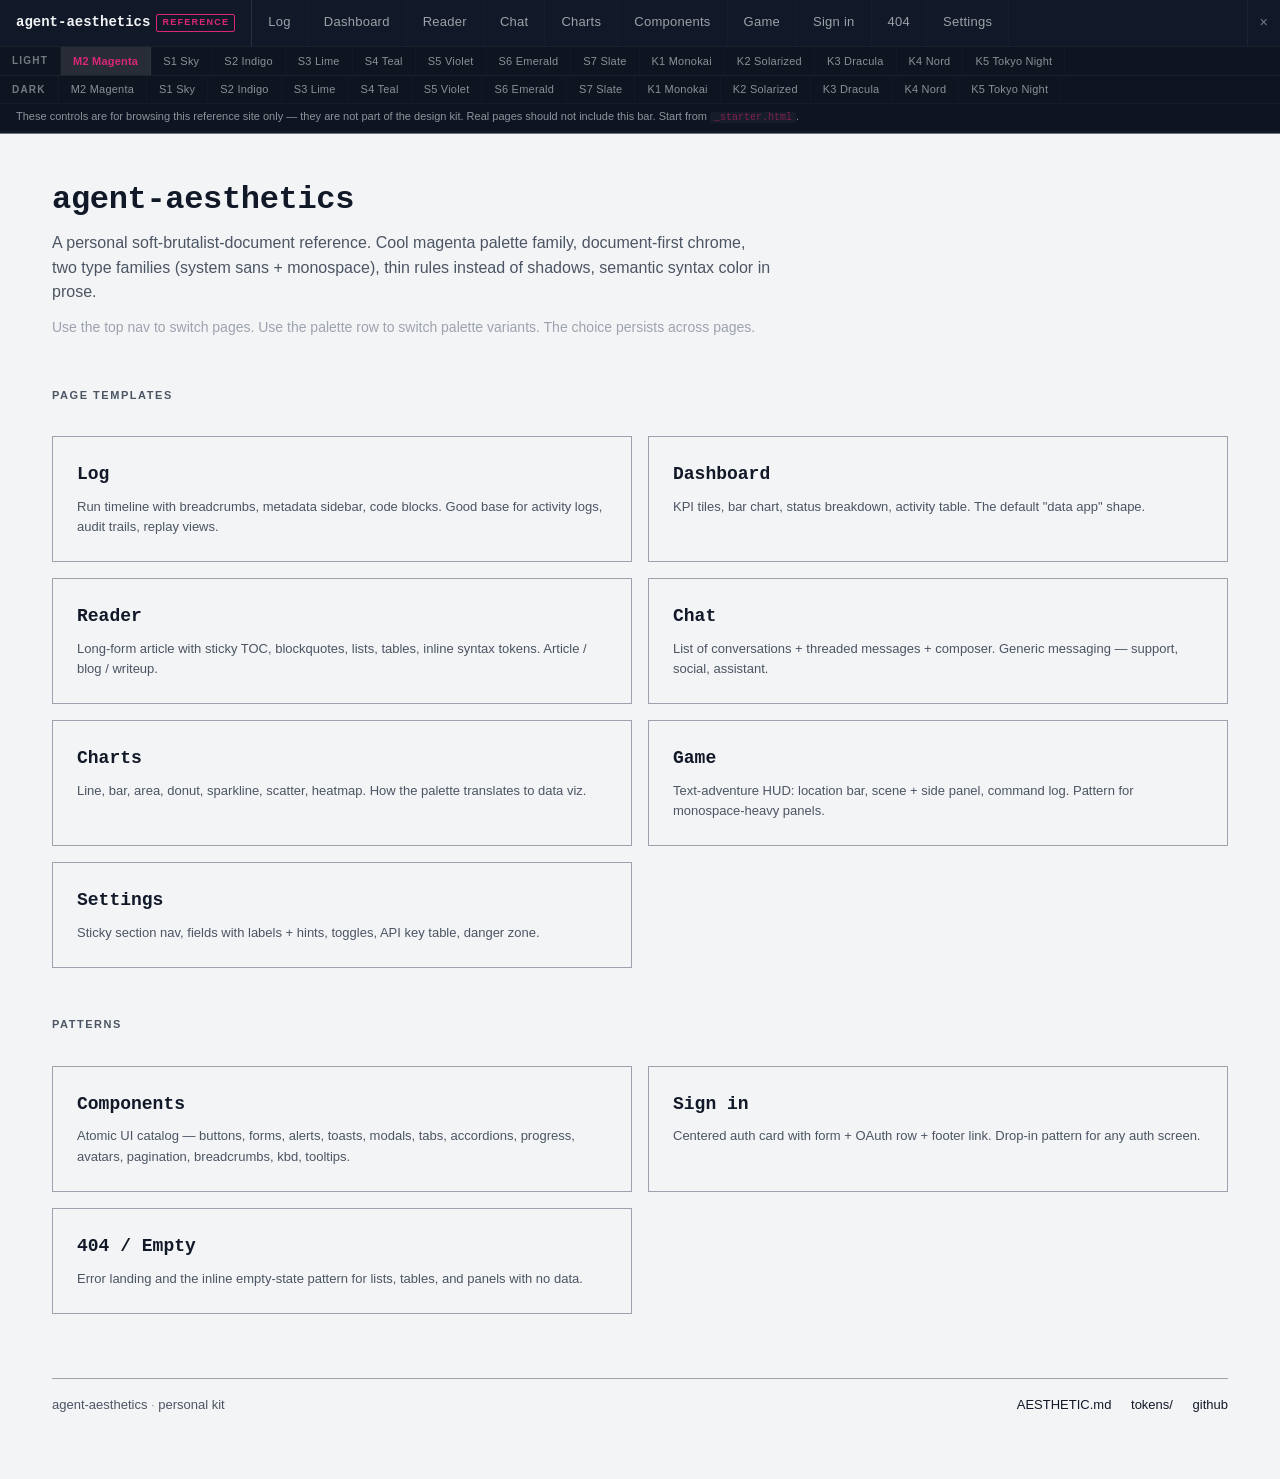
<file: references/web/index.html>
<!doctype html>
<html lang="en">
<head>
<meta charset="utf-8">
<title>agent-aesthetics — index</title>
<meta name="viewport" content="width=device-width, initial-scale=1">
<link rel="stylesheet" href="assets/styles.css">
</head>
<body class="palette-m2">

<!-- Reference-site controls (palette + page switcher), injected by assets/reference.js.
     NOT part of the design kit. Do not copy into real projects; copy _starter.html instead. -->
<nav class="topbar" id="topbar" data-reference-only></nav>

<div class="page">

  <h1 style="font-family: var(--mono);">agent-aesthetics</h1>
  <p style="font-size: 16px; color: var(--text-muted); max-width: 720px; margin: 0 0 var(--space-3) 0;">A personal soft-brutalist-document reference. Cool magenta palette family, document-first chrome, two type families (system sans + monospace), thin rules instead of shadows, semantic syntax color in prose.</p>
  <p style="font-size: 14px; color: var(--text-faint); max-width: 720px; margin: 0 0 var(--space-6) 0;">Use the top nav to switch pages. Use the palette row to switch palette variants. The choice persists across pages.</p>

  <div class="hub-section-title">Page templates</div>
  <div class="hub-grid">
    <a class="hub-card" href="log.html">
      <h3>Log</h3>
      <p>Run timeline with breadcrumbs, metadata sidebar, code blocks. Good base for activity logs, audit trails, replay views.</p>
    </a>
    <a class="hub-card" href="dashboard.html">
      <h3>Dashboard</h3>
      <p>KPI tiles, bar chart, status breakdown, activity table. The default "data app" shape.</p>
    </a>
    <a class="hub-card" href="reader.html">
      <h3>Reader</h3>
      <p>Long-form article with sticky TOC, blockquotes, lists, tables, inline syntax tokens. Article / blog / writeup.</p>
    </a>
    <a class="hub-card" href="chat.html">
      <h3>Chat</h3>
      <p>List of conversations + threaded messages + composer. Generic messaging — support, social, assistant.</p>
    </a>
    <a class="hub-card" href="charts.html">
      <h3>Charts</h3>
      <p>Line, bar, area, donut, sparkline, scatter, heatmap. How the palette translates to data viz.</p>
    </a>
    <a class="hub-card" href="game.html">
      <h3>Game</h3>
      <p>Text-adventure HUD: location bar, scene + side panel, command log. Pattern for monospace-heavy panels.</p>
    </a>
    <a class="hub-card" href="settings.html">
      <h3>Settings</h3>
      <p>Sticky section nav, fields with labels + hints, toggles, API key table, danger zone.</p>
    </a>
  </div>

  <div class="hub-section-title">Patterns</div>
  <div class="hub-grid">
    <a class="hub-card" href="components.html">
      <h3>Components</h3>
      <p>Atomic UI catalog — buttons, forms, alerts, toasts, modals, tabs, accordions, progress, avatars, pagination, breadcrumbs, kbd, tooltips.</p>
    </a>
    <a class="hub-card" href="signin.html">
      <h3>Sign in</h3>
      <p>Centered auth card with form + OAuth row + footer link. Drop-in pattern for any auth screen.</p>
    </a>
    <a class="hub-card" href="notfound.html">
      <h3>404 / Empty</h3>
      <p>Error landing and the inline empty-state pattern for lists, tables, and panels with no data.</p>
    </a>
  </div>

  <footer class="site">
    <span>agent-aesthetics <span class="dot">·</span> personal kit</span>
    <nav>
      <a href="#">AESTHETIC.md</a>
      <a href="#">tokens/</a>
      <a href="#">github</a>
    </nav>
  </footer>

</div>

<script src="assets/reference.js"></script>
</body>
</html>
</file>
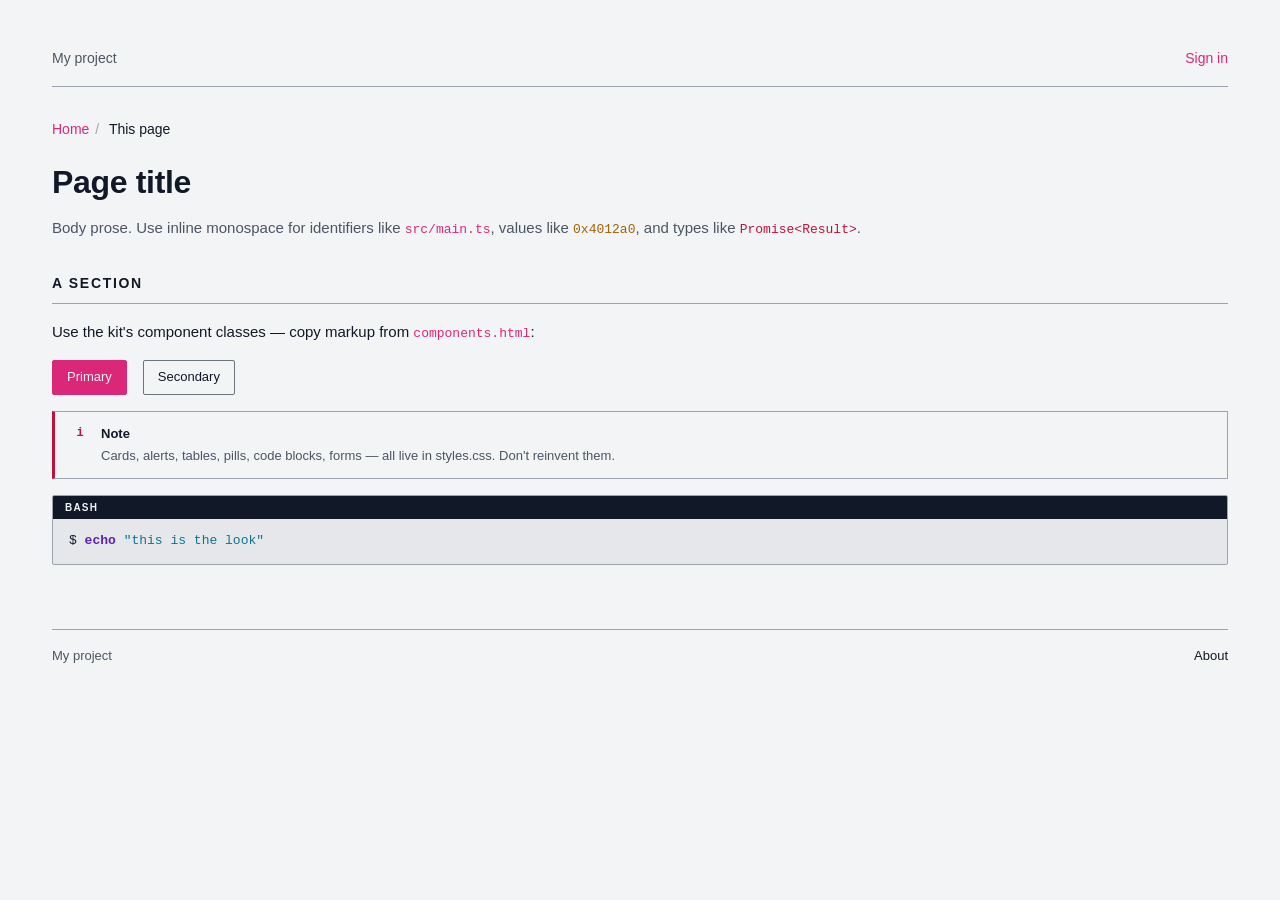
<file: references/web/_starter.html>
<!doctype html>
<!--
  ===========================================================================
  STARTER TEMPLATE — copy THIS into a real project, not the other pages.

  The whole kit a real project needs is ONE file: assets/theme.css.
  It ships the M2 palette and themes itself:
    - light by default
    - dark automatically when the OS prefers dark (no JS)
    - force a mode with <html data-theme="dark"> or data-theme="light"

  A real page therefore needs only:
    1. <link rel="stylesheet" href="assets/theme.css">
    2. your content inside a <div class="page"> wrapper

  Do NOT copy styles.css or reference.js, and do NOT add
  <nav class="topbar"> — those power the reference site only.
  ===========================================================================
-->
<html lang="en">
<head>
<meta charset="utf-8">
<title>My project</title>
<meta name="viewport" content="width=device-width, initial-scale=1">

<!-- The kit. The only file you must copy. Self-themes light/dark. -->
<link rel="stylesheet" href="assets/theme.css">
</head>

<!-- No palette class needed. To pin a mode, add data-theme to <html> above. -->
<body>

<div class="page">

  <!-- optional top row: brand on the left, an action/auth link on the right -->
  <div class="top-row">
    <span class="brand">My project</span>
    <a class="signin" href="#">Sign in</a>
  </div>

  <!-- breadcrumbs instead of a nav bar (document-first) -->
  <nav class="breadcrumb">
    <a href="#">Home</a><span class="sep">/</span>
    <span class="current">This page</span>
  </nav>

  <h1>Page title</h1>
  <p style="color: var(--text-muted);">
    Body prose. Use inline monospace for identifiers like
    <code class="t-path">src/main.ts</code>, values like
    <code class="t-num">0x4012a0</code>, and types like
    <code class="t-type">Promise&lt;Result&gt;</code>.
  </p>

  <h2>A section</h2>
  <p>Use the kit's component classes — copy markup from
    <code class="t-path">components.html</code>:</p>

  <div style="display: flex; gap: var(--space-2); margin: var(--space-4) 0;">
    <a class="btn" href="#">Primary</a>
    <a class="btn secondary" href="#">Secondary</a>
  </div>

  <div class="alert info" style="margin-bottom: var(--space-4);">
    <span class="alert-mark">i</span>
    <div>
      <p class="alert-title">Note</p>
      <p class="alert-body">Cards, alerts, tables, pills, code blocks, forms —
        all live in styles.css. Don't reinvent them.</p>
    </div>
  </div>

  <div class="codeblock">
    <div class="lang">BASH</div>
<pre><code>$ <span class="t-kw">echo</span> <span class="t-str">"this is the look"</span></code></pre>
  </div>

  <footer class="site">
    <span>My project</span>
    <nav><a href="#">About</a></nav>
  </footer>

</div>

<!--
  NO <script src="assets/reference.js"> here. That's reference-site only.
  This page is complete as-is.
-->
</body>
</html>
</file>
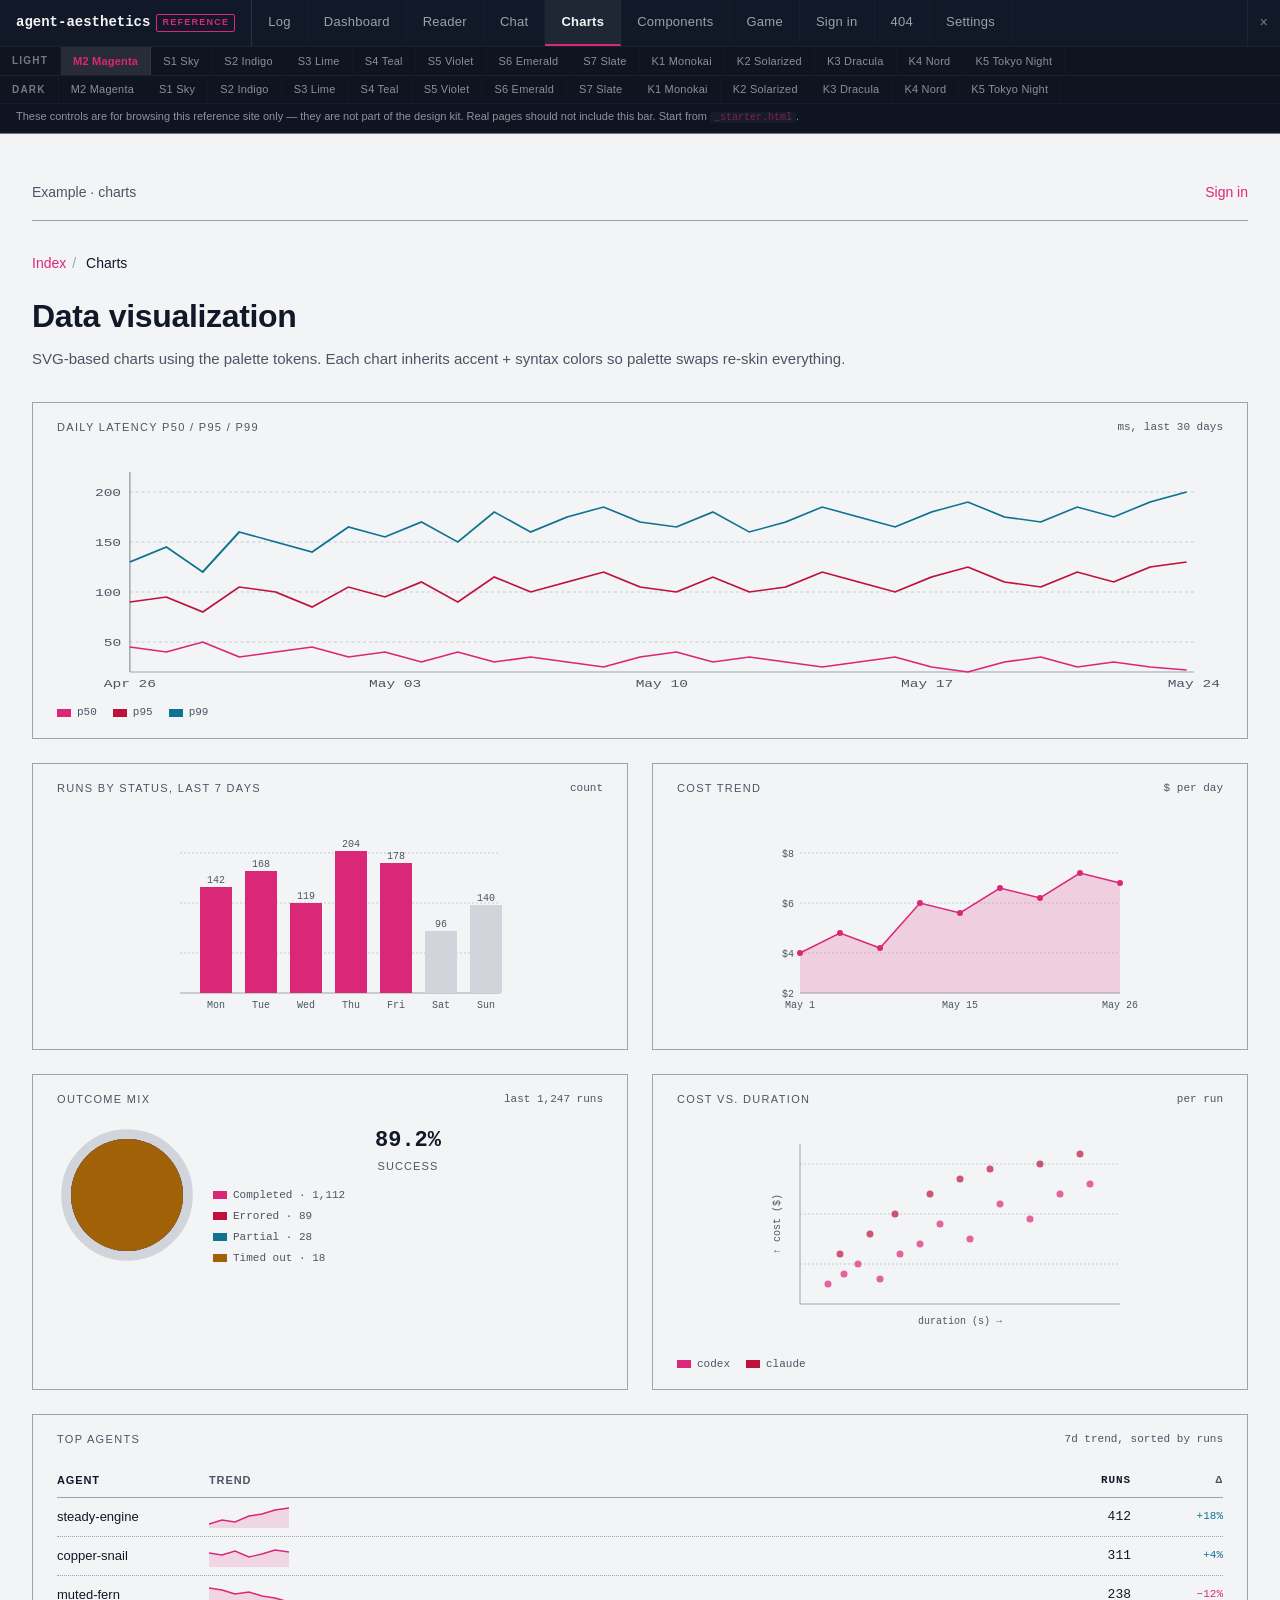
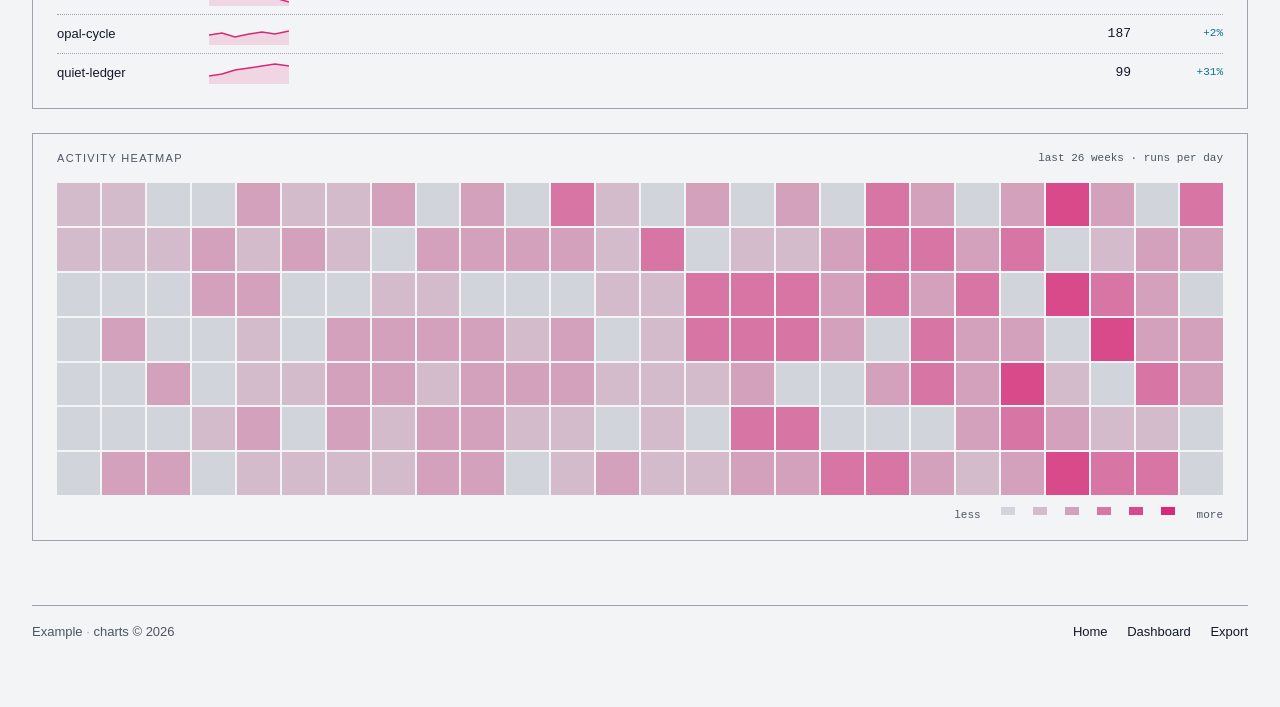
<file: references/web/charts.html>
<!doctype html>
<html lang="en">
<head>
<meta charset="utf-8">
<title>agent-aesthetics — Charts</title>
<meta name="viewport" content="width=device-width, initial-scale=1">
<link rel="stylesheet" href="assets/styles.css">
</head>
<body class="palette-m2">

<!-- Reference-site controls (palette + page switcher), injected by assets/reference.js.
     NOT part of the design kit. Do not copy into real projects; copy _starter.html instead. -->
<nav class="topbar" id="topbar" data-reference-only></nav>

<div class="page wide">

  <div class="top-row">
    <span class="brand">Example <span class="dot">·</span> charts</span>
    <a class="signin" href="signin.html">Sign in</a>
  </div>

  <nav class="breadcrumb">
    <a href="index.html">Index</a><span class="sep">/</span>
    <span class="current">Charts</span>
  </nav>

  <h1>Data visualization</h1>
  <p style="color: var(--text-muted); margin: 0 0 var(--space-6) 0;">SVG-based charts using the palette tokens. Each chart inherits accent + syntax colors so palette swaps re-skin everything.</p>

  <div class="charts-grid">

    <!-- LINE CHART -->
    <div class="card full">
      <div class="card-title"><span>Daily latency p50 / p95 / p99</span><span class="meta">ms, last 30 days</span></div>

      <svg viewBox="0 0 800 240" class="chart-svg" preserveAspectRatio="none" style="height: 240px;">
        <!-- gridlines -->
        <line class="grid-line" x1="50" y1="40" x2="780" y2="40" />
        <line class="grid-line" x1="50" y1="90" x2="780" y2="90" />
        <line class="grid-line" x1="50" y1="140" x2="780" y2="140" />
        <line class="grid-line" x1="50" y1="190" x2="780" y2="190" />
        <!-- y labels -->
        <text class="tick-label" x="44" y="44" text-anchor="end">200</text>
        <text class="tick-label" x="44" y="94" text-anchor="end">150</text>
        <text class="tick-label" x="44" y="144" text-anchor="end">100</text>
        <text class="tick-label" x="44" y="194" text-anchor="end">50</text>
        <!-- axes -->
        <line class="axis-line" x1="50" y1="220" x2="780" y2="220" />
        <line class="axis-line" x1="50" y1="20" x2="50" y2="220" />
        <!-- x labels -->
        <text class="tick-label" x="50" y="235" text-anchor="middle">Apr 26</text>
        <text class="tick-label" x="232" y="235" text-anchor="middle">May 03</text>
        <text class="tick-label" x="415" y="235" text-anchor="middle">May 10</text>
        <text class="tick-label" x="597" y="235" text-anchor="middle">May 17</text>
        <text class="tick-label" x="780" y="235" text-anchor="middle">May 24</text>

        <!-- p99 -->
        <polyline class="series-line s3" points="50,110 75,95 100,120 125,80 150,90 175,100 200,75 225,85 250,70 275,90 300,60 325,80 350,65 375,55 400,70 425,75 450,60 475,80 500,70 525,55 550,65 575,75 600,60 625,50 650,65 675,70 700,55 725,65 750,50 775,40" />
        <!-- p95 -->
        <polyline class="series-line s2" points="50,150 75,145 100,160 125,135 150,140 175,155 200,135 225,145 250,130 275,150 300,125 325,140 350,130 375,120 400,135 425,140 450,125 475,140 500,135 525,120 550,130 575,140 600,125 625,115 650,130 675,135 700,120 725,130 750,115 775,110" />
        <!-- p50 (accent) -->
        <polyline class="series-line" points="50,195 75,200 100,190 125,205 150,200 175,195 200,205 225,200 250,210 275,200 300,210 325,205 350,210 375,215 400,205 425,200 450,210 475,205 500,210 525,215 550,210 575,205 600,215 625,220 650,210 675,205 700,215 725,210 750,215 775,218" />
      </svg>

      <div class="legend">
        <span><span class="sw s1"></span>p50</span>
        <span><span class="sw s2"></span>p95</span>
        <span><span class="sw s3"></span>p99</span>
      </div>
    </div>

    <!-- BAR CHART -->
    <div class="card">
      <div class="card-title"><span>Runs by status, last 7 days</span><span class="meta">count</span></div>

      <svg viewBox="0 0 380 220" class="chart-svg" style="height: 220px;">
        <!-- gridlines -->
        <line class="grid-line" x1="40" y1="40" x2="360" y2="40" />
        <line class="grid-line" x1="40" y1="90" x2="360" y2="90" />
        <line class="grid-line" x1="40" y1="140" x2="360" y2="140" />
        <!-- axes -->
        <line class="axis-line" x1="40" y1="180" x2="360" y2="180" />
        <!-- bars -->
        <rect class="series-bar" x="60"  y="74"  width="32" height="106" />
        <rect class="series-bar" x="105" y="58"  width="32" height="122" />
        <rect class="series-bar" x="150" y="90"  width="32" height="90" />
        <rect class="series-bar" x="195" y="38"  width="32" height="142" />
        <rect class="series-bar" x="240" y="50"  width="32" height="130" />
        <rect class="series-bar dim" x="285" y="118" width="32" height="62" />
        <rect class="series-bar dim" x="330" y="92" width="32" height="88" />
        <!-- bar labels -->
        <text class="tick-label" x="76"  y="195" text-anchor="middle">Mon</text>
        <text class="tick-label" x="121" y="195" text-anchor="middle">Tue</text>
        <text class="tick-label" x="166" y="195" text-anchor="middle">Wed</text>
        <text class="tick-label" x="211" y="195" text-anchor="middle">Thu</text>
        <text class="tick-label" x="256" y="195" text-anchor="middle">Fri</text>
        <text class="tick-label" x="301" y="195" text-anchor="middle">Sat</text>
        <text class="tick-label" x="346" y="195" text-anchor="middle">Sun</text>
        <!-- value tops -->
        <text class="tick-label" x="76"  y="70"  text-anchor="middle">142</text>
        <text class="tick-label" x="121" y="54"  text-anchor="middle">168</text>
        <text class="tick-label" x="166" y="86"  text-anchor="middle">119</text>
        <text class="tick-label" x="211" y="34"  text-anchor="middle">204</text>
        <text class="tick-label" x="256" y="46"  text-anchor="middle">178</text>
        <text class="tick-label" x="301" y="114" text-anchor="middle">96</text>
        <text class="tick-label" x="346" y="88"  text-anchor="middle">140</text>
      </svg>
    </div>

    <!-- AREA CHART -->
    <div class="card">
      <div class="card-title"><span>Cost trend</span><span class="meta">$ per day</span></div>

      <svg viewBox="0 0 380 220" class="chart-svg" style="height: 220px;">
        <!-- gridlines -->
        <line class="grid-line" x1="40" y1="40" x2="360" y2="40" />
        <line class="grid-line" x1="40" y1="90" x2="360" y2="90" />
        <line class="grid-line" x1="40" y1="140" x2="360" y2="140" />
        <line class="axis-line" x1="40" y1="180" x2="360" y2="180" />

        <!-- area -->
        <polygon class="series-area" points="40,140 80,120 120,135 160,90 200,100 240,75 280,85 320,60 360,70 360,180 40,180" />
        <polyline class="series-line" points="40,140 80,120 120,135 160,90 200,100 240,75 280,85 320,60 360,70" />
        <!-- dots -->
        <circle class="series-dot" cx="40"  cy="140" r="3" />
        <circle class="series-dot" cx="80"  cy="120" r="3" />
        <circle class="series-dot" cx="120" cy="135" r="3" />
        <circle class="series-dot" cx="160" cy="90"  r="3" />
        <circle class="series-dot" cx="200" cy="100" r="3" />
        <circle class="series-dot" cx="240" cy="75"  r="3" />
        <circle class="series-dot" cx="280" cy="85"  r="3" />
        <circle class="series-dot" cx="320" cy="60"  r="3" />
        <circle class="series-dot" cx="360" cy="70"  r="3" />

        <text class="tick-label" x="40"  y="195" text-anchor="middle">May 1</text>
        <text class="tick-label" x="200" y="195" text-anchor="middle">May 15</text>
        <text class="tick-label" x="360" y="195" text-anchor="middle">May 26</text>
        <text class="tick-label" x="34"  y="44"  text-anchor="end">$8</text>
        <text class="tick-label" x="34"  y="94"  text-anchor="end">$6</text>
        <text class="tick-label" x="34"  y="144" text-anchor="end">$4</text>
        <text class="tick-label" x="34"  y="184" text-anchor="end">$2</text>
      </svg>
    </div>

    <!-- DONUT CHART -->
    <div class="card">
      <div class="card-title"><span>Outcome mix</span><span class="meta">last 1,247 runs</span></div>

      <div class="donut-wrap">
        <svg viewBox="0 0 100 100" class="donut-svg" style="width: 140px; height: 140px;">
          <!-- track -->
          <circle cx="50" cy="50" r="40" fill="none" stroke="var(--bg-3)" stroke-width="14" />
          <!-- slices: stroke-dasharray = [length, gap]; circumference = 2*pi*40 ≈ 251.3 -->
          <!-- s1: completed 89.2% → 224.2 -->
          <circle class="slice s1" cx="50" cy="50" r="40" fill="none" stroke-width="14"
            stroke-dasharray="224.2 251.3" stroke-dashoffset="0" transform="rotate(-90 50 50)" />
          <!-- s2: errored 7.1% → 17.8, start after 224.2 → dashoffset -224.2 -->
          <circle class="slice s2" cx="50" cy="50" r="40" fill="none" stroke-width="14"
            stroke-dasharray="17.8 251.3" stroke-dashoffset="-224.2" transform="rotate(-90 50 50)" />
          <!-- s3: partial 2.2% → 5.5, start after 242 → dashoffset -242 -->
          <circle class="slice s3" cx="50" cy="50" r="40" fill="none" stroke-width="14"
            stroke-dasharray="5.5 251.3" stroke-dashoffset="-242" transform="rotate(-90 50 50)" />
          <!-- s4: timeout 1.4% → 3.5 -->
          <circle class="slice s4" cx="50" cy="50" r="40" fill="none" stroke-width="14"
            stroke-dasharray="3.5 251.3" stroke-dashoffset="-247.5" transform="rotate(-90 50 50)" />
        </svg>
        <div>
          <div class="donut-center">
            <div class="big">89.2%</div>
            <div class="lbl">Success</div>
          </div>
          <div class="legend" style="margin-top: var(--space-3); flex-direction: column; gap: 4px;">
            <span><span class="sw" style="background: var(--accent);"></span>Completed · 1,112</span>
            <span><span class="sw" style="background: var(--syn-type);"></span>Errored · 89</span>
            <span><span class="sw" style="background: var(--syn-str);"></span>Partial · 28</span>
            <span><span class="sw" style="background: var(--syn-num);"></span>Timed out · 18</span>
          </div>
        </div>
      </div>
    </div>

    <!-- SCATTER -->
    <div class="card">
      <div class="card-title"><span>Cost vs. duration</span><span class="meta">per run</span></div>

      <svg viewBox="0 0 380 220" class="chart-svg" style="height: 220px;">
        <line class="grid-line" x1="40" y1="40" x2="360" y2="40" />
        <line class="grid-line" x1="40" y1="90" x2="360" y2="90" />
        <line class="grid-line" x1="40" y1="140" x2="360" y2="140" />
        <line class="axis-line" x1="40" y1="180" x2="360" y2="180" />
        <line class="axis-line" x1="40" y1="20" x2="40" y2="180" />

        <!-- codex points (s1 / accent) -->
        <circle class="scatter-pt" cx="68"  cy="160" r="3.5" />
        <circle class="scatter-pt" cx="84"  cy="150" r="3.5" />
        <circle class="scatter-pt" cx="98"  cy="140" r="3.5" />
        <circle class="scatter-pt" cx="120" cy="155" r="3.5" />
        <circle class="scatter-pt" cx="140" cy="130" r="3.5" />
        <circle class="scatter-pt" cx="160" cy="120" r="3.5" />
        <circle class="scatter-pt" cx="180" cy="100" r="3.5" />
        <circle class="scatter-pt" cx="210" cy="115" r="3.5" />
        <circle class="scatter-pt" cx="240" cy="80"  r="3.5" />
        <circle class="scatter-pt" cx="270" cy="95"  r="3.5" />
        <circle class="scatter-pt" cx="300" cy="70"  r="3.5" />
        <circle class="scatter-pt" cx="330" cy="60"  r="3.5" />

        <!-- claude points (s2 / type) -->
        <circle class="scatter-pt s2" cx="80"  cy="130" r="3.5" />
        <circle class="scatter-pt s2" cx="110" cy="110" r="3.5" />
        <circle class="scatter-pt s2" cx="135" cy="90"  r="3.5" />
        <circle class="scatter-pt s2" cx="170" cy="70"  r="3.5" />
        <circle class="scatter-pt s2" cx="200" cy="55"  r="3.5" />
        <circle class="scatter-pt s2" cx="230" cy="45"  r="3.5" />
        <circle class="scatter-pt s2" cx="280" cy="40"  r="3.5" />
        <circle class="scatter-pt s2" cx="320" cy="30"  r="3.5" />

        <text class="tick-label" x="200" y="200" text-anchor="middle">duration (s) →</text>
        <text class="tick-label" x="20"  y="100" text-anchor="middle" transform="rotate(-90 20 100)">↑ cost ($)</text>
      </svg>

      <div class="legend">
        <span><span class="sw s1"></span>codex</span>
        <span><span class="sw s2"></span>claude</span>
      </div>
    </div>

    <!-- SPARKLINE TABLE -->
    <div class="card full">
      <div class="card-title"><span>Top agents</span><span class="meta">7d trend, sorted by runs</span></div>

      <div class="stat-row" style="font-weight: 600; color: var(--text-muted); border-bottom: 1px solid var(--rule); padding-bottom: var(--space-2); font-size: 11px; text-transform: uppercase; letter-spacing: 0.08em;">
        <span class="name">Agent</span>
        <span style="font-family: var(--sans);">Trend</span>
        <span class="num">Runs</span>
        <span class="delta">Δ</span>
      </div>

      <div class="stat-row">
        <span class="name">steady-engine</span>
        <span>
          <svg class="sparkline" viewBox="0 0 80 22" preserveAspectRatio="none">
            <path class="area" d="M0,18 L13,14 L26,16 L40,10 L53,8 L66,4 L80,2 L80,22 L0,22 Z" />
            <path class="line" d="M0,18 L13,14 L26,16 L40,10 L53,8 L66,4 L80,2" />
          </svg>
        </span>
        <span class="num">412</span>
        <span class="delta up">+18%</span>
      </div>

      <div class="stat-row">
        <span class="name">copper-snail</span>
        <span>
          <svg class="sparkline" viewBox="0 0 80 22" preserveAspectRatio="none">
            <path class="area" d="M0,8 L13,10 L26,6 L40,12 L53,9 L66,5 L80,7 L80,22 L0,22 Z" />
            <path class="line" d="M0,8 L13,10 L26,6 L40,12 L53,9 L66,5 L80,7" />
          </svg>
        </span>
        <span class="num">311</span>
        <span class="delta up">+4%</span>
      </div>

      <div class="stat-row">
        <span class="name">muted-fern</span>
        <span>
          <svg class="sparkline" viewBox="0 0 80 22" preserveAspectRatio="none">
            <path class="area" d="M0,4 L13,6 L26,10 L40,8 L53,12 L66,14 L80,18 L80,22 L0,22 Z" />
            <path class="line" d="M0,4 L13,6 L26,10 L40,8 L53,12 L66,14 L80,18" />
          </svg>
        </span>
        <span class="num">238</span>
        <span class="delta down">−12%</span>
      </div>

      <div class="stat-row">
        <span class="name">opal-cycle</span>
        <span>
          <svg class="sparkline" viewBox="0 0 80 22" preserveAspectRatio="none">
            <path class="area" d="M0,12 L13,10 L26,14 L40,11 L53,9 L66,11 L80,8 L80,22 L0,22 Z" />
            <path class="line" d="M0,12 L13,10 L26,14 L40,11 L53,9 L66,11 L80,8" />
          </svg>
        </span>
        <span class="num">187</span>
        <span class="delta up">+2%</span>
      </div>

      <div class="stat-row">
        <span class="name">quiet-ledger</span>
        <span>
          <svg class="sparkline" viewBox="0 0 80 22" preserveAspectRatio="none">
            <path class="area" d="M0,14 L13,12 L26,8 L40,6 L53,4 L66,2 L80,4 L80,22 L0,22 Z" />
            <path class="line" d="M0,14 L13,12 L26,8 L40,6 L53,4 L66,2 L80,4" />
          </svg>
        </span>
        <span class="num">99</span>
        <span class="delta up">+31%</span>
      </div>

    </div>

    <!-- HEATMAP -->
    <div class="card full">
      <div class="card-title"><span>Activity heatmap</span><span class="meta">last 26 weeks · runs per day</span></div>

      <div class="heatmap" id="heatmap" style="grid-template-columns: repeat(26, 1fr); grid-template-rows: repeat(7, 1fr);"></div>

      <div class="legend" style="justify-content: flex-end; margin-top: var(--space-3);">
        <span style="margin-right: 4px;">less</span>
        <span class="sw" style="background: var(--bg-3); margin-right: 2px;"></span>
        <span class="sw" style="background: color-mix(in srgb, var(--accent) 15%, var(--bg-3)); margin-right: 2px;"></span>
        <span class="sw" style="background: color-mix(in srgb, var(--accent) 30%, var(--bg-3)); margin-right: 2px;"></span>
        <span class="sw" style="background: color-mix(in srgb, var(--accent) 55%, var(--bg-3)); margin-right: 2px;"></span>
        <span class="sw" style="background: color-mix(in srgb, var(--accent) 80%, var(--bg-3)); margin-right: 2px;"></span>
        <span class="sw" style="background: var(--accent); margin-right: 6px;"></span>
        <span>more</span>
      </div>
    </div>

  </div>

  <footer class="site">
    <span>Example <span class="dot">·</span> charts © 2026</span>
    <nav>
      <a href="index.html">Home</a>
      <a href="dashboard.html">Dashboard</a>
      <a href="#">Export</a>
    </nav>
  </footer>

</div>

<script>
  // generate heatmap cells (26 weeks × 7 days = 182 cells)
  (function(){
    var hm = document.getElementById('heatmap');
    if (!hm) return;
    // deterministic pseudo-random pattern, weighted by recency
    var s = 17;
    function r(){ s = (s * 1103515245 + 12345) & 0x7fffffff; return s / 0x7fffffff; }
    // column-major: weeks × days
    var cells = [];
    for (var d = 0; d < 7; d++) {
      for (var w = 0; w < 26; w++) {
        var weight = 0.3 + (w / 26) * 0.6;
        var v = r() * weight;
        var lv = v < 0.15 ? 0 : v < 0.3 ? 1 : v < 0.5 ? 2 : v < 0.7 ? 3 : v < 0.88 ? 4 : 5;
        cells.push('<div class="cell' + (lv ? ' lv' + lv : '') + '" title="week ' + (w+1) + '"></div>');
      }
    }
    hm.innerHTML = cells.join('');
  })();
</script>

<script src="assets/reference.js"></script>
</body>
</html>
</file>
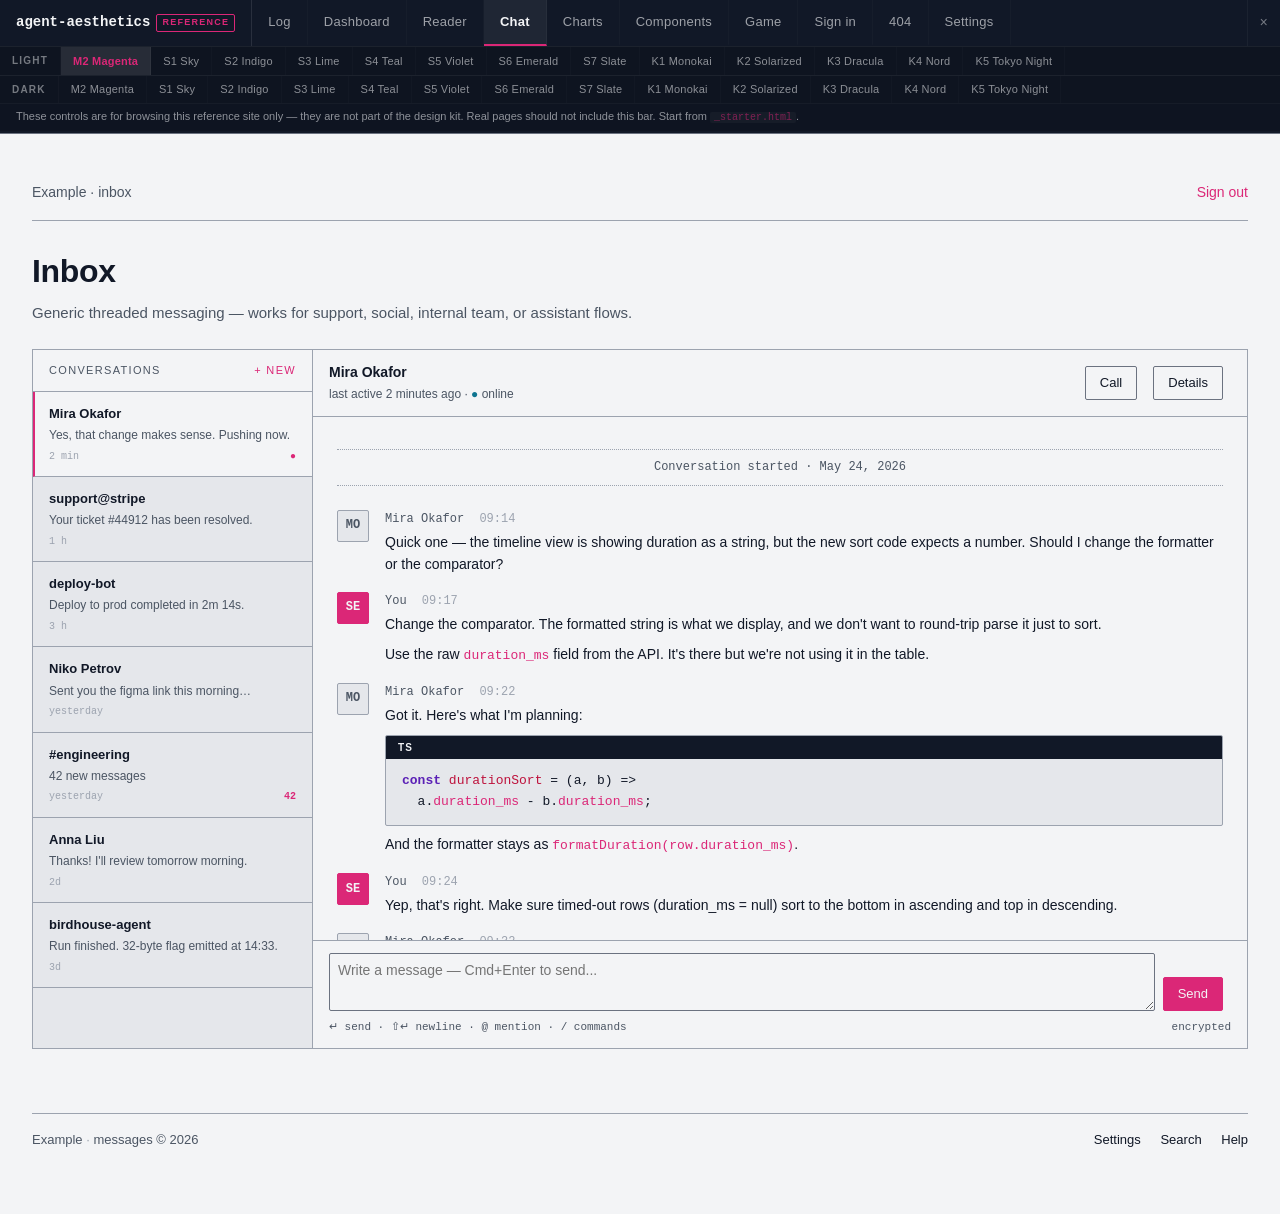
<file: references/web/chat.html>
<!doctype html>
<html lang="en">
<head>
<meta charset="utf-8">
<title>agent-aesthetics — Chat</title>
<meta name="viewport" content="width=device-width, initial-scale=1">
<link rel="stylesheet" href="assets/styles.css">
</head>
<body class="palette-m2">

<!-- Reference-site controls (palette + page switcher), injected by assets/reference.js.
     NOT part of the design kit. Do not copy into real projects; copy _starter.html instead. -->
<nav class="topbar" id="topbar" data-reference-only></nav>

<div class="page wide">

  <div class="top-row">
    <span class="brand">Example <span class="dot">·</span> inbox</span>
    <a class="signin" href="#">Sign out</a>
  </div>

  <h1 style="margin-bottom: var(--space-3);">Inbox</h1>
  <p style="color: var(--text-muted); margin: 0 0 var(--space-5) 0;">Generic threaded messaging — works for support, social, internal team, or assistant flows.</p>

  <div class="chat-shell">

    <aside class="chat-list">
      <div class="chat-list-header">
        <span>Conversations</span>
        <a href="#" style="font-size: 11px; color: var(--accent);">+ New</a>
      </div>

      <a class="chat-list-item active" href="#">
        <div class="who">Mira Okafor</div>
        <div class="preview">Yes, that change makes sense. Pushing now.</div>
        <div class="meta"><span>2 min</span><span class="unread">●</span></div>
      </a>

      <a class="chat-list-item" href="#">
        <div class="who">support@stripe</div>
        <div class="preview">Your ticket #44912 has been resolved.</div>
        <div class="meta"><span>1 h</span><span></span></div>
      </a>

      <a class="chat-list-item" href="#">
        <div class="who">deploy-bot</div>
        <div class="preview">Deploy to prod completed in 2m 14s.</div>
        <div class="meta"><span>3 h</span><span></span></div>
      </a>

      <a class="chat-list-item" href="#">
        <div class="who">Niko Petrov</div>
        <div class="preview">Sent you the figma link this morning…</div>
        <div class="meta"><span>yesterday</span><span></span></div>
      </a>

      <a class="chat-list-item" href="#">
        <div class="who">#engineering</div>
        <div class="preview">42 new messages</div>
        <div class="meta"><span>yesterday</span><span class="unread">42</span></div>
      </a>

      <a class="chat-list-item" href="#">
        <div class="who">Anna Liu</div>
        <div class="preview">Thanks! I'll review tomorrow morning.</div>
        <div class="meta"><span>2d</span><span></span></div>
      </a>

      <a class="chat-list-item" href="#">
        <div class="who">birdhouse-agent</div>
        <div class="preview">Run finished. 32-byte flag emitted at 14:33.</div>
        <div class="meta"><span>3d</span><span></span></div>
      </a>

    </aside>

    <section class="chat-thread">

      <div class="chat-thread-header">
        <div>
          <div class="title">Mira Okafor</div>
          <div class="sub">last active 2 minutes ago <span class="dot">·</span> <span class="t-str">●</span> online</div>
        </div>
        <div style="display: flex; gap: var(--space-2);">
          <a class="btn secondary" href="#">Call</a>
          <a class="btn secondary" href="#">Details</a>
        </div>
      </div>

      <div class="chat-messages">

        <div class="chat-msg system"><div class="body">Conversation started · May 24, 2026</div></div>

        <div class="chat-msg assistant">
          <div class="avatar">MO</div>
          <div>
            <div class="who">Mira Okafor <span class="ts">09:14</span></div>
            <div class="body">
              <p>Quick one — the timeline view is showing duration as a string, but the new sort code expects a number. Should I change the formatter or the comparator?</p>
            </div>
          </div>
        </div>

        <div class="chat-msg user">
          <div class="avatar">SE</div>
          <div>
            <div class="who">You <span class="ts">09:17</span></div>
            <div class="body">
              <p>Change the comparator. The formatted string is what we display, and we don't want to round-trip parse it just to sort.</p>
              <p>Use the raw <code class="t-path">duration_ms</code> field from the API. It's there but we're not using it in the table.</p>
            </div>
          </div>
        </div>

        <div class="chat-msg assistant">
          <div class="avatar">MO</div>
          <div>
            <div class="who">Mira Okafor <span class="ts">09:22</span></div>
            <div class="body">
              <p>Got it. Here's what I'm planning:</p>
              <div class="codeblock">
                <div class="lang">TS</div>
<pre><code><span class="t-kw">const</span> <span class="t-type">durationSort</span> = (a, b) =&gt;
  a.<span class="t-path">duration_ms</span> - b.<span class="t-path">duration_ms</span>;</code></pre>
              </div>
              <p>And the formatter stays as <code class="t-path">formatDuration(row.duration_ms)</code>.</p>
            </div>
          </div>
        </div>

        <div class="chat-msg user">
          <div class="avatar">SE</div>
          <div>
            <div class="who">You <span class="ts">09:24</span></div>
            <div class="body">
              <p>Yep, that's right. Make sure timed-out rows (duration_ms = null) sort to the bottom in ascending and top in descending.</p>
            </div>
          </div>
        </div>

        <div class="chat-msg assistant">
          <div class="avatar">MO</div>
          <div>
            <div class="who">Mira Okafor <span class="ts">09:32</span></div>
            <div class="body">
              <p>Yes, that change makes sense. Pushing now.</p>
              <div class="tool-call">
                <div><span class="tool-name">git push</span> <span class="tool-arg">origin fix/timeline-sort-comparator</span></div>
                <div style="color: var(--syn-str); margin-top: 2px;">→ pushed 1 commit · CI started</div>
              </div>
            </div>
          </div>
        </div>

      </div>

      <div class="chat-input">
        <div class="chat-input-row">
          <textarea placeholder="Write a message — Cmd+Enter to send..."></textarea>
          <button class="btn">Send</button>
        </div>
        <div class="chat-meta-row">
          <span>↵ send · ⇧↵ newline · @ mention · / commands</span>
          <span class="grow"></span>
          <span>encrypted</span>
        </div>
      </div>

    </section>

  </div>

  <footer class="site">
    <span>Example <span class="dot">·</span> messages © 2026</span>
    <nav>
      <a href="#">Settings</a>
      <a href="#">Search</a>
      <a href="#">Help</a>
    </nav>
  </footer>

</div>

<script src="assets/reference.js"></script>
</body>
</html>
</file>
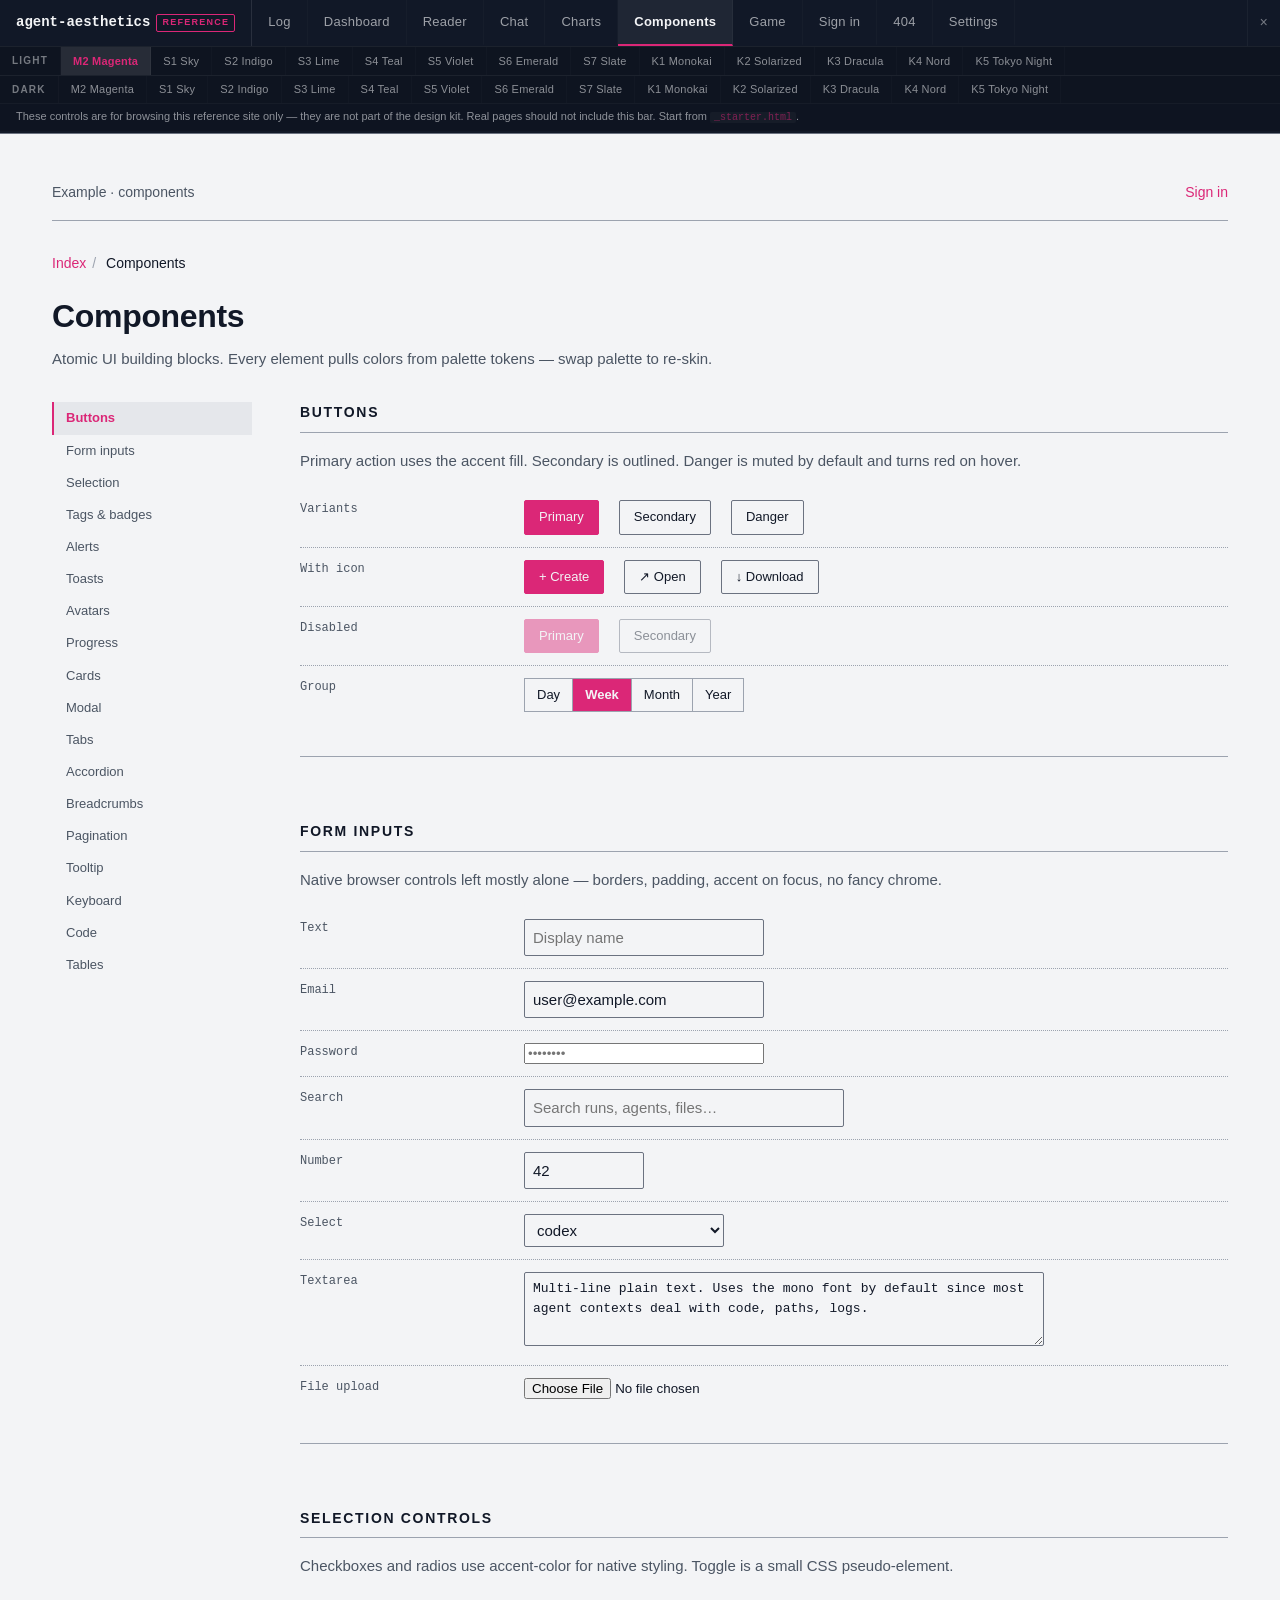
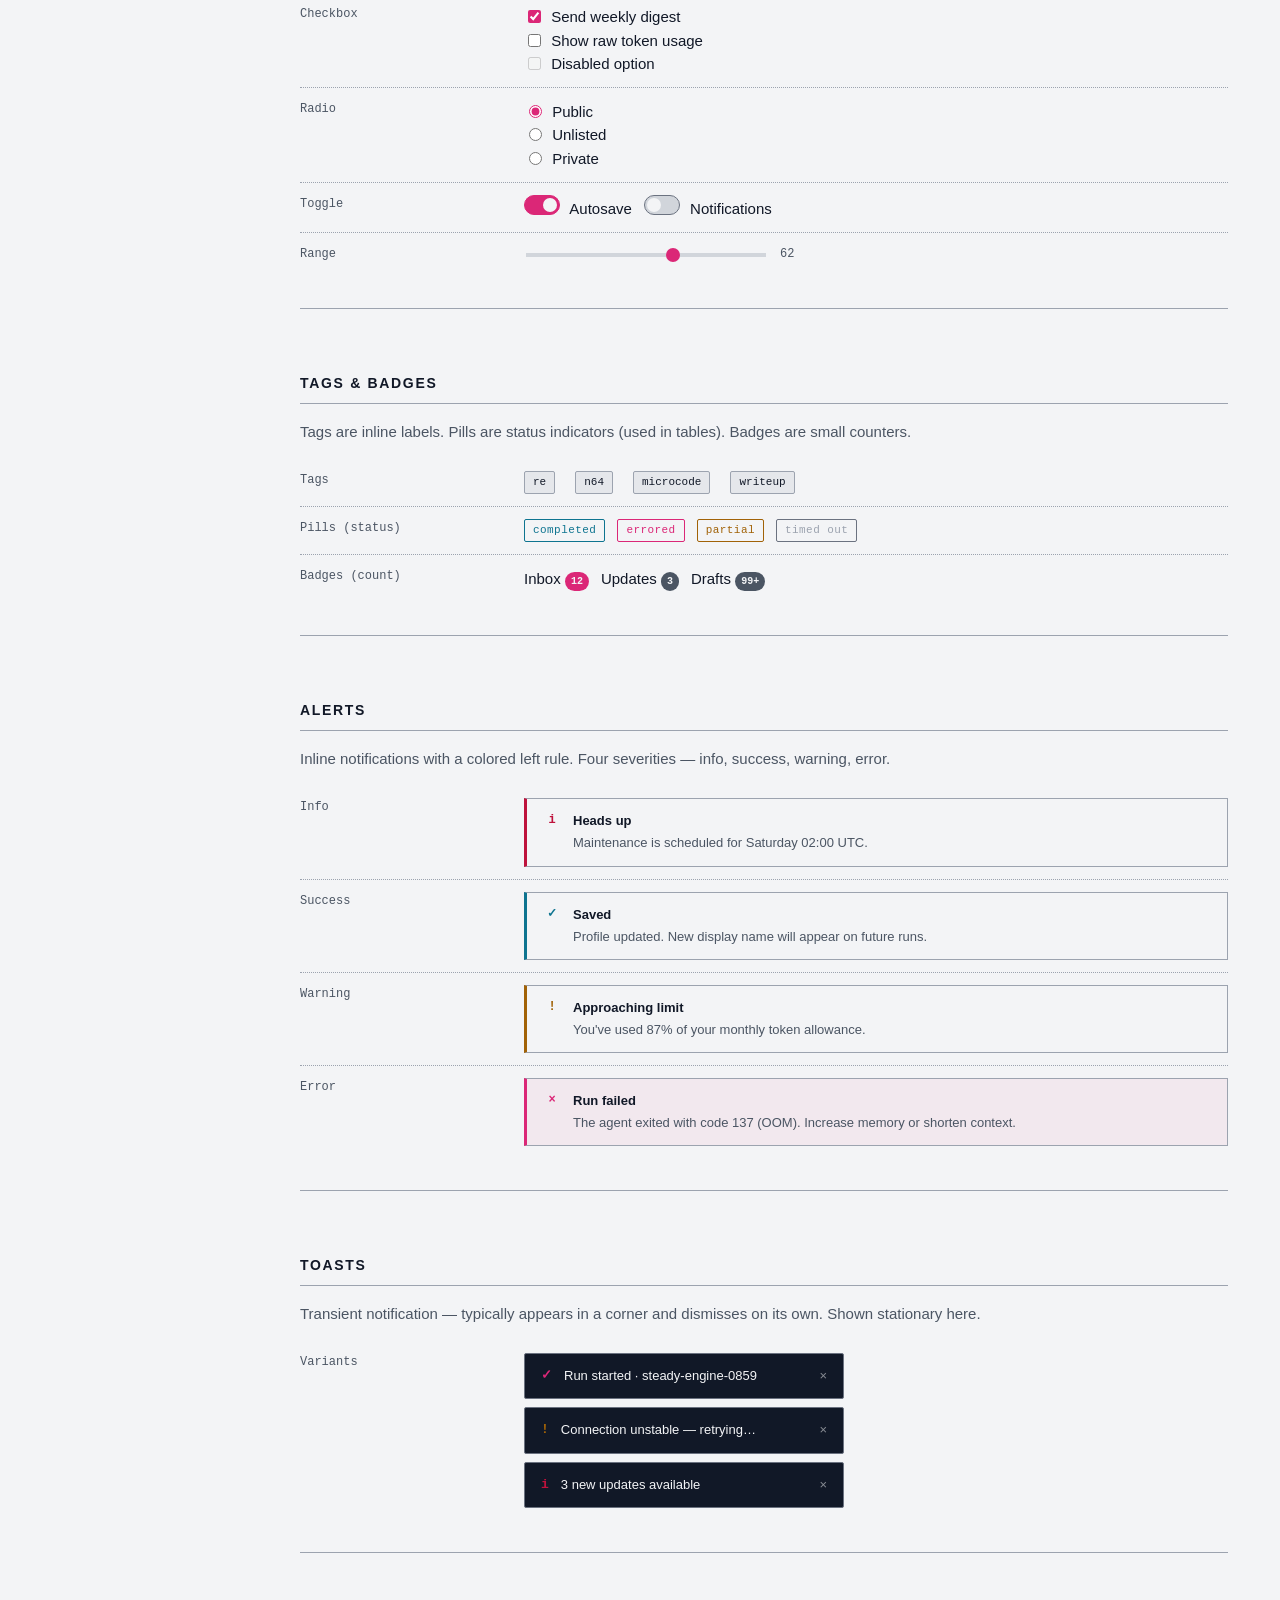
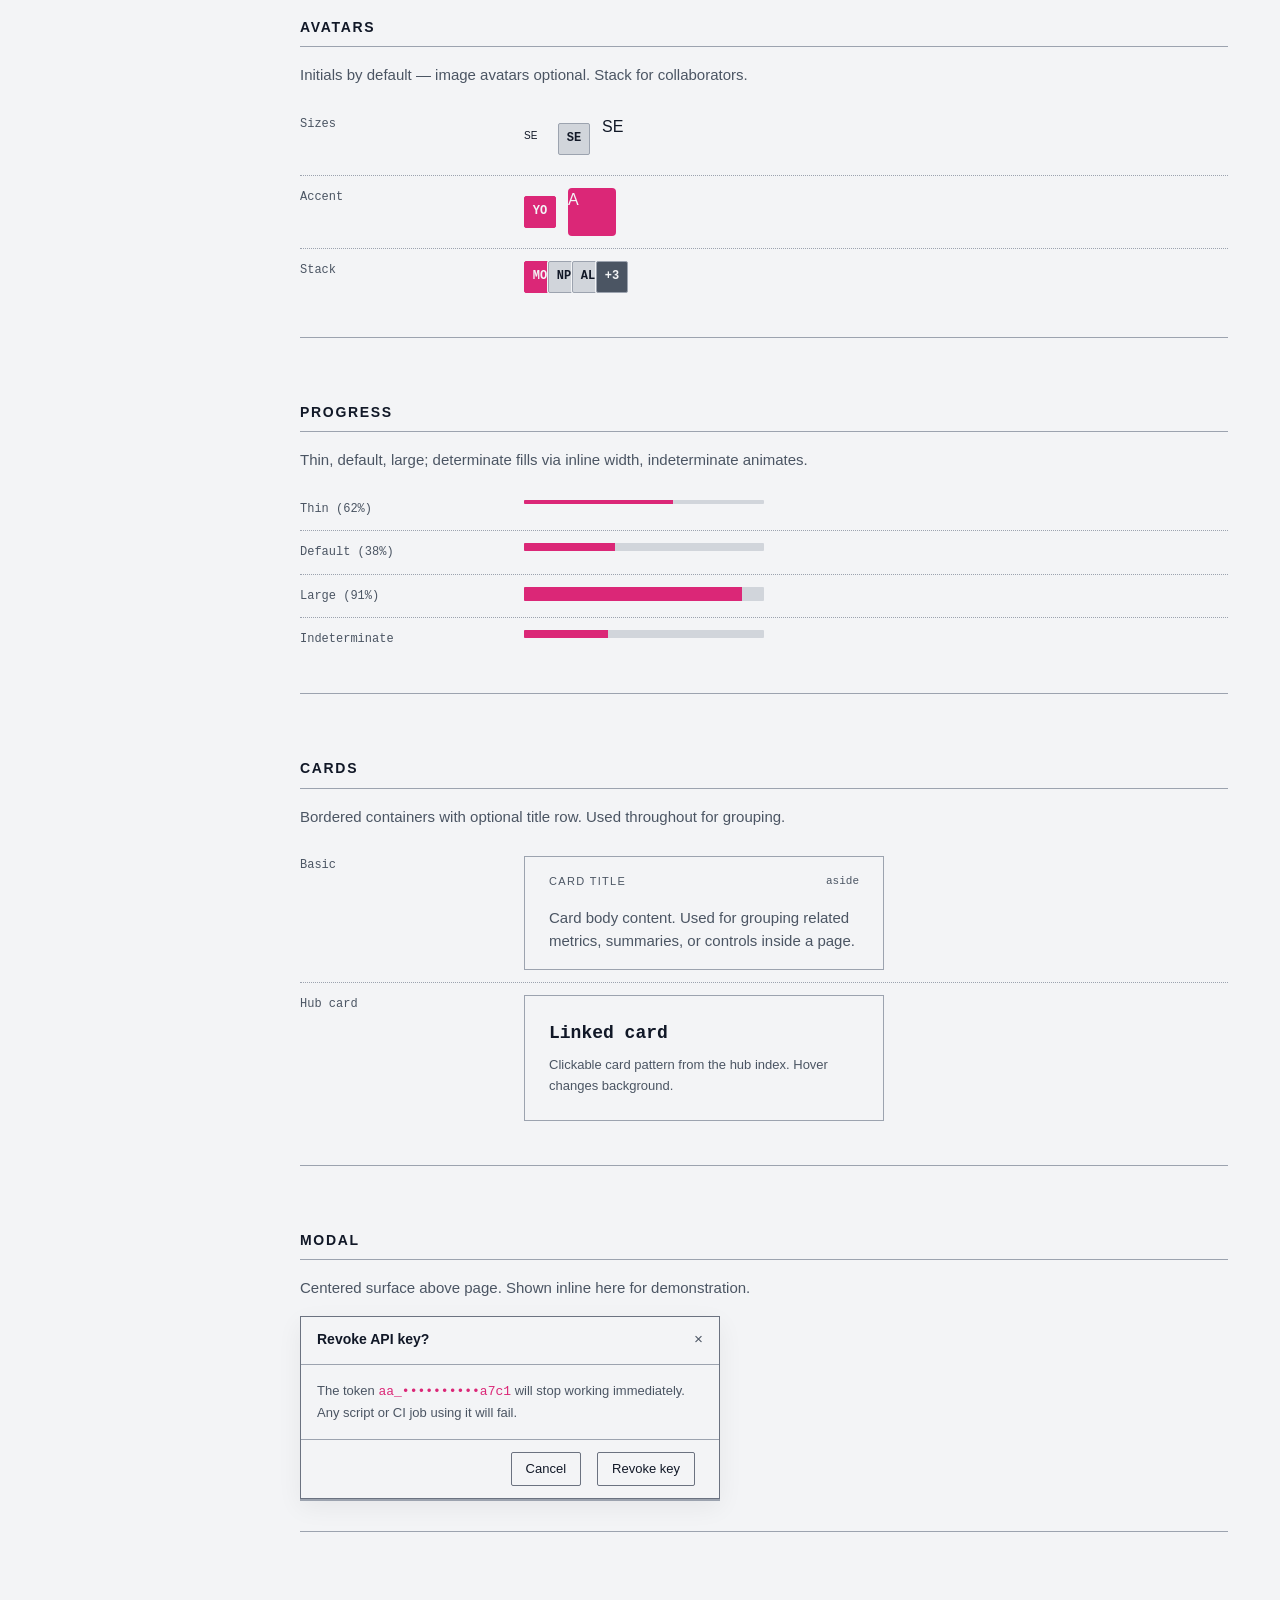
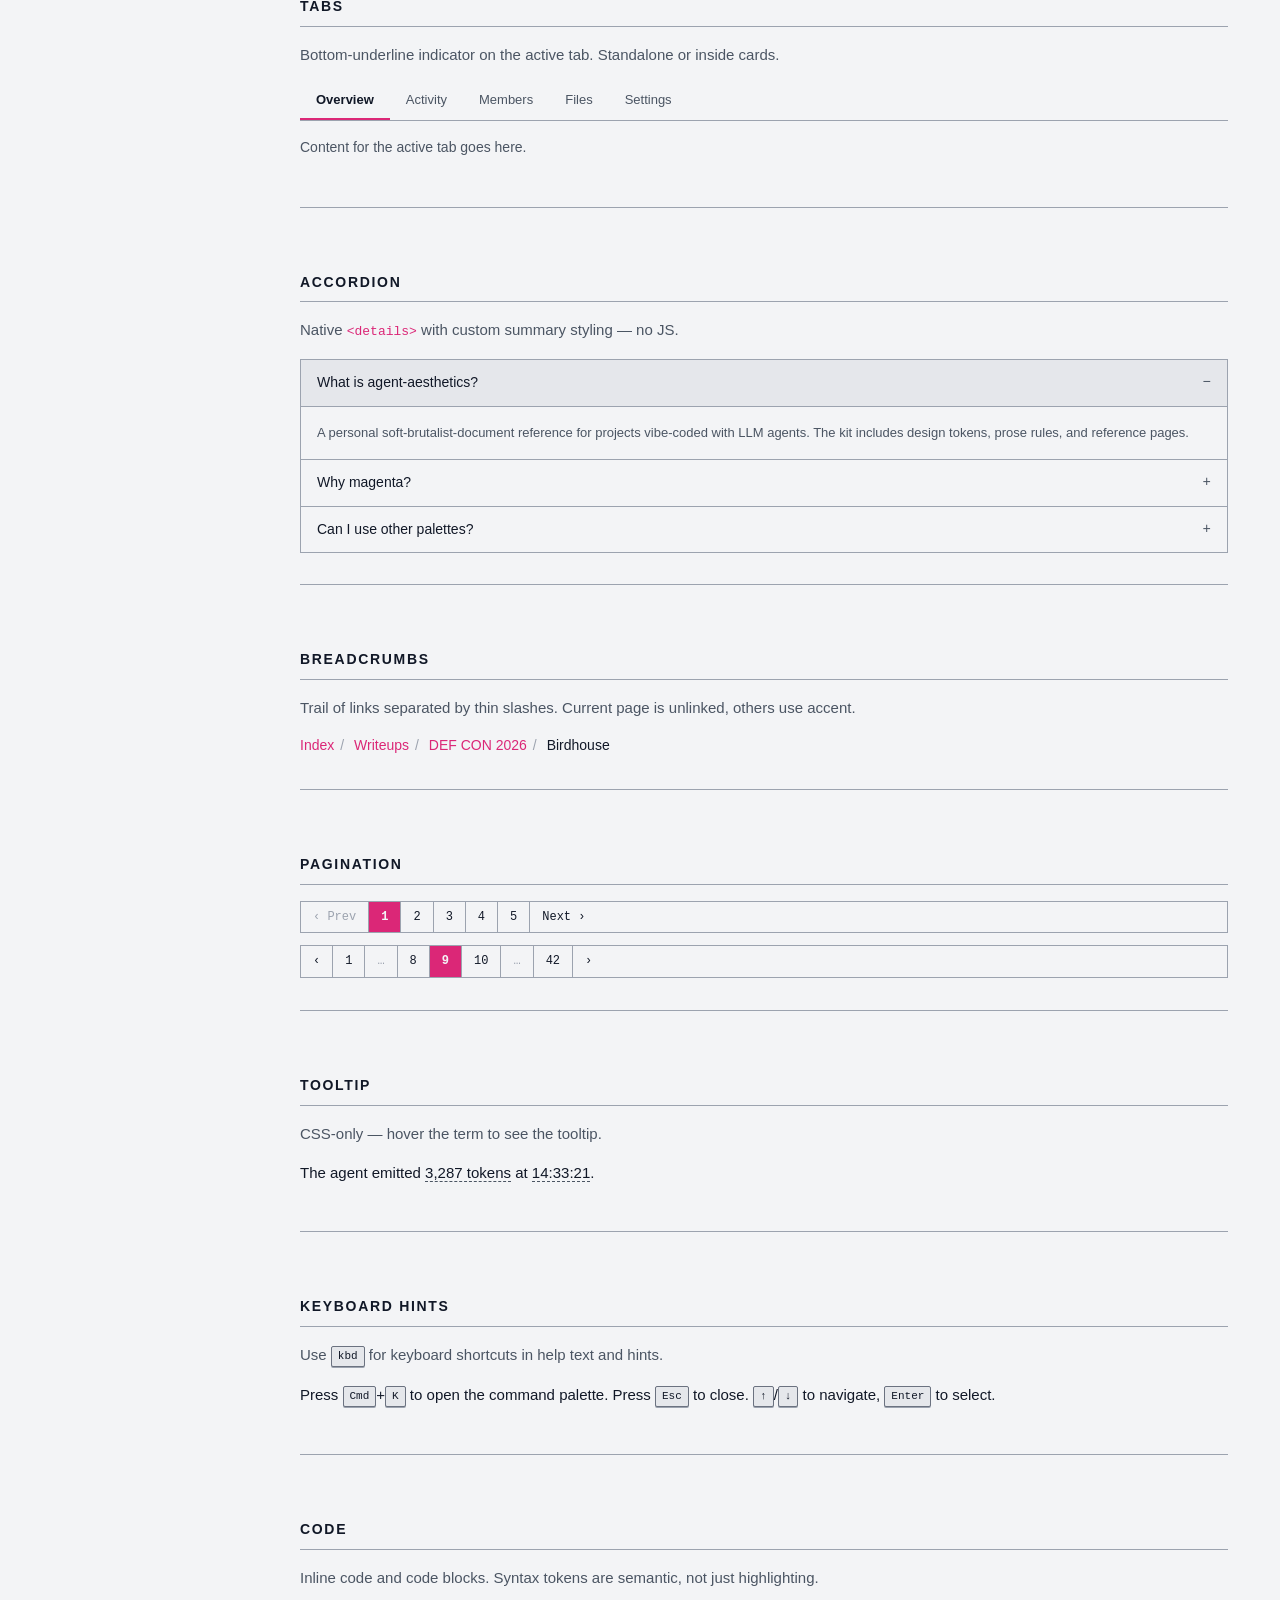
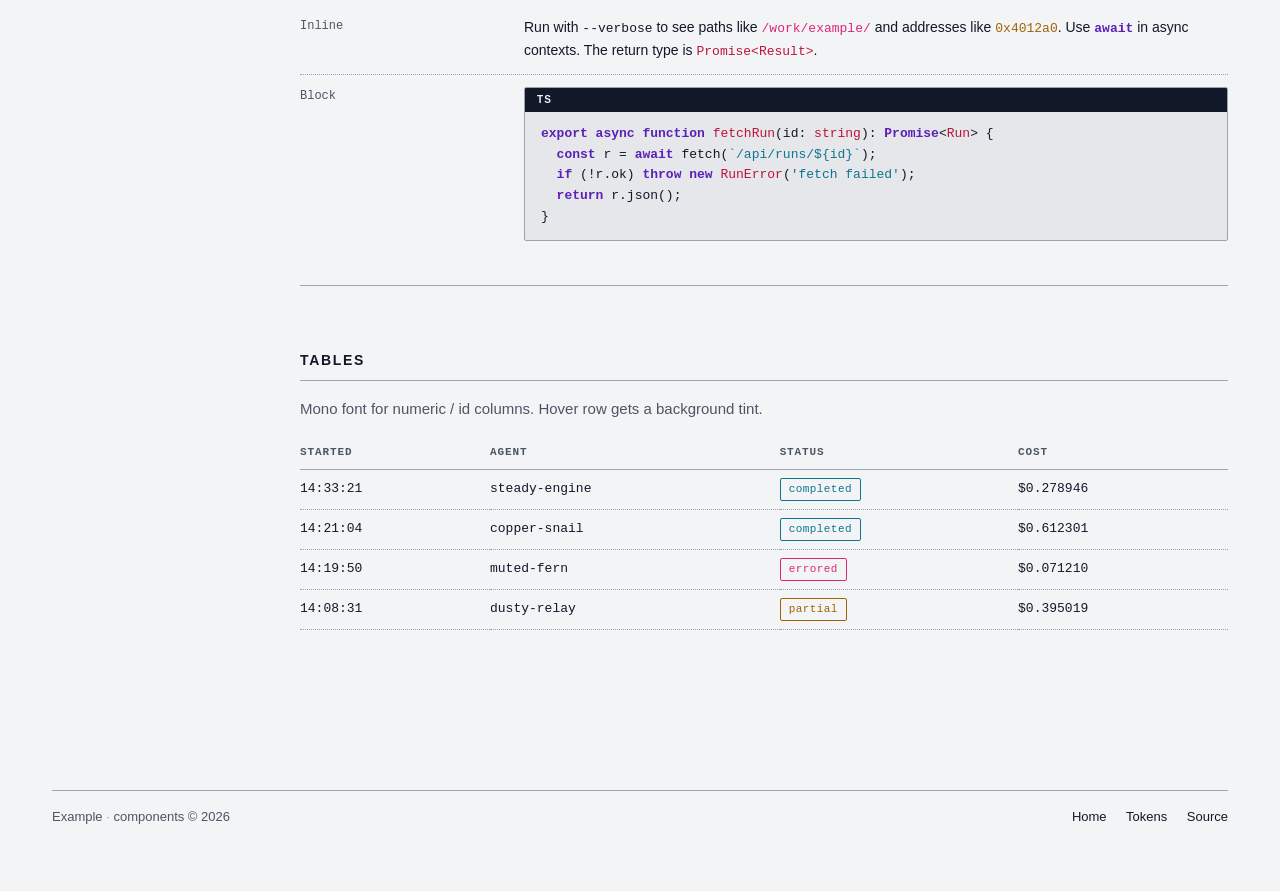
<file: references/web/components.html>
<!doctype html>
<html lang="en">
<head>
<meta charset="utf-8">
<title>agent-aesthetics — Components</title>
<meta name="viewport" content="width=device-width, initial-scale=1">
<link rel="stylesheet" href="assets/styles.css">
</head>
<body class="palette-m2">

<!-- Reference-site controls (palette + page switcher), injected by assets/reference.js.
     NOT part of the design kit. Do not copy into real projects; copy _starter.html instead. -->
<nav class="topbar" id="topbar" data-reference-only></nav>

<div class="page">

  <div class="top-row">
    <span class="brand">Example <span class="dot">·</span> components</span>
    <a class="signin" href="signin.html">Sign in</a>
  </div>

  <nav class="breadcrumb">
    <a href="index.html">Index</a><span class="sep">/</span>
    <span class="current">Components</span>
  </nav>

  <h1>Components</h1>
  <p style="color: var(--text-muted); margin: 0 0 var(--space-6) 0;">Atomic UI building blocks. Every element pulls colors from palette tokens — swap palette to re-skin.</p>

  <div class="settings-grid">

    <nav class="settings-nav">
      <a href="#buttons" class="active">Buttons</a>
      <a href="#inputs">Form inputs</a>
      <a href="#selection">Selection</a>
      <a href="#tags">Tags &amp; badges</a>
      <a href="#alerts">Alerts</a>
      <a href="#toasts">Toasts</a>
      <a href="#avatars">Avatars</a>
      <a href="#progress">Progress</a>
      <a href="#cards">Cards</a>
      <a href="#modal">Modal</a>
      <a href="#tabs">Tabs</a>
      <a href="#accordion">Accordion</a>
      <a href="#breadcrumb">Breadcrumbs</a>
      <a href="#pagination">Pagination</a>
      <a href="#tooltip">Tooltip</a>
      <a href="#kbd">Keyboard</a>
      <a href="#code">Code</a>
      <a href="#table">Tables</a>
    </nav>

    <div>

      <section id="buttons" class="cat-section">
        <h2>Buttons</h2>
        <p class="desc">Primary action uses the accent fill. Secondary is outlined. Danger is muted by default and turns red on hover.</p>
        <div class="cat-grid"><div class="label-cell">Variants</div><div class="demo-cell">
          <a class="btn" href="#">Primary</a>
          <a class="btn secondary" href="#">Secondary</a>
          <a class="btn danger" href="#">Danger</a>
        </div></div>
        <div class="cat-grid"><div class="label-cell">With icon</div><div class="demo-cell">
          <a class="btn" href="#">+ Create</a>
          <a class="btn secondary" href="#">↗ Open</a>
          <a class="btn secondary" href="#">↓ Download</a>
        </div></div>
        <div class="cat-grid"><div class="label-cell">Disabled</div><div class="demo-cell">
          <a class="btn disabled" href="#">Primary</a>
          <a class="btn secondary disabled" href="#">Secondary</a>
        </div></div>
        <div class="cat-grid"><div class="label-cell">Group</div><div class="demo-cell">
          <span class="pagination" style="font-family: var(--sans); font-size: 13px;">
            <a href="#">Day</a><a href="#" class="current" style="background: var(--accent);">Week</a><a href="#">Month</a><a href="#">Year</a>
          </span>
        </div></div>
      </section>

      <section id="inputs" class="cat-section">
        <h2>Form inputs</h2>
        <p class="desc">Native browser controls left mostly alone — borders, padding, accent on focus, no fancy chrome.</p>
        <div class="cat-grid"><div class="label-cell">Text</div><div class="demo-cell">
          <input type="text" placeholder="Display name" style="width: 240px;">
        </div></div>
        <div class="cat-grid"><div class="label-cell">Email</div><div class="demo-cell">
          <input type="email" value="user@example.com" style="width: 240px;">
        </div></div>
        <div class="cat-grid"><div class="label-cell">Password</div><div class="demo-cell">
          <input type="password" placeholder="••••••••" style="width: 240px;">
        </div></div>
        <div class="cat-grid"><div class="label-cell">Search</div><div class="demo-cell">
          <input type="search" placeholder="Search runs, agents, files…" style="width: 320px;">
        </div></div>
        <div class="cat-grid"><div class="label-cell">Number</div><div class="demo-cell">
          <input type="number" value="42" style="width: 120px;">
        </div></div>
        <div class="cat-grid"><div class="label-cell">Select</div><div class="demo-cell">
          <select style="width: 200px;">
            <option>codex</option>
            <option>claude-opus-4.7</option>
            <option>claude-sonnet-4.6</option>
          </select>
        </div></div>
        <div class="cat-grid"><div class="label-cell">Textarea</div><div class="demo-cell" style="display: block;">
          <textarea rows="3" style="max-width: 520px;">Multi-line plain text. Uses the mono font by default since most agent contexts deal with code, paths, logs.</textarea>
        </div></div>
        <div class="cat-grid"><div class="label-cell">File upload</div><div class="demo-cell">
          <input type="file">
        </div></div>
      </section>

      <section id="selection" class="cat-section">
        <h2>Selection controls</h2>
        <p class="desc">Checkboxes and radios use accent-color for native styling. Toggle is a small CSS pseudo-element.</p>
        <div class="cat-grid"><div class="label-cell">Checkbox</div><div class="demo-cell" style="display: block;">
          <label style="display: block;"><input type="checkbox" checked> Send weekly digest</label>
          <label style="display: block;"><input type="checkbox"> Show raw token usage</label>
          <label style="display: block;"><input type="checkbox" disabled> Disabled option</label>
        </div></div>
        <div class="cat-grid"><div class="label-cell">Radio</div><div class="demo-cell" style="display: block;">
          <label style="display: block;"><input type="radio" name="vis" checked> Public</label>
          <label style="display: block;"><input type="radio" name="vis"> Unlisted</label>
          <label style="display: block;"><input type="radio" name="vis"> Private</label>
        </div></div>
        <div class="cat-grid"><div class="label-cell">Toggle</div><div class="demo-cell">
          <label><input type="checkbox" class="toggle" checked> Autosave</label>
          <label><input type="checkbox" class="toggle"> Notifications</label>
        </div></div>
        <div class="cat-grid"><div class="label-cell">Range</div><div class="demo-cell">
          <input type="range" min="0" max="100" value="62">
          <span style="font-family: var(--mono); font-size: 12px; color: var(--text-muted);">62</span>
        </div></div>
      </section>

      <section id="tags" class="cat-section">
        <h2>Tags &amp; badges</h2>
        <p class="desc">Tags are inline labels. Pills are status indicators (used in tables). Badges are small counters.</p>
        <div class="cat-grid"><div class="label-cell">Tags</div><div class="demo-cell">
          <span class="tag">re</span>
          <span class="tag">n64</span>
          <span class="tag">microcode</span>
          <span class="tag">writeup</span>
        </div></div>
        <div class="cat-grid"><div class="label-cell">Pills (status)</div><div class="demo-cell">
          <span class="pill ok">completed</span>
          <span class="pill err">errored</span>
          <span class="pill warn">partial</span>
          <span class="pill timeout">timed out</span>
        </div></div>
        <div class="cat-grid"><div class="label-cell">Badges (count)</div><div class="demo-cell">
          <span>Inbox <span class="badge">12</span></span>
          <span>Updates <span class="badge muted">3</span></span>
          <span>Drafts <span class="badge muted">99+</span></span>
        </div></div>
      </section>

      <section id="alerts" class="cat-section">
        <h2>Alerts</h2>
        <p class="desc">Inline notifications with a colored left rule. Four severities — info, success, warning, error.</p>
        <div class="cat-grid"><div class="label-cell">Info</div><div class="demo-cell">
          <div class="alert info">
            <span class="alert-mark">i</span>
            <div><p class="alert-title">Heads up</p><p class="alert-body">Maintenance is scheduled for Saturday 02:00 UTC.</p></div>
          </div>
        </div></div>
        <div class="cat-grid"><div class="label-cell">Success</div><div class="demo-cell">
          <div class="alert success">
            <span class="alert-mark">✓</span>
            <div><p class="alert-title">Saved</p><p class="alert-body">Profile updated. New display name will appear on future runs.</p></div>
          </div>
        </div></div>
        <div class="cat-grid"><div class="label-cell">Warning</div><div class="demo-cell">
          <div class="alert warn">
            <span class="alert-mark">!</span>
            <div><p class="alert-title">Approaching limit</p><p class="alert-body">You've used 87% of your monthly token allowance.</p></div>
          </div>
        </div></div>
        <div class="cat-grid"><div class="label-cell">Error</div><div class="demo-cell">
          <div class="alert error">
            <span class="alert-mark">×</span>
            <div><p class="alert-title">Run failed</p><p class="alert-body">The agent exited with code 137 (OOM). Increase memory or shorten context.</p></div>
          </div>
        </div></div>
      </section>

      <section id="toasts" class="cat-section">
        <h2>Toasts</h2>
        <p class="desc">Transient notification — typically appears in a corner and dismisses on its own. Shown stationary here.</p>
        <div class="cat-grid"><div class="label-cell">Variants</div><div class="demo-cell" style="display: block;">
          <div style="display: grid; gap: var(--space-2); max-width: 360px;">
            <div class="toast"><span class="icon">✓</span><span>Run started · steady-engine-0859</span><span class="close" style="margin-left: auto;">×</span></div>
            <div class="toast"><span class="icon" style="color: var(--syn-num);">!</span><span>Connection unstable — retrying…</span><span class="close" style="margin-left: auto;">×</span></div>
            <div class="toast"><span class="icon" style="color: var(--syn-type);">i</span><span>3 new updates available</span><span class="close" style="margin-left: auto;">×</span></div>
          </div>
        </div></div>
      </section>

      <section id="avatars" class="cat-section">
        <h2>Avatars</h2>
        <p class="desc">Initials by default — image avatars optional. Stack for collaborators.</p>
        <div class="cat-grid"><div class="label-cell">Sizes</div><div class="demo-cell">
          <span class="avatar-sm">SE</span>
          <span class="avatar-md">SE</span>
          <span class="avatar-lg">SE</span>
        </div></div>
        <div class="cat-grid"><div class="label-cell">Accent</div><div class="demo-cell">
          <span class="avatar-md accent">YO</span>
          <span class="avatar-lg accent">A</span>
        </div></div>
        <div class="cat-grid"><div class="label-cell">Stack</div><div class="demo-cell">
          <span class="avatar-stack">
            <span class="avatar-md accent">MO</span>
            <span class="avatar-md">NP</span>
            <span class="avatar-md">AL</span>
            <span class="avatar-md" style="background: var(--text-muted); color: var(--bg);">+3</span>
          </span>
        </div></div>
      </section>

      <section id="progress" class="cat-section">
        <h2>Progress</h2>
        <p class="desc">Thin, default, large; determinate fills via inline width, indeterminate animates.</p>
        <div class="cat-grid"><div class="label-cell">Thin (62%)</div><div class="demo-cell">
          <div class="progress thin"><div class="bar" style="width: 62%;"></div></div>
        </div></div>
        <div class="cat-grid"><div class="label-cell">Default (38%)</div><div class="demo-cell">
          <div class="progress"><div class="bar" style="width: 38%;"></div></div>
        </div></div>
        <div class="cat-grid"><div class="label-cell">Large (91%)</div><div class="demo-cell">
          <div class="progress lg"><div class="bar" style="width: 91%;"></div></div>
        </div></div>
        <div class="cat-grid"><div class="label-cell">Indeterminate</div><div class="demo-cell">
          <div class="progress indeterminate"><div class="bar"></div></div>
        </div></div>
      </section>

      <section id="cards" class="cat-section">
        <h2>Cards</h2>
        <p class="desc">Bordered containers with optional title row. Used throughout for grouping.</p>
        <div class="cat-grid"><div class="label-cell">Basic</div><div class="demo-cell" style="display: block;">
          <div class="card" style="max-width: 360px;">
            <div class="card-title"><span>Card title</span><span class="meta">aside</span></div>
            <p style="margin: 0; color: var(--text-muted);">Card body content. Used for grouping related metrics, summaries, or controls inside a page.</p>
          </div>
        </div></div>
        <div class="cat-grid"><div class="label-cell">Hub card</div><div class="demo-cell" style="display: block;">
          <a class="hub-card" href="#" style="max-width: 360px;">
            <h3>Linked card</h3>
            <p>Clickable card pattern from the hub index. Hover changes background.</p>
          </a>
        </div></div>
      </section>

      <section id="modal" class="cat-section">
        <h2>Modal</h2>
        <p class="desc">Centered surface above page. Shown inline here for demonstration.</p>
        <div class="modal-mock">
          <div class="modal-head">
            <h3>Revoke API key?</h3>
            <span class="x">×</span>
          </div>
          <div class="modal-body">
            <p style="margin: 0;">The token <code class="t-path">aa_••••••••••a7c1</code> will stop working immediately. Any script or CI job using it will fail.</p>
          </div>
          <div class="modal-foot">
            <a class="btn secondary" href="#">Cancel</a>
            <a class="btn danger" href="#">Revoke key</a>
          </div>
        </div>
      </section>

      <section id="tabs" class="cat-section">
        <h2>Tabs</h2>
        <p class="desc">Bottom-underline indicator on the active tab. Standalone or inside cards.</p>
        <div class="tabs">
          <a class="active" href="#">Overview</a>
          <a href="#">Activity</a>
          <a href="#">Members</a>
          <a href="#">Files</a>
          <a href="#">Settings</a>
        </div>
        <div style="padding: var(--space-4) 0; color: var(--text-muted); font-size: 14px;">Content for the active tab goes here.</div>
      </section>

      <section id="accordion" class="cat-section">
        <h2>Accordion</h2>
        <p class="desc">Native <code class="t-path">&lt;details&gt;</code> with custom summary styling — no JS.</p>
        <details class="accordion" open>
          <summary>What is agent-aesthetics?</summary>
          <div class="body">A personal soft-brutalist-document reference for projects vibe-coded with LLM agents. The kit includes design tokens, prose rules, and reference pages.</div>
        </details>
        <details class="accordion">
          <summary>Why magenta?</summary>
          <div class="body">Accent color picked from a comparison of palettes — magenta carries identity without leaning warm, and the syntax palette harmonizes around it.</div>
        </details>
        <details class="accordion">
          <summary>Can I use other palettes?</summary>
          <div class="body">Use the top palette row to switch — your choice persists across pages.</div>
        </details>
      </section>

      <section id="breadcrumb" class="cat-section">
        <h2>Breadcrumbs</h2>
        <p class="desc">Trail of links separated by thin slashes. Current page is unlinked, others use accent.</p>
        <nav class="breadcrumb" style="margin: 0;">
          <a href="index.html">Index</a><span class="sep">/</span>
          <a href="#">Writeups</a><span class="sep">/</span>
          <a href="#">DEF CON 2026</a><span class="sep">/</span>
          <span class="current">Birdhouse</span>
        </nav>
      </section>

      <section id="pagination" class="cat-section">
        <h2>Pagination</h2>
        <div style="display: flex; flex-direction: column; gap: var(--space-3);">
          <span class="pagination">
            <span class="disabled">‹ Prev</span>
            <span class="current">1</span>
            <a href="#">2</a>
            <a href="#">3</a>
            <a href="#">4</a>
            <a href="#">5</a>
            <a href="#">Next ›</a>
          </span>
          <span class="pagination">
            <a href="#">‹</a>
            <a href="#">1</a>
            <span style="color: var(--text-faint);">…</span>
            <a href="#">8</a>
            <span class="current">9</span>
            <a href="#">10</a>
            <span style="color: var(--text-faint);">…</span>
            <a href="#">42</a>
            <a href="#">›</a>
          </span>
        </div>
      </section>

      <section id="tooltip" class="cat-section">
        <h2>Tooltip</h2>
        <p class="desc">CSS-only — hover the term to see the tooltip.</p>
        <p style="color: var(--text);">The agent emitted <span class="tip" data-tip="completion + cache + tool tokens">3,287 tokens</span> at <span class="tip" data-tip="p50: 142ms · p95: 384ms · p99: 712ms">14:33:21</span>.</p>
      </section>

      <section id="kbd" class="cat-section">
        <h2>Keyboard hints</h2>
        <p class="desc">Use <kbd>kbd</kbd> for keyboard shortcuts in help text and hints.</p>
        <p>Press <kbd>Cmd</kbd>+<kbd>K</kbd> to open the command palette. Press <kbd>Esc</kbd> to close. <kbd>↑</kbd>/<kbd>↓</kbd> to navigate, <kbd>Enter</kbd> to select.</p>
      </section>

      <section id="code" class="cat-section">
        <h2>Code</h2>
        <p class="desc">Inline code and code blocks. Syntax tokens are semantic, not just highlighting.</p>
        <div class="cat-grid"><div class="label-cell">Inline</div><div class="demo-cell" style="display: block; font-size: 14px;">
          Run with <code>--verbose</code> to see paths like <code class="t-path">/work/example/</code> and addresses like <code class="t-num">0x4012a0</code>. Use <code class="t-kw">await</code> in async contexts. The return type is <code class="t-type">Promise&lt;Result&gt;</code>.
        </div></div>
        <div class="cat-grid"><div class="label-cell">Block</div><div class="demo-cell" style="display: block;">
          <div class="codeblock" style="width: 100%;">
            <div class="lang">TS</div>
<pre><code><span class="t-kw">export async function</span> <span class="t-type">fetchRun</span>(id: <span class="t-type">string</span>): <span class="t-kw">Promise</span>&lt;<span class="t-type">Run</span>&gt; {
  <span class="t-kw">const</span> r = <span class="t-kw">await</span> fetch(<span class="t-str">`/api/runs/${id}`</span>);
  <span class="t-kw">if</span> (!r.ok) <span class="t-kw">throw new</span> <span class="t-type">RunError</span>(<span class="t-str">'fetch failed'</span>);
  <span class="t-kw">return</span> r.json();
}</code></pre>
          </div>
        </div></div>
      </section>

      <section id="table" class="cat-section">
        <h2>Tables</h2>
        <p class="desc">Mono font for numeric / id columns. Hover row gets a background tint.</p>
        <div class="data-scroll">
          <table class="data">
            <thead>
              <tr><th>Started</th><th>Agent</th><th>Status</th><th>Cost</th></tr>
            </thead>
            <tbody>
              <tr><td>14:33:21</td><td>steady-engine</td><td><span class="pill ok">completed</span></td><td>$0.278946</td></tr>
              <tr><td>14:21:04</td><td>copper-snail</td><td><span class="pill ok">completed</span></td><td>$0.612301</td></tr>
              <tr><td>14:19:50</td><td>muted-fern</td><td><span class="pill err">errored</span></td><td>$0.071210</td></tr>
              <tr><td>14:08:31</td><td>dusty-relay</td><td><span class="pill warn">partial</span></td><td>$0.395019</td></tr>
            </tbody>
          </table>
        </div>
      </section>

    </div>
  </div>

  <footer class="site">
    <span>Example <span class="dot">·</span> components © 2026</span>
    <nav>
      <a href="index.html">Home</a>
      <a href="#">Tokens</a>
      <a href="#">Source</a>
    </nav>
  </footer>

</div>

<script src="assets/reference.js"></script>
</body>
</html>
</file>
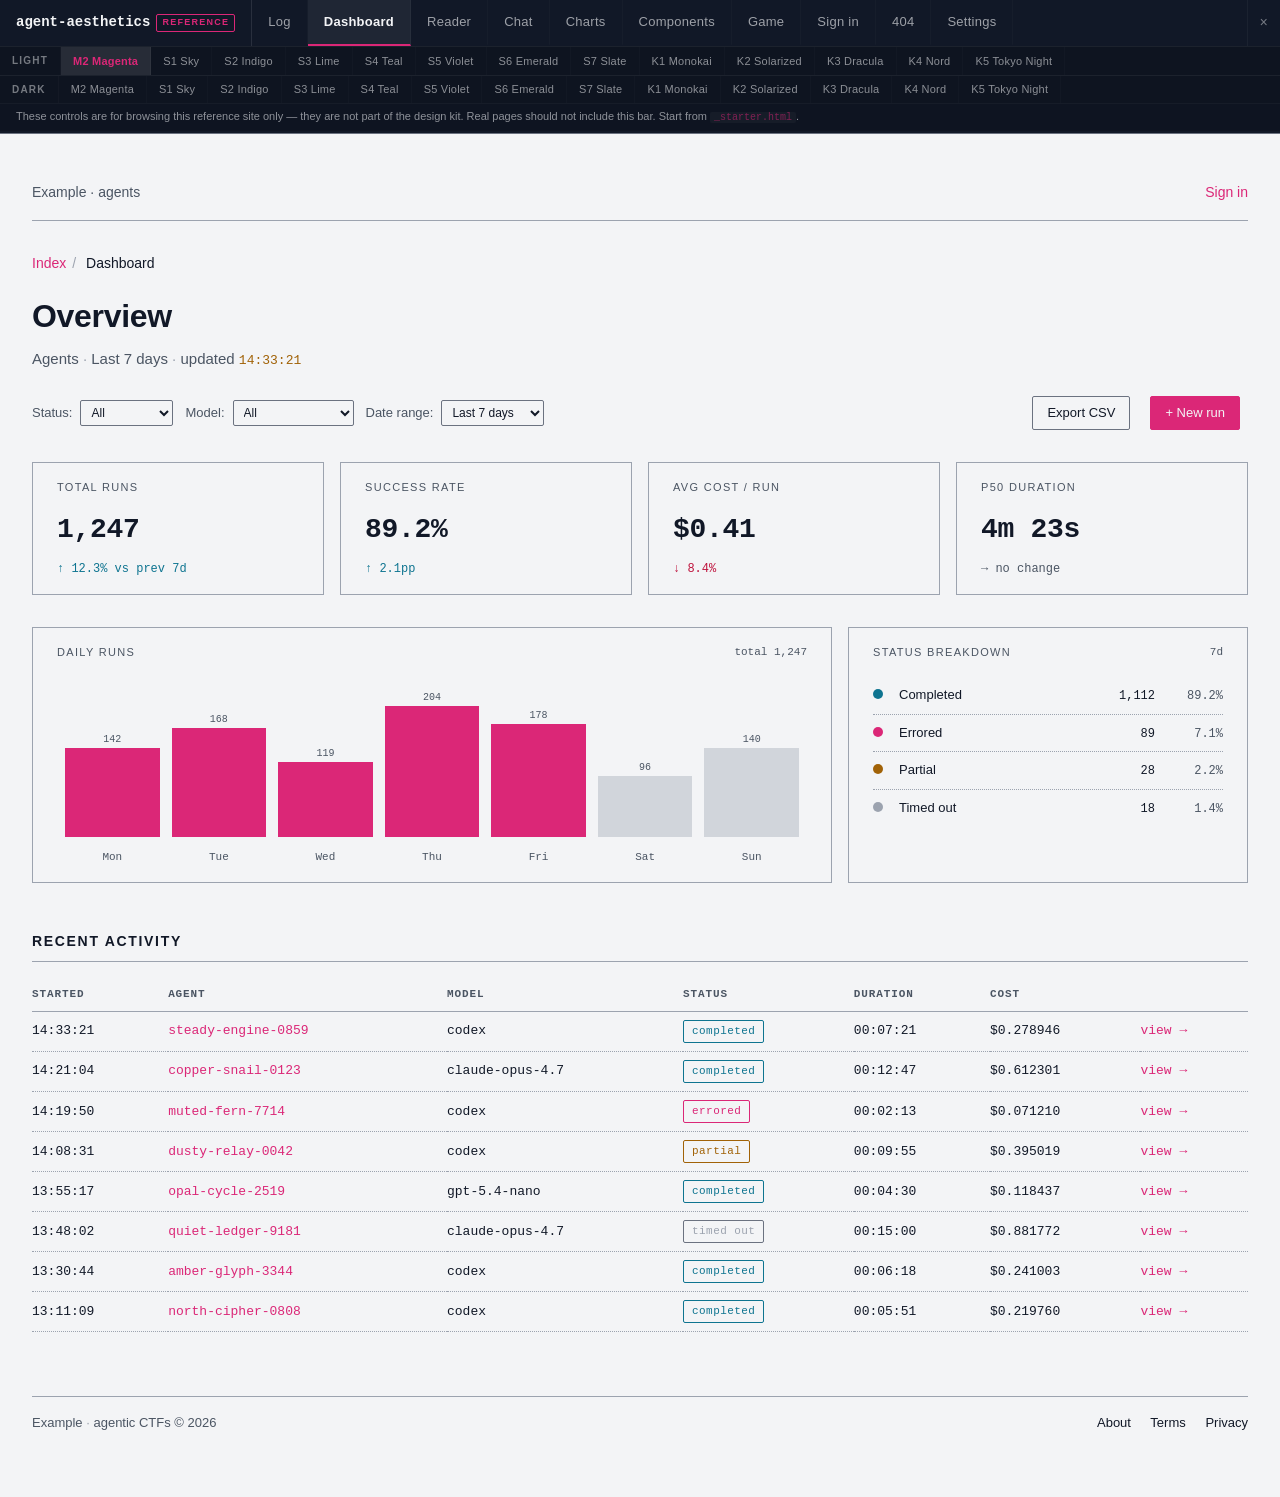
<file: references/web/dashboard.html>
<!doctype html>
<html lang="en">
<head>
<meta charset="utf-8">
<title>Agent Aesthetics — Dashboard</title>
<meta name="viewport" content="width=device-width, initial-scale=1">
<link rel="stylesheet" href="assets/styles.css">
</head>
<body class="palette-m2">

<!-- Reference-site controls (palette + page switcher), injected by assets/reference.js.
     NOT part of the design kit. Do not copy into real projects; copy _starter.html instead. -->
<nav class="topbar" id="topbar" data-reference-only></nav>

<div class="page wide">

  <div class="top-row">
    <span class="brand">Example <span class="dot">·</span> agents</span>
    <a class="signin" href="#">Sign in</a>
  </div>

  <nav class="breadcrumb">
    <a href="#">Index</a><span class="sep">/</span>
    <span class="current">Dashboard</span>
  </nav>

  <h1>Overview</h1>
  <p style="color: var(--text-muted); margin: 0 0 var(--space-5) 0;">Agents <span style="color: var(--text-faint);">·</span> Last 7 days <span style="color: var(--text-faint);">·</span> updated <code class="t-num">14:33:21</code></p>

  <div class="filter-bar">
    <label>Status:
      <select>
        <option>All</option><option>Completed</option><option>Errored</option><option>Timed out</option>
      </select>
    </label>
    <label>Model:
      <select>
        <option>All</option><option>codex</option><option>claude-opus-4.7</option><option>gpt-5.4</option>
      </select>
    </label>
    <label>Date range:
      <select>
        <option>Last 7 days</option><option>Last 30 days</option><option>This quarter</option>
      </select>
    </label>
    <span class="spacer" style="flex:1"></span>
    <a class="btn secondary" href="#">Export CSV</a>
    <a class="btn" href="#">+ New run</a>
  </div>

  <div class="kpis">
    <div class="kpi">
      <div class="kpi-label">Total runs</div>
      <div class="kpi-value">1,247</div>
      <div class="kpi-delta up">↑ 12.3% vs prev 7d</div>
    </div>
    <div class="kpi">
      <div class="kpi-label">Success rate</div>
      <div class="kpi-value">89.2%</div>
      <div class="kpi-delta up">↑ 2.1pp</div>
    </div>
    <div class="kpi">
      <div class="kpi-label">Avg cost / run</div>
      <div class="kpi-value">$0.41</div>
      <div class="kpi-delta down">↓ 8.4%</div>
    </div>
    <div class="kpi">
      <div class="kpi-label">P50 duration</div>
      <div class="kpi-value">4m 23s</div>
      <div class="kpi-delta flat">→ no change</div>
    </div>
  </div>

  <div class="chart-grid">
    <div class="card">
      <div class="card-title"><span>Daily runs</span><span class="meta">total 1,247</span></div>
      <div class="bars">
        <div class="bar" style="height: 56%;"><span class="val">142</span></div>
        <div class="bar" style="height: 68%;"><span class="val">168</span></div>
        <div class="bar" style="height: 47%;"><span class="val">119</span></div>
        <div class="bar" style="height: 82%;"><span class="val">204</span></div>
        <div class="bar" style="height: 71%;"><span class="val">178</span></div>
        <div class="bar dim" style="height: 38%;"><span class="val">96</span></div>
        <div class="bar dim" style="height: 56%;"><span class="val">140</span></div>
      </div>
      <div class="bar-labels">
        <span>Mon</span><span>Tue</span><span>Wed</span><span>Thu</span><span>Fri</span><span>Sat</span><span>Sun</span>
      </div>
    </div>
    <div class="card">
      <div class="card-title"><span>Status breakdown</span><span class="meta">7d</span></div>
      <div class="status-list">
        <div class="status-row"><span class="dot ok"></span><span class="label">Completed</span><span class="count">1,112</span><span class="pct">89.2%</span></div>
        <div class="status-row"><span class="dot err"></span><span class="label">Errored</span><span class="count">89</span><span class="pct">7.1%</span></div>
        <div class="status-row"><span class="dot warn"></span><span class="label">Partial</span><span class="count">28</span><span class="pct">2.2%</span></div>
        <div class="status-row"><span class="dot timeout"></span><span class="label">Timed out</span><span class="count">18</span><span class="pct">1.4%</span></div>
      </div>
    </div>
  </div>

  <h2>Recent activity</h2>
  <div class="data-scroll">
  <table class="data">
    <thead>
      <tr>
        <th>Started</th><th>Agent</th><th>Model</th><th>Status</th><th>Duration</th><th>Cost</th><th></th>
      </tr>
    </thead>
    <tbody>
      <tr><td>14:33:21</td><td><a href="index.html">steady-engine-0859</a></td><td>codex</td><td><span class="pill ok">completed</span></td><td>00:07:21</td><td>$0.278946</td><td><a href="index.html">view →</a></td></tr>
      <tr><td>14:21:04</td><td><a href="index.html">copper-snail-0123</a></td><td>claude-opus-4.7</td><td><span class="pill ok">completed</span></td><td>00:12:47</td><td>$0.612301</td><td><a href="index.html">view →</a></td></tr>
      <tr><td>14:19:50</td><td><a href="index.html">muted-fern-7714</a></td><td>codex</td><td><span class="pill err">errored</span></td><td>00:02:13</td><td>$0.071210</td><td><a href="index.html">view →</a></td></tr>
      <tr><td>14:08:31</td><td><a href="index.html">dusty-relay-0042</a></td><td>codex</td><td><span class="pill warn">partial</span></td><td>00:09:55</td><td>$0.395019</td><td><a href="index.html">view →</a></td></tr>
      <tr><td>13:55:17</td><td><a href="index.html">opal-cycle-2519</a></td><td>gpt-5.4-nano</td><td><span class="pill ok">completed</span></td><td>00:04:30</td><td>$0.118437</td><td><a href="index.html">view →</a></td></tr>
      <tr><td>13:48:02</td><td><a href="index.html">quiet-ledger-9181</a></td><td>claude-opus-4.7</td><td><span class="pill timeout">timed out</span></td><td>00:15:00</td><td>$0.881772</td><td><a href="index.html">view →</a></td></tr>
      <tr><td>13:30:44</td><td><a href="index.html">amber-glyph-3344</a></td><td>codex</td><td><span class="pill ok">completed</span></td><td>00:06:18</td><td>$0.241003</td><td><a href="index.html">view →</a></td></tr>
      <tr><td>13:11:09</td><td><a href="index.html">north-cipher-0808</a></td><td>codex</td><td><span class="pill ok">completed</span></td><td>00:05:51</td><td>$0.219760</td><td><a href="index.html">view →</a></td></tr>
    </tbody>
  </table>
  </div>

  <footer class="site">
    <span>Example <span class="dot">·</span> agentic CTFs © 2026</span>
    <nav>
      <a href="#">About</a>
      <a href="#">Terms</a>
      <a href="#">Privacy</a>
    </nav>
  </footer>

</div>

<script src="assets/reference.js"></script>
</body>
</html>
</file>
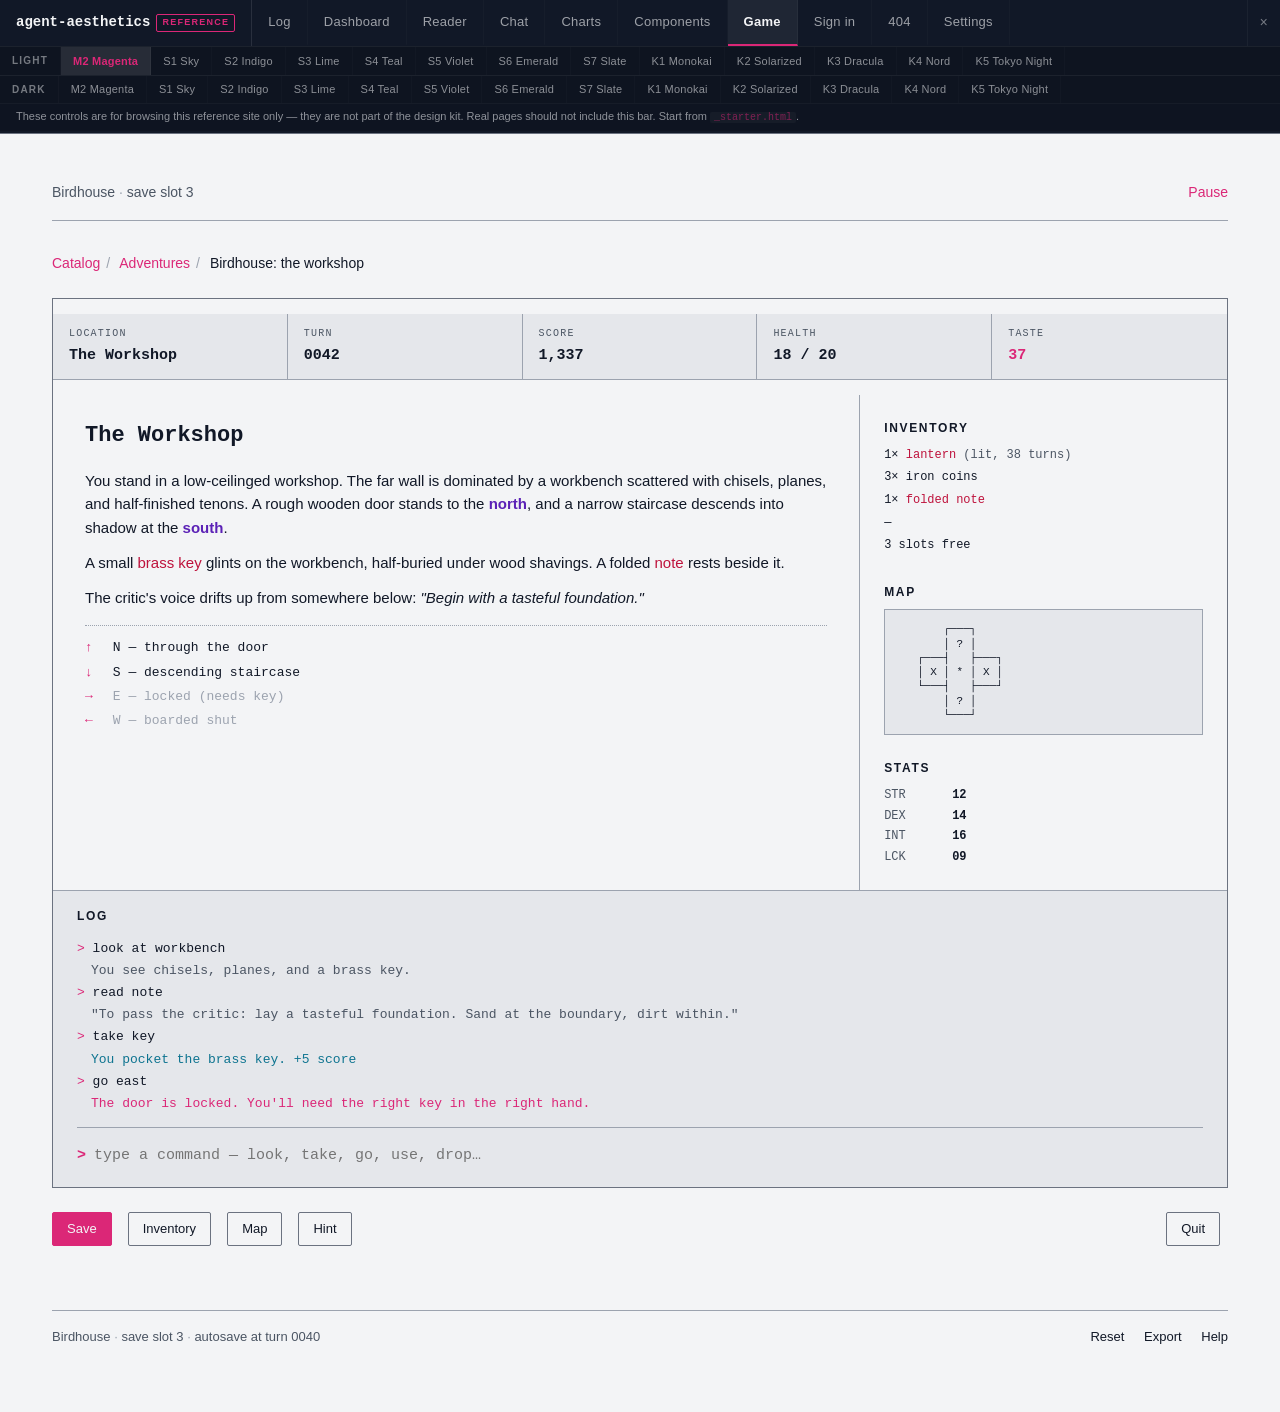
<file: references/web/game.html>
<!doctype html>
<html lang="en">
<head>
<meta charset="utf-8">
<title>Agent Aesthetics — Game</title>
<meta name="viewport" content="width=device-width, initial-scale=1">
<link rel="stylesheet" href="assets/styles.css">
</head>
<body class="palette-m2">

<!-- Reference-site controls (palette + page switcher), injected by assets/reference.js.
     NOT part of the design kit. Do not copy into real projects; copy _starter.html instead. -->
<nav class="topbar" id="topbar" data-reference-only></nav>

<div class="page">

  <div class="top-row">
    <span class="brand">Birdhouse <span style="color: var(--text-faint);">·</span> save slot 3</span>
    <a class="signin" href="#">Pause</a>
  </div>

  <nav class="breadcrumb">
    <a href="#">Catalog</a><span class="sep">/</span>
    <a href="#">Adventures</a><span class="sep">/</span>
    <span class="current">Birdhouse: the workshop</span>
  </nav>

  <div class="game-frame">

    <dl class="game-hud">
      <div class="hud-cell">
        <dt>Location</dt>
        <dd>The Workshop</dd>
      </div>
      <div class="hud-cell">
        <dt>Turn</dt>
        <dd>0042</dd>
      </div>
      <div class="hud-cell">
        <dt>Score</dt>
        <dd>1,337</dd>
      </div>
      <div class="hud-cell">
        <dt>Health</dt>
        <dd>18 / 20</dd>
      </div>
      <div class="hud-cell">
        <dt>Taste</dt>
        <dd class="danger">37</dd>
      </div>
    </dl>

    <div class="game-main">

      <div class="game-scene">
        <h2>The Workshop</h2>
        <div class="scene-prose">
          <p>You stand in a low-ceilinged workshop. The far wall is dominated by a workbench scattered with chisels, planes, and half-finished tenons. A rough wooden door stands to the <span class="t-kw">north</span>, and a narrow staircase descends into shadow at the <span class="t-kw">south</span>.</p>
          <p>A small <span class="t-type">brass key</span> glints on the workbench, half-buried under wood shavings. A folded <span class="t-type">note</span> rests beside it.</p>
          <p>The critic's voice drifts up from somewhere below: <em>"Begin with a tasteful foundation."</em></p>
        </div>
        <div class="exits">
          <ul>
            <li><span class="dir">↑</span> N — through the door</li>
            <li><span class="dir">↓</span> S — descending staircase</li>
            <li><span class="dir">→</span> <span class="locked">E — locked (needs key)</span></li>
            <li><span class="dir">←</span> <span class="locked">W — boarded shut</span></li>
          </ul>
        </div>
      </div>

      <div class="game-side">
        <div>
          <h3>Inventory</h3>
          <ul>
            <li>1× <span class="t-type">lantern</span> <span class="muted">(lit, 38 turns)</span></li>
            <li>3× iron coins</li>
            <li>1× <span class="t-type">folded note</span></li>
            <li>—</li>
            <li class="muted">3 slots free</li>
          </ul>
        </div>

        <div>
          <h3>Map</h3>
<pre class="map">       ┌───┐
       │ ? │
   ┌───┤   ├───┐
   │ X │ * │ X │
   └───┤   ├───┘
       │ ? │
       └───┘</pre>
        </div>

        <div>
          <h3>Stats</h3>
          <dl class="stats">
            <dt>STR</dt><dd>12</dd>
            <dt>DEX</dt><dd>14</dd>
            <dt>INT</dt><dd>16</dd>
            <dt>LCK</dt><dd>09</dd>
          </dl>
        </div>
      </div>

    </div>

    <div class="game-log">
      <h3>Log</h3>
      <ol class="log">
        <li class="user">look at workbench</li>
        <li class="sys">You see chisels, planes, and a brass key.</li>
        <li class="user">read note</li>
        <li class="sys">"To pass the critic: lay a tasteful foundation. Sand at the boundary, dirt within."</li>
        <li class="user">take key</li>
        <li class="event">You pocket the brass key. +5 score</li>
        <li class="user">go east</li>
        <li class="error">The door is locked. You'll need the right key in the right hand.</li>
      </ol>
      <div class="command-row">
        <span class="prompt">&gt;</span>
        <input type="text" placeholder="type a command — look, take, go, use, drop…">
      </div>
    </div>

  </div>

  <div class="game-actions">
    <a class="btn" href="#">Save</a>
    <a class="btn secondary" href="#">Inventory</a>
    <a class="btn secondary" href="#">Map</a>
    <a class="btn secondary" href="#">Hint</a>
    <span class="grow"></span>
    <a class="btn danger" href="#">Quit</a>
  </div>

  <footer class="site">
    <span>Birdhouse <span style="color: var(--text-faint);">·</span> save slot 3 <span style="color: var(--text-faint);">·</span> autosave at turn 0040</span>
    <nav>
      <a href="#">Reset</a>
      <a href="#">Export</a>
      <a href="#">Help</a>
    </nav>
  </footer>

</div>

<script src="assets/reference.js"></script>
</body>
</html>
</file>
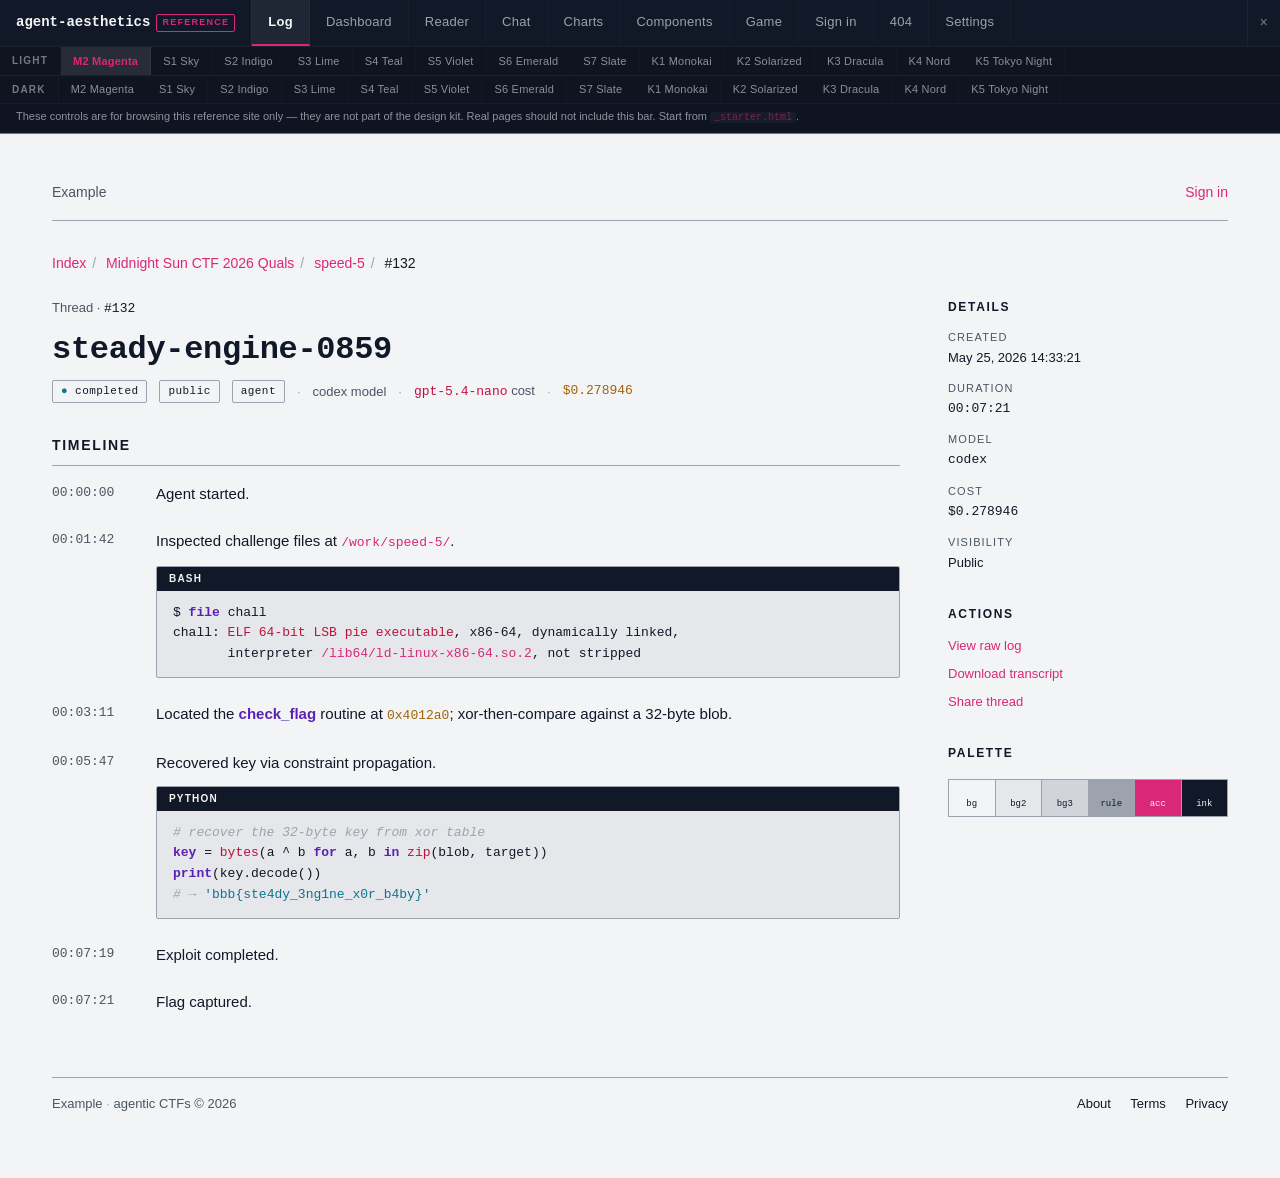
<file: references/web/log.html>
<!doctype html>
<html lang="en">
<head>
<meta charset="utf-8">
<title>agent-aesthetics — Log</title>
<meta name="viewport" content="width=device-width, initial-scale=1">
<link rel="stylesheet" href="assets/styles.css">
</head>
<body class="palette-m2">

<!-- Reference-site controls (palette + page switcher), injected by assets/reference.js.
     NOT part of the design kit. Do not copy into real projects; copy _starter.html instead. -->
<nav class="topbar" id="topbar" data-reference-only></nav>

<div class="page">

  <div class="top-row">
    <span class="brand">Example</span>
    <a class="signin" href="signin.html">Sign in</a>
  </div>

  <nav class="breadcrumb">
    <a href="index.html">Index</a><span class="sep">/</span>
    <a href="#">Midnight Sun CTF 2026 Quals</a><span class="sep">/</span>
    <a href="#">speed-5</a><span class="sep">/</span>
    <span class="current">#132</span>
  </nav>

  <div class="content">
    <article>
      <div class="thread-tag">Thread <span class="dot">·</span> <span class="id">#132</span></div>
      <h1 class="thread-title">steady-engine-0859</h1>
      <div class="pills">
        <span class="pill done">completed</span>
        <span class="pill">public</span>
        <span class="pill">agent</span>
        <span class="dot">·</span>
        <span>codex model</span>
        <span class="dot">·</span>
        <span><code class="t-type">gpt-5.4-nano</code> cost</span>
        <span class="dot">·</span>
        <code class="t-num">$0.278946</code>
      </div>

      <h2>Timeline</h2>
      <div class="timeline">

        <time>00:00:00</time>
        <div class="desc">Agent started.</div>

        <time>00:01:42</time>
        <div>
          <div class="desc">Inspected challenge files at <code class="t-path">/work/speed-5/</code>.</div>
          <div class="codeblock">
            <div class="lang">BASH</div>
            <pre><code>$ <span class="t-kw">file</span> chall
chall: <span class="t-type">ELF 64-bit LSB pie executable</span>, x86-64, dynamically linked,
       interpreter <span class="t-path">/lib64/ld-linux-x86-64.so.2</span>, not stripped</code></pre>
          </div>
        </div>

        <time>00:03:11</time>
        <div>
          <div class="desc">Located the <span class="t-kw">check_flag</span> routine at <code class="t-num">0x4012a0</code>; xor-then-compare against a 32-byte blob.</div>
        </div>

        <time>00:05:47</time>
        <div>
          <div class="desc">Recovered key via constraint propagation.</div>
          <div class="codeblock">
            <div class="lang">PYTHON</div>
<pre><code><span class="t-cmt"># recover the 32-byte key from xor table</span>
<span class="t-kw">key</span> = <span class="t-type">bytes</span>(a ^ b <span class="t-kw">for</span> a, b <span class="t-kw">in</span> <span class="t-type">zip</span>(blob, target))
<span class="t-kw">print</span>(key.decode())
<span class="t-cmt"># &rarr;</span> <span class="t-str">'bbb{ste4dy_3ng1ne_x0r_b4by}'</span></code></pre>
          </div>
        </div>

        <time>00:07:19</time>
        <div class="desc">Exploit completed.</div>

        <time>00:07:21</time>
        <div class="desc">Flag captured.</div>

      </div>
    </article>

    <aside class="sidebar">
      <div class="group">
        <h3>Details</h3>
        <dl>
          <dt>Created</dt><dd class="plain">May 25, 2026 14:33:21</dd>
          <dt>Duration</dt><dd>00:07:21</dd>
          <dt>Model</dt><dd>codex</dd>
          <dt>Cost</dt><dd>$0.278946</dd>
          <dt>Visibility</dt><dd class="plain">Public</dd>
        </dl>
      </div>
      <div class="group">
        <h3>Actions</h3>
        <ul class="actions">
          <li><a href="#">View raw log</a></li>
          <li><a href="#">Download transcript</a></li>
          <li><a href="#">Share thread</a></li>
        </ul>
      </div>
      <div class="group">
        <h3>Palette</h3>
        <div class="swatches">
          <div class="sw" style="background: var(--bg);">bg</div>
          <div class="sw" style="background: var(--bg-2);">bg2</div>
          <div class="sw" style="background: var(--bg-3);">bg3</div>
          <div class="sw" style="background: var(--rule);">rule</div>
          <div class="sw dark" style="background: var(--accent);">acc</div>
          <div class="sw dark" style="background: var(--chrome-bg);">ink</div>
        </div>
      </div>
    </aside>
  </div>

  <footer class="site">
    <span>Example <span class="dot">·</span> agentic CTFs © 2026</span>
    <nav>
      <a href="#">About</a>
      <a href="#">Terms</a>
      <a href="#">Privacy</a>
    </nav>
  </footer>

</div>

<script src="assets/reference.js"></script>
</body>
</html>
</file>
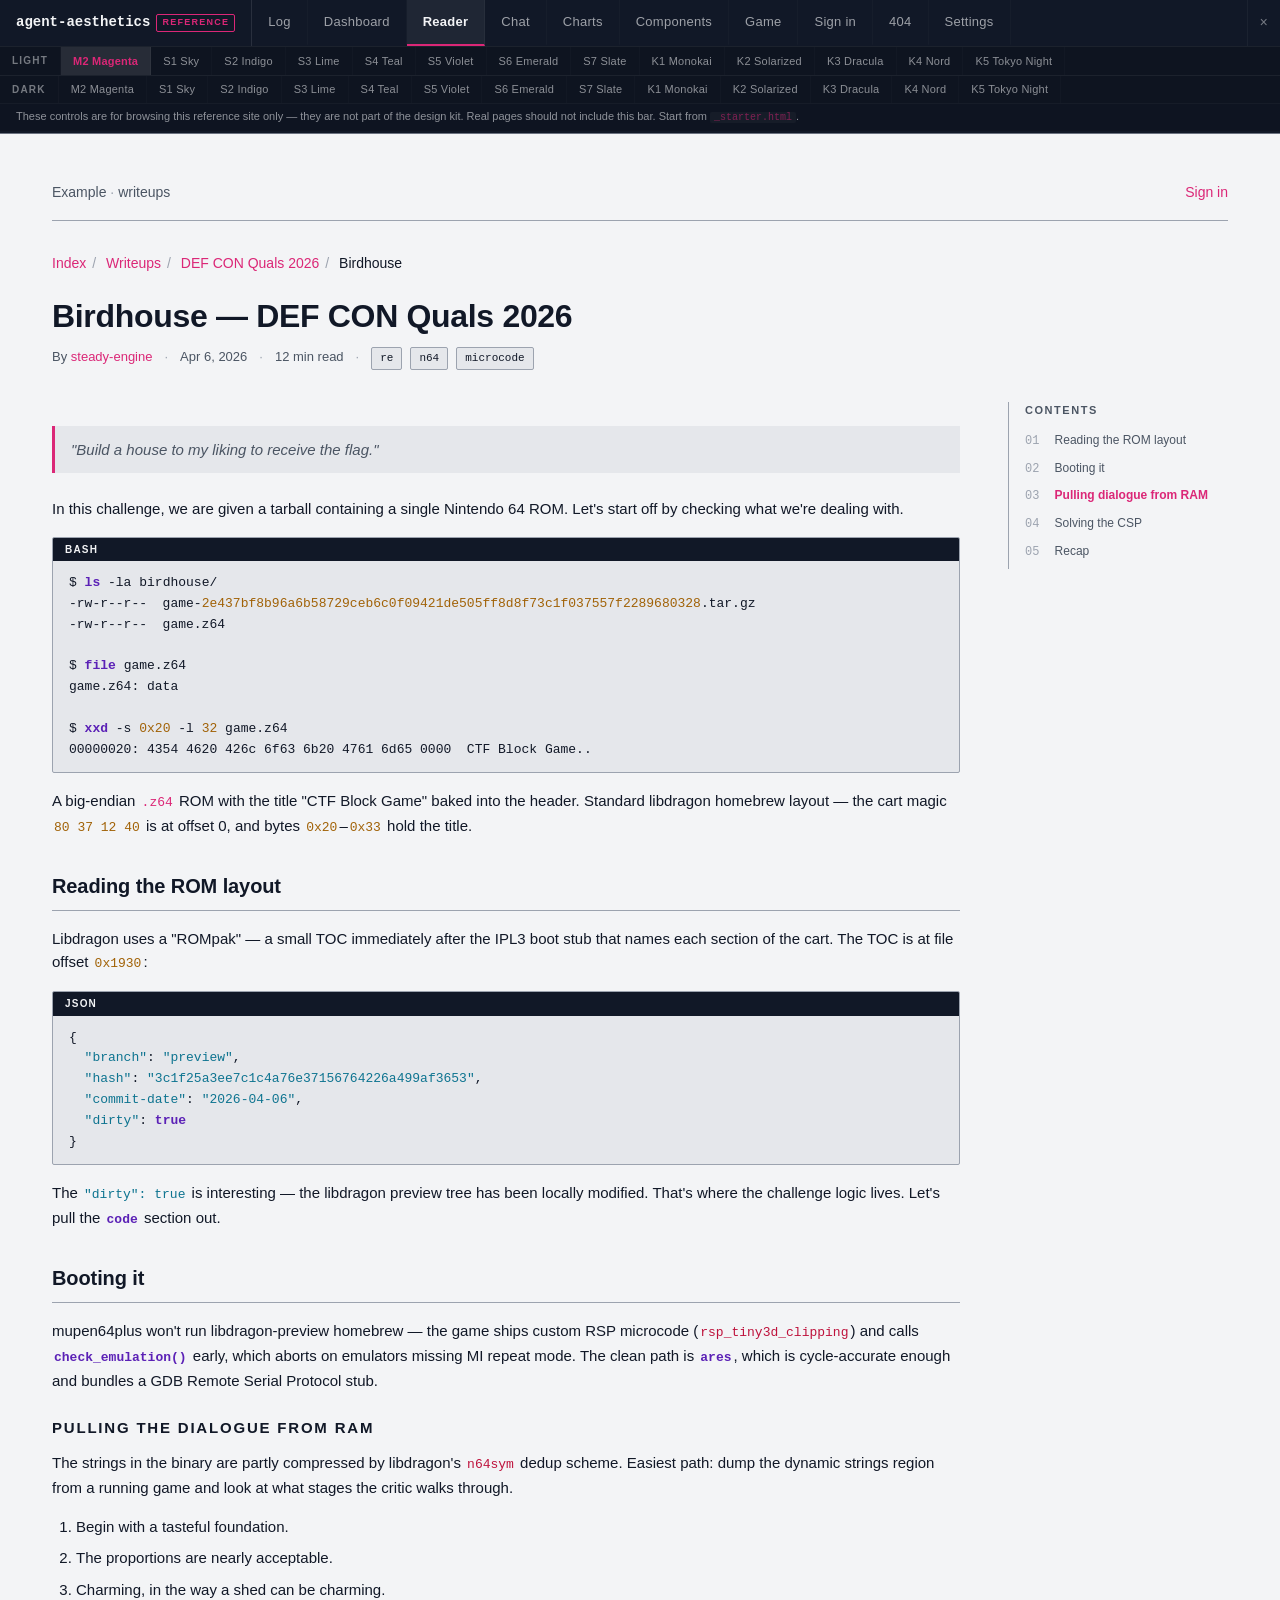
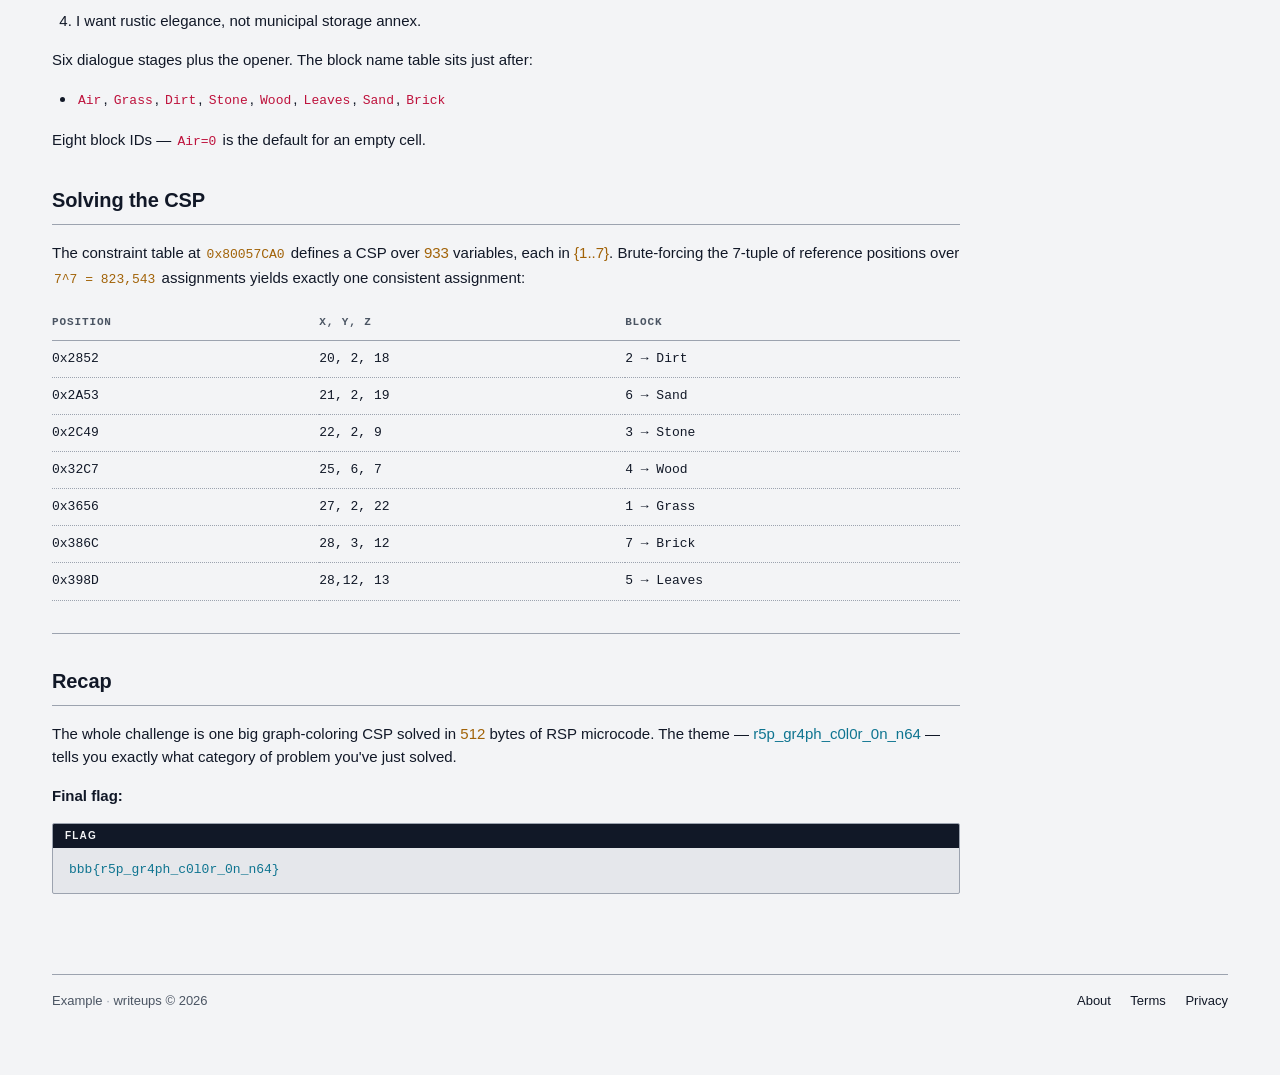
<file: references/web/reader.html>
<!doctype html>
<html lang="en">
<head>
<meta charset="utf-8">
<title>Agent Aesthetics — Reader</title>
<meta name="viewport" content="width=device-width, initial-scale=1">
<link rel="stylesheet" href="assets/styles.css">
</head>
<body class="palette-m2">

<!-- Reference-site controls (palette + page switcher), injected by assets/reference.js.
     NOT part of the design kit. Do not copy into real projects; copy _starter.html instead. -->
<nav class="topbar" id="topbar" data-reference-only></nav>

<div class="page">

  <div class="top-row">
    <span class="brand">Example <span style="color: var(--text-faint);">·</span> writeups</span>
    <a class="signin" href="#">Sign in</a>
  </div>

  <nav class="breadcrumb">
    <a href="#">Index</a><span class="sep">/</span>
    <a href="#">Writeups</a><span class="sep">/</span>
    <a href="#">DEF CON Quals 2026</a><span class="sep">/</span>
    <span class="current">Birdhouse</span>
  </nav>

  <h1>Birdhouse — DEF CON Quals 2026</h1>
  <div class="reader-meta">
    <span>By <a href="#">steady-engine</a></span>
    <span class="dot">·</span>
    <span>Apr 6, 2026</span>
    <span class="dot">·</span>
    <span>12 min read</span>
    <span class="dot">·</span>
    <span><span class="tag">re</span><span class="tag">n64</span><span class="tag">microcode</span></span>
  </div>

  <div class="reader-grid">
    <article class="reader-article">

      <blockquote>"Build a house to my liking to receive the flag."</blockquote>

      <p>In this challenge, we are given a tarball containing a single Nintendo 64 ROM. Let's start off by checking what we're dealing with.</p>

      <div class="codeblock">
        <div class="lang">BASH</div>
<pre><code>$ <span class="t-kw">ls</span> -la birdhouse/
-rw-r--r--  game-<span class="t-num">2e437bf8b96a6b58729ceb6c0f09421de505ff8d8f73c1f037557f2289680328</span>.tar.gz
-rw-r--r--  game.z64

$ <span class="t-kw">file</span> game.z64
game.z64: data

$ <span class="t-kw">xxd</span> -s <span class="t-num">0x20</span> -l <span class="t-num">32</span> game.z64
00000020: 4354 4620 426c 6f63 6b20 4761 6d65 0000  CTF Block Game..</code></pre>
      </div>

      <p>A big-endian <code class="t-path">.z64</code> ROM with the title "CTF Block Game" baked into the header. Standard libdragon homebrew layout — the cart magic <code class="t-num">80 37 12 40</code> is at offset 0, and bytes <code class="t-num">0x20</code>–<code class="t-num">0x33</code> hold the title.</p>

      <h2 id="rom-layout">Reading the ROM layout</h2>

      <p>Libdragon uses a "ROMpak" — a small TOC immediately after the IPL3 boot stub that names each section of the cart. The TOC is at file offset <code class="t-num">0x1930</code>:</p>

      <div class="codeblock">
        <div class="lang">JSON</div>
<pre><code>{
  <span class="t-str">"branch"</span>: <span class="t-str">"preview"</span>,
  <span class="t-str">"hash"</span>: <span class="t-str">"3c1f25a3ee7c1c4a76e37156764226a499af3653"</span>,
  <span class="t-str">"commit-date"</span>: <span class="t-str">"2026-04-06"</span>,
  <span class="t-str">"dirty"</span>: <span class="t-kw">true</span>
}</code></pre>
      </div>

      <p>The <code class="t-str">"dirty": true</code> is interesting — the libdragon preview tree has been locally modified. That's where the challenge logic lives. Let's pull the <code class="t-kw">code</code> section out.</p>

      <h2 id="booting">Booting it</h2>

      <p>mupen64plus won't run libdragon-preview homebrew — the game ships custom RSP microcode (<code class="t-type">rsp_tiny3d_clipping</code>) and calls <code class="t-kw">check_emulation()</code> early, which aborts on emulators missing MI repeat mode. The clean path is <code class="t-kw">ares</code>, which is cycle-accurate enough and bundles a GDB Remote Serial Protocol stub.</p>

      <h3 id="dialogue">Pulling the dialogue from RAM</h3>

      <p>The strings in the binary are partly compressed by libdragon's <code class="t-type">n64sym</code> dedup scheme. Easiest path: dump the dynamic strings region from a running game and look at what stages the critic walks through.</p>

      <ol>
        <li>Begin with a tasteful foundation.</li>
        <li>The proportions are nearly acceptable.</li>
        <li>Charming, in the way a shed can be charming.</li>
        <li>I want rustic elegance, not municipal storage annex.</li>
      </ol>

      <p>Six dialogue stages plus the opener. The block name table sits just after:</p>

      <ul>
        <li><code class="t-type">Air</code>, <code class="t-type">Grass</code>, <code class="t-type">Dirt</code>, <code class="t-type">Stone</code>, <code class="t-type">Wood</code>, <code class="t-type">Leaves</code>, <code class="t-type">Sand</code>, <code class="t-type">Brick</code></li>
      </ul>

      <p>Eight block IDs — <code class="t-type">Air=0</code> is the default for an empty cell.</p>

      <h2 id="csp">Solving the CSP</h2>

      <p>The constraint table at <code class="t-num">0x80057CA0</code> defines a CSP over <span class="t-num">933</span> variables, each in <span class="t-num">{1..7}</span>. Brute-forcing the 7-tuple of reference positions over <code class="t-num">7^7 = 823,543</code> assignments yields exactly one consistent assignment:</p>

      <table class="data">
        <thead><tr><th>Position</th><th>X, Y, Z</th><th>Block</th></tr></thead>
        <tbody>
          <tr><td>0x2852</td><td>20, 2, 18</td><td>2 → Dirt</td></tr>
          <tr><td>0x2A53</td><td>21, 2, 19</td><td>6 → Sand</td></tr>
          <tr><td>0x2C49</td><td>22, 2,  9</td><td>3 → Stone</td></tr>
          <tr><td>0x32C7</td><td>25, 6,  7</td><td>4 → Wood</td></tr>
          <tr><td>0x3656</td><td>27, 2, 22</td><td>1 → Grass</td></tr>
          <tr><td>0x386C</td><td>28, 3, 12</td><td>7 → Brick</td></tr>
          <tr><td>0x398D</td><td>28,12, 13</td><td>5 → Leaves</td></tr>
        </tbody>
      </table>

      <hr>

      <h2 id="recap">Recap</h2>

      <p>The whole challenge is one big graph-coloring CSP solved in <span class="t-num">512</span> bytes of RSP microcode. The theme — <span class="t-str">r5p_gr4ph_c0l0r_0n_n64</span> — tells you exactly what category of problem you've just solved.</p>

      <p><strong>Final flag:</strong></p>
      <div class="codeblock">
        <div class="lang">FLAG</div>
<pre><code><span class="t-str">bbb{r5p_gr4ph_c0l0r_0n_n64}</span></code></pre>
      </div>

    </article>

    <aside class="toc">
      <h3>Contents</h3>
      <ol>
        <li><a href="#rom-layout">Reading the ROM layout</a></li>
        <li><a href="#booting">Booting it</a></li>
        <li class="active"><a href="#dialogue">Pulling dialogue from RAM</a></li>
        <li><a href="#csp">Solving the CSP</a></li>
        <li><a href="#recap">Recap</a></li>
      </ol>
    </aside>
  </div>

  <footer class="site">
    <span>Example <span style="color: var(--text-faint);">·</span> writeups © 2026</span>
    <nav>
      <a href="#">About</a>
      <a href="#">Terms</a>
      <a href="#">Privacy</a>
    </nav>
  </footer>

</div>

<script src="assets/reference.js"></script>
</body>
</html>
</file>
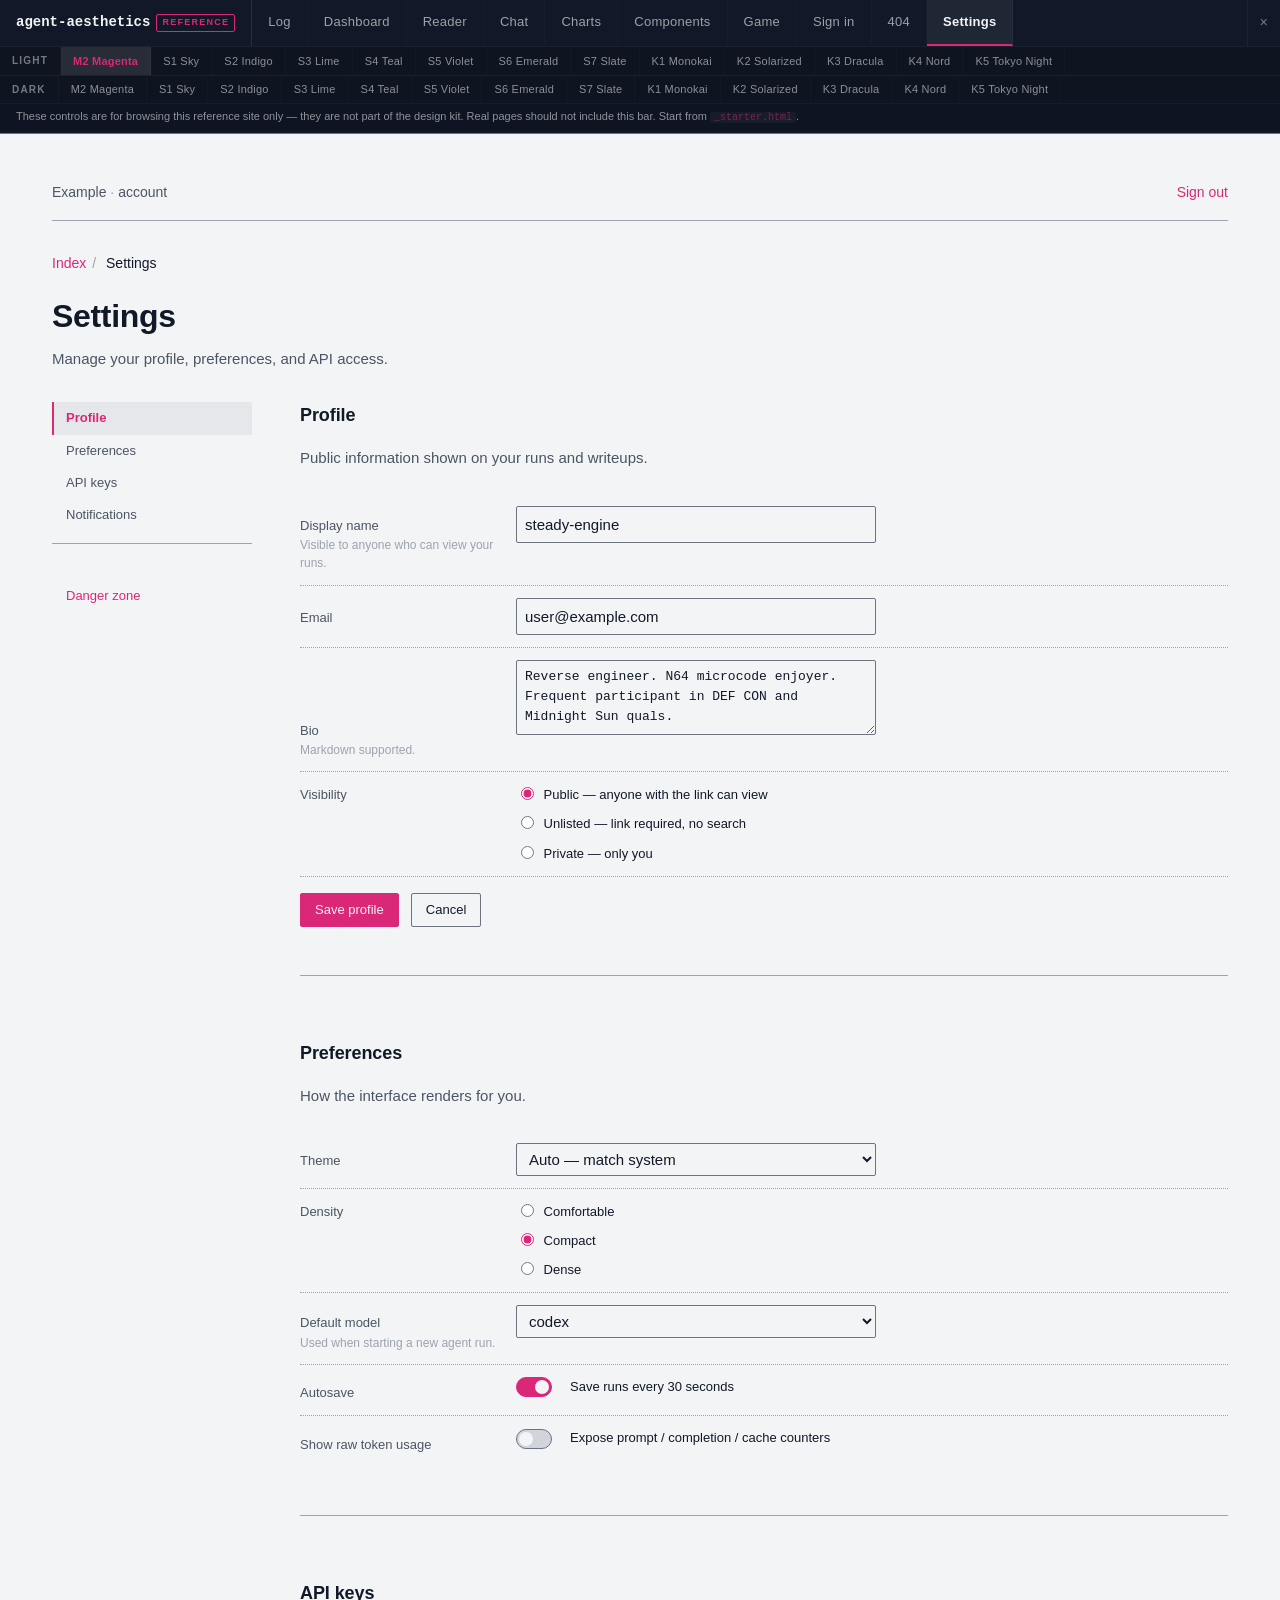
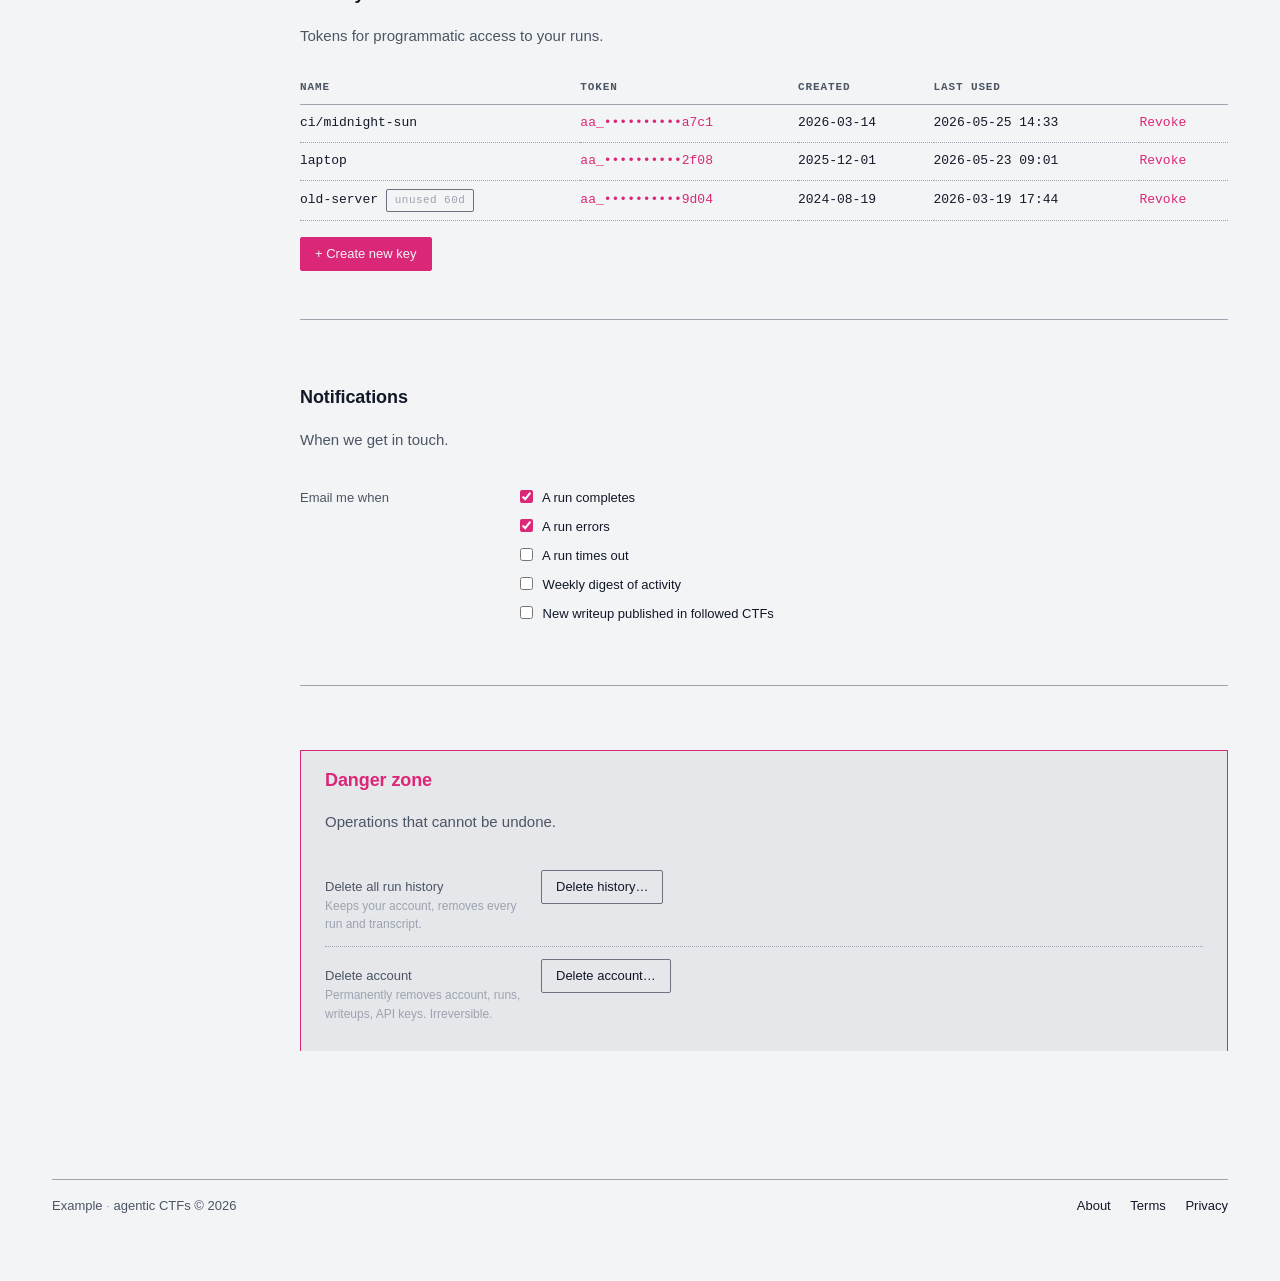
<file: references/web/settings.html>
<!doctype html>
<html lang="en">
<head>
<meta charset="utf-8">
<title>Agent Aesthetics — Settings</title>
<meta name="viewport" content="width=device-width, initial-scale=1">
<link rel="stylesheet" href="assets/styles.css">
</head>
<body class="palette-m2">

<!-- Reference-site controls (palette + page switcher), injected by assets/reference.js.
     NOT part of the design kit. Do not copy into real projects; copy _starter.html instead. -->
<nav class="topbar" id="topbar" data-reference-only></nav>

<div class="page">

  <div class="top-row">
    <span class="brand">Example <span style="color: var(--text-faint);">·</span> account</span>
    <a class="signin" href="#">Sign out</a>
  </div>

  <nav class="breadcrumb">
    <a href="#">Index</a><span class="sep">/</span>
    <span class="current">Settings</span>
  </nav>

  <h1>Settings</h1>
  <p style="color: var(--text-muted); margin: 0 0 var(--space-6) 0;">Manage your profile, preferences, and API access.</p>

  <div class="settings-grid">
    <nav class="settings-nav">
      <a href="#profile" class="active">Profile</a>
      <a href="#prefs">Preferences</a>
      <a href="#api">API keys</a>
      <a href="#notify">Notifications</a>
      <div class="nav-sep"></div>
      <a href="#danger" class="danger">Danger zone</a>
    </nav>

    <div>

      <section id="profile" class="settings-section">
        <h2>Profile</h2>
        <p class="description">Public information shown on your runs and writeups.</p>

        <div class="field">
          <label class="field-label">Display name
            <span class="hint">Visible to anyone who can view your runs.</span>
          </label>
          <div class="field-input">
            <input type="text" value="steady-engine">
          </div>
        </div>

        <div class="field">
          <label class="field-label">Email</label>
          <div class="field-input">
            <input type="email" value="user@example.com">
          </div>
        </div>

        <div class="field">
          <label class="field-label">Bio
            <span class="hint">Markdown supported.</span>
          </label>
          <div class="field-input">
            <textarea rows="3">Reverse engineer. N64 microcode enjoyer. Frequent participant in DEF CON and Midnight Sun quals.</textarea>
          </div>
        </div>

        <div class="field">
          <label class="field-label">Visibility</label>
          <div class="field-input">
            <div class="radio-group">
              <label><input type="radio" name="vis" checked> Public — anyone with the link can view</label>
              <label><input type="radio" name="vis"> Unlisted — link required, no search</label>
              <label><input type="radio" name="vis"> Private — only you</label>
            </div>
          </div>
        </div>

        <div style="margin-top: var(--space-4);">
          <a class="btn" href="#">Save profile</a>
          <a class="btn secondary" href="#">Cancel</a>
        </div>
      </section>

      <section id="prefs" class="settings-section">
        <h2>Preferences</h2>
        <p class="description">How the interface renders for you.</p>

        <div class="field">
          <label class="field-label">Theme</label>
          <div class="field-input">
            <select>
              <option>Auto — match system</option>
              <option>Light</option>
              <option>Dark</option>
            </select>
          </div>
        </div>

        <div class="field">
          <label class="field-label">Density</label>
          <div class="field-input">
            <div class="radio-group">
              <label><input type="radio" name="density"> Comfortable</label>
              <label><input type="radio" name="density" checked> Compact</label>
              <label><input type="radio" name="density"> Dense</label>
            </div>
          </div>
        </div>

        <div class="field">
          <label class="field-label">Default model
            <span class="hint">Used when starting a new agent run.</span>
          </label>
          <div class="field-input">
            <select>
              <option>codex</option>
              <option>claude-opus-4.7</option>
              <option>claude-sonnet-4.6</option>
              <option>gpt-5.4-nano</option>
            </select>
          </div>
        </div>

        <div class="field">
          <label class="field-label">Autosave</label>
          <div class="field-input">
            <div class="toggle-row">
              <input type="checkbox" class="toggle" checked>
              <span>Save runs every 30 seconds</span>
            </div>
          </div>
        </div>

        <div class="field">
          <label class="field-label">Show raw token usage</label>
          <div class="field-input">
            <div class="toggle-row">
              <input type="checkbox" class="toggle">
              <span>Expose prompt / completion / cache counters</span>
            </div>
          </div>
        </div>
      </section>

      <section id="api" class="settings-section">
        <h2>API keys</h2>
        <p class="description">Tokens for programmatic access to your runs.</p>

        <div class="data-scroll">
        <table class="data">
          <thead>
            <tr><th>Name</th><th>Token</th><th>Created</th><th>Last used</th><th></th></tr>
          </thead>
          <tbody>
            <tr>
              <td>ci/midnight-sun</td>
              <td><code class="t-path">aa_••••••••••a7c1</code></td>
              <td>2026-03-14</td>
              <td>2026-05-25 14:33</td>
              <td><a href="#" style="color: var(--accent);">Revoke</a></td>
            </tr>
            <tr>
              <td>laptop</td>
              <td><code class="t-path">aa_••••••••••2f08</code></td>
              <td>2025-12-01</td>
              <td>2026-05-23 09:01</td>
              <td><a href="#" style="color: var(--accent);">Revoke</a></td>
            </tr>
            <tr>
              <td>old-server <span class="pill timeout">unused 60d</span></td>
              <td><code class="t-path">aa_••••••••••9d04</code></td>
              <td>2024-08-19</td>
              <td>2026-03-19 17:44</td>
              <td><a href="#" style="color: var(--accent);">Revoke</a></td>
            </tr>
          </tbody>
        </table>
        </div>

        <div style="margin-top: var(--space-4);">
          <a class="btn" href="#">+ Create new key</a>
        </div>
      </section>

      <section id="notify" class="settings-section">
        <h2>Notifications</h2>
        <p class="description">When we get in touch.</p>

        <div class="field">
          <label class="field-label">Email me when</label>
          <div class="field-input">
            <div class="check-group">
              <label><input type="checkbox" checked> A run completes</label>
              <label><input type="checkbox" checked> A run errors</label>
              <label><input type="checkbox"> A run times out</label>
              <label><input type="checkbox"> Weekly digest of activity</label>
              <label><input type="checkbox"> New writeup published in followed CTFs</label>
            </div>
          </div>
        </div>
      </section>

      <section id="danger" class="settings-section danger-zone">
        <h2>Danger zone</h2>
        <p class="description">Operations that cannot be undone.</p>

        <div class="field">
          <label class="field-label">Delete all run history
            <span class="hint">Keeps your account, removes every run and transcript.</span>
          </label>
          <div class="field-input">
            <a class="btn danger" href="#">Delete history…</a>
          </div>
        </div>

        <div class="field">
          <label class="field-label">Delete account
            <span class="hint">Permanently removes account, runs, writeups, API keys. Irreversible.</span>
          </label>
          <div class="field-input">
            <a class="btn danger" href="#">Delete account…</a>
          </div>
        </div>
      </section>

    </div>
  </div>

  <footer class="site">
    <span>Example <span style="color: var(--text-faint);">·</span> agentic CTFs © 2026</span>
    <nav>
      <a href="#">About</a>
      <a href="#">Terms</a>
      <a href="#">Privacy</a>
    </nav>
  </footer>

</div>

<script src="assets/reference.js"></script>
</body>
</html>
</file>
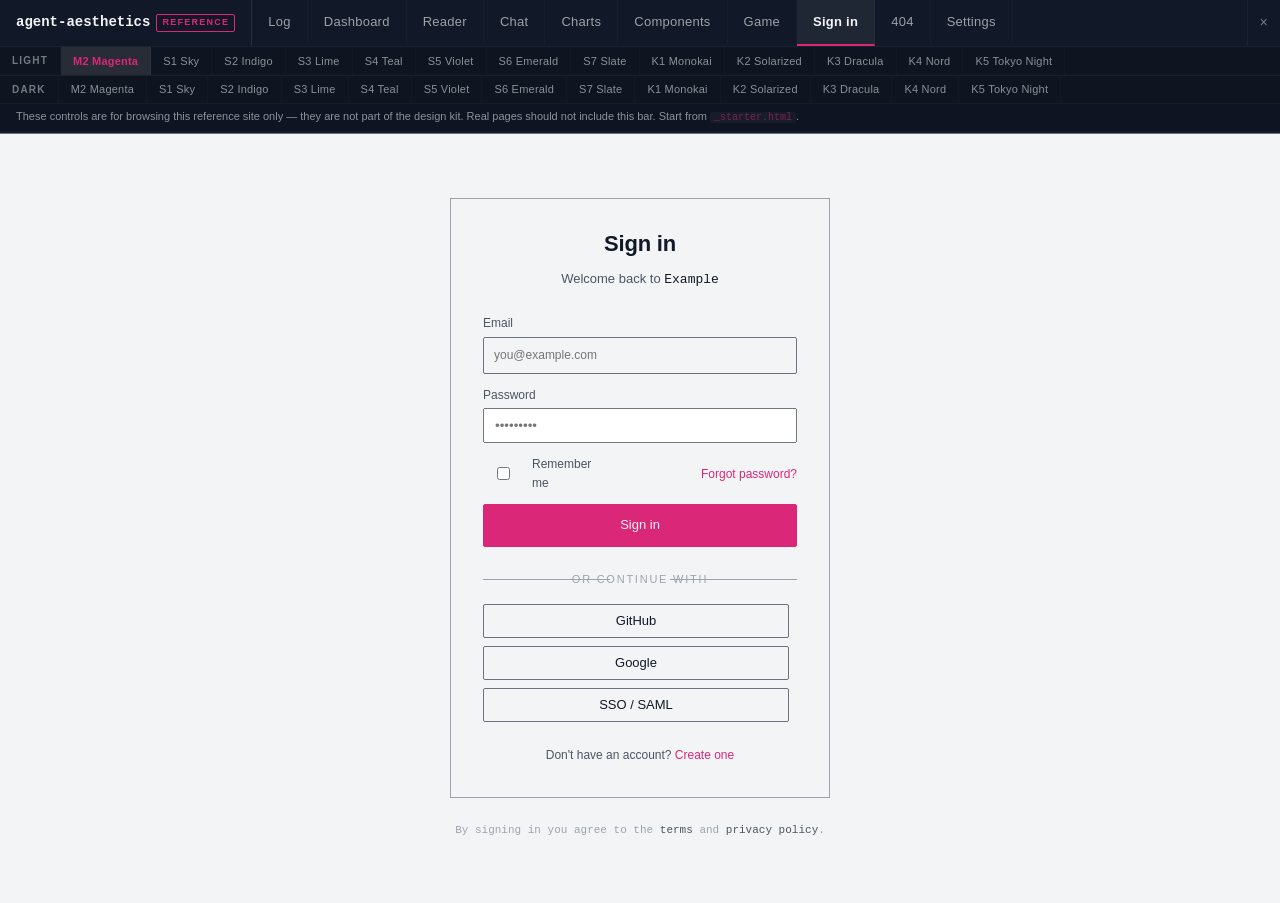
<file: references/web/signin.html>
<!doctype html>
<html lang="en">
<head>
<meta charset="utf-8">
<title>agent-aesthetics — Sign in</title>
<meta name="viewport" content="width=device-width, initial-scale=1">
<link rel="stylesheet" href="assets/styles.css">
</head>
<body class="palette-m2">

<!-- Reference-site controls (palette + page switcher), injected by assets/reference.js.
     NOT part of the design kit. Do not copy into real projects; copy _starter.html instead. -->
<nav class="topbar" id="topbar" data-reference-only></nav>

<div class="auth-shell">
  <div class="auth-card">
    <h1>Sign in</h1>
    <p class="sub">Welcome back to <span style="color: var(--text); font-family: var(--mono);">Example</span></p>

    <form class="auth-form" onsubmit="event.preventDefault();">
      <label class="row">
        Email
        <input type="email" placeholder="you@example.com" value="">
      </label>
      <label class="row">
        Password
        <input type="password" placeholder="•••••••••">
      </label>
      <div class="row-row">
        <label style="display: inline-flex; align-items: center; gap: 6px; color: var(--text-muted);">
          <input type="checkbox"> Remember me
        </label>
        <a href="#">Forgot password?</a>
      </div>
      <button class="btn" type="submit">Sign in</button>
    </form>

    <div class="auth-divider">or continue with</div>

    <div class="auth-oauth">
      <a class="btn secondary" href="#" style="text-align: center;">GitHub</a>
      <a class="btn secondary" href="#" style="text-align: center;">Google</a>
      <a class="btn secondary" href="#" style="text-align: center;">SSO / SAML</a>
    </div>

    <div class="auth-foot">
      Don't have an account? <a href="#">Create one</a>
    </div>
  </div>

  <div style="font-size: 11px; color: var(--text-faint); margin-top: var(--space-5); font-family: var(--mono);">
    By signing in you agree to the <a href="#" style="color: var(--text-muted);">terms</a> and <a href="#" style="color: var(--text-muted);">privacy policy</a>.
  </div>
</div>

<script src="assets/reference.js"></script>
</body>
</html>
</file>
<file: references/web/assets/styles.css>
/* ===================================================================
   agent-aesthetics — styles.css  (REFERENCE SITE ONLY)
   This is the reference site's stylesheet. It imports the real kit
   (theme.css) and then layers on things that exist ONLY to power the
   reference site: the full multi-palette set (M2 + S1-S7 + K1-K5, as
   switchable body.palette-* classes) and the palette/page-nav topbar.

   >>> Real projects must NOT use this file. Use theme.css. <<<
   =================================================================== */

@import "theme.css";

/* ===================================================================
   palettes — light variants
   eight cool-leaning palettes built on shared geometry. swap the body
   class to re-skin every token.
   =================================================================== */

/* ---------- M2: magenta — harmonized syntax ---------- */
body.palette-m2 {
  --bg: #F3F4F6; --bg-2: #E5E7EB; --bg-3: #D1D5DB;
  --rule: #9CA3AF; --rule-strong: #6B7280;
  --text: #111827; --text-muted: #4B5563; --text-faint: #9CA3AF;
  --accent: #DB2777; --accent-hover: #BE185D;
  --chrome-bg: #111827; --chrome-fg: #F3F4F6;
  --syn-path: #DB2777; --syn-num: #A16207; --syn-str: #0E7490;
  --syn-kw: #5B21B6; --syn-type: #BE123C; --syn-comment: #9CA3AF;
  --syn-bg: #E5E7EB;
}

/* ---------- S1: sky — bright cool blue accent ---------- */
body.palette-s1 {
  --bg: #F2F5F8; --bg-2: #E2E8F0; --bg-3: #CBD5E1;
  --rule: #94A3B8; --rule-strong: #64748B;
  --text: #0F172A; --text-muted: #475569; --text-faint: #94A3B8;
  --accent: #0284C7; --accent-hover: #0369A1;
  --chrome-bg: #0F172A; --chrome-fg: #F2F5F8;
  --syn-path: #0284C7; --syn-num: #A16207; --syn-str: #15803D;
  --syn-kw: #6D28D9; --syn-type: #0F766E; --syn-comment: #94A3B8;
  --syn-bg: #E2E8F0;
}

/* ---------- S2: indigo — deep blue-violet ---------- */
body.palette-s2 {
  --bg: #F2F4F8; --bg-2: #E4E8F0; --bg-3: #CFD5E1;
  --rule: #94A3B8; --rule-strong: #64748B;
  --text: #0F172A; --text-muted: #475569; --text-faint: #94A3B8;
  --accent: #4338CA; --accent-hover: #3730A3;
  --chrome-bg: #0F172A; --chrome-fg: #F2F4F8;
  --syn-path: #4338CA; --syn-num: #A16207; --syn-str: #15803D;
  --syn-kw: #6D28D9; --syn-type: #0F766E; --syn-comment: #94A3B8;
  --syn-bg: #E4E8F0;
}

/* ---------- S3: lime — wild, electric chartreuse ---------- */
body.palette-s3 {
  --bg: #F4F6F8; --bg-2: #E8ECF1; --bg-3: #DAE0E8;
  --rule: #C8D0DA; --rule-strong: #A8B2BF;
  --text: #0B1220; --text-muted: #5A6470; --text-faint: #8B95A1;
  --accent: #65A30D; --accent-hover: #4D7C0F;
  --chrome-bg: #0B1220; --chrome-fg: #F4F6F8;
  --syn-path: #4D7C0F; --syn-num: #BE185D; --syn-str: #1E40AF;
  --syn-kw: #6D28D9; --syn-type: #0E7490; --syn-comment: #7E8896;
  --syn-bg: #E8ECF1;
}

/* ---------- S4: teal — deep cyan-700, sits between sky and emerald ---------- */
body.palette-s4 {
  --bg: #F0F4F6; --bg-2: #DEE8EB; --bg-3: #C5D5D8;
  --rule: #94ABB0; --rule-strong: #648088;
  --text: #0A1820; --text-muted: #46606A; --text-faint: #94ABB0;
  --accent: #0E7490; --accent-hover: #155E75;
  --chrome-bg: #0A1820; --chrome-fg: #F0F4F6;
  --syn-path: #0E7490; --syn-num: #A16207; --syn-str: #15803D;
  --syn-kw: #6D28D9; --syn-type: #4338CA; --syn-comment: #94ABB0;
  --syn-bg: #DEE8EB;
}

/* ---------- S5: violet — pure violet, bridges magenta and indigo ---------- */
body.palette-s5 {
  --bg: #F4F4F8; --bg-2: #E8E8F0; --bg-3: #D5D5E0;
  --rule: #9A9AB5; --rule-strong: #6B6B8A;
  --text: #14141F; --text-muted: #4A4A60; --text-faint: #9A9AB5;
  --accent: #7C3AED; --accent-hover: #6D28D9;
  --chrome-bg: #14141F; --chrome-fg: #F4F4F8;
  --syn-path: #7C3AED; --syn-num: #A16207; --syn-str: #15803D;
  --syn-kw: #BE185D; --syn-type: #0E7490; --syn-comment: #9A9AB5;
  --syn-bg: #E8E8F0;
}

/* ---------- S6: emerald — true green, sophisticated ---------- */
body.palette-s6 {
  --bg: #F2F5F3; --bg-2: #DDE8E2; --bg-3: #C5D5CC;
  --rule: #94B0A0; --rule-strong: #648075;
  --text: #0A1814; --text-muted: #46605A; --text-faint: #94B0A0;
  --accent: #059669; --accent-hover: #047857;
  --chrome-bg: #0A1814; --chrome-fg: #F2F5F3;
  --syn-path: #059669; --syn-num: #A16207; --syn-str: #4338CA;
  --syn-kw: #6D28D9; --syn-type: #0E7490; --syn-comment: #94B0A0;
  --syn-bg: #DDE8E2;
}

/* ---------- S7: slate — minimalist, deep navy accent ---------- */
body.palette-s7 {
  --bg: #F4F5F7; --bg-2: #E5E7EB; --bg-3: #D1D5DB;
  --rule: #9CA3AF; --rule-strong: #6B7280;
  --text: #111827; --text-muted: #4B5563; --text-faint: #9CA3AF;
  --accent: #1E3A8A; --accent-hover: #1E40AF;
  --chrome-bg: #111827; --chrome-fg: #F4F5F7;
  --syn-path: #1E3A8A; --syn-num: #A16207; --syn-str: #15803D;
  --syn-kw: #6D28D9; --syn-type: #4338CA; --syn-comment: #9CA3AF;
  --syn-bg: #E5E7EB;
}

/* ===================================================================
   dark variants — bg goes near-black, chrome lifts one tier (lighter
   than bg) for header band visibility, accents brighten for AA contrast.
   =================================================================== */

body.palette-m2d {
  --bg: #0F1117; --bg-2: #1A1D26; --bg-3: #262A35;
  --rule: #2D3340; --rule-strong: #4A5060;
  --text: #E8EAED; --text-muted: #9AA0AB; --text-faint: #6B7280;
  --accent: #EC4899; --accent-hover: #F472B6;
  --chrome-bg: #1A1D26; --chrome-fg: #E8EAED;
  --syn-path: #EC4899; --syn-num: #F59E0B; --syn-str: #22D3EE;
  --syn-kw: #A78BFA; --syn-type: #FB7185; --syn-comment: #6B7280;
  --syn-bg: #16181F;
}

body.palette-s1d {
  --bg: #0B1220; --bg-2: #161E2E; --bg-3: #232D40;
  --rule: #2D384C; --rule-strong: #4D5868;
  --text: #E8EFFA; --text-muted: #94A3B8; --text-faint: #64748B;
  --accent: #38BDF8; --accent-hover: #7DD3FC;
  --chrome-bg: #161E2E; --chrome-fg: #E8EFFA;
  --syn-path: #38BDF8; --syn-num: #FBBF24; --syn-str: #4ADE80;
  --syn-kw: #C084FC; --syn-type: #2DD4BF; --syn-comment: #64748B;
  --syn-bg: #0E1828;
}

body.palette-s2d {
  --bg: #0F0F1F; --bg-2: #1A1A2E; --bg-3: #262640;
  --rule: #2D2D44; --rule-strong: #4A4A66;
  --text: #E8E8F5; --text-muted: #9696B8; --text-faint: #6464AA;
  --accent: #818CF8; --accent-hover: #A5B4FC;
  --chrome-bg: #1A1A2E; --chrome-fg: #E8E8F5;
  --syn-path: #818CF8; --syn-num: #FBBF24; --syn-str: #4ADE80;
  --syn-kw: #C084FC; --syn-type: #2DD4BF; --syn-comment: #6464AA;
  --syn-bg: #15152A;
}

body.palette-s3d {
  --bg: #0F1117; --bg-2: #1A1D26; --bg-3: #262A35;
  --rule: #2D3340; --rule-strong: #4A5060;
  --text: #E8EAED; --text-muted: #9AA0AB; --text-faint: #6B7280;
  --accent: #84CC16; --accent-hover: #A3E635;
  --chrome-bg: #1A1D26; --chrome-fg: #E8EAED;
  --syn-path: #A3E635; --syn-num: #F472B6; --syn-str: #38BDF8;
  --syn-kw: #C084FC; --syn-type: #22D3EE; --syn-comment: #6B7280;
  --syn-bg: #14171E;
}

body.palette-s4d {
  --bg: #0A1820; --bg-2: #14242E; --bg-3: #1F343F;
  --rule: #2F4855; --rule-strong: #4C6878;
  --text: #E6F0F3; --text-muted: #94ABB0; --text-faint: #648088;
  --accent: #22D3EE; --accent-hover: #67E8F9;
  --chrome-bg: #14242E; --chrome-fg: #E6F0F3;
  --syn-path: #22D3EE; --syn-num: #FBBF24; --syn-str: #4ADE80;
  --syn-kw: #C084FC; --syn-type: #818CF8; --syn-comment: #648088;
  --syn-bg: #0E1E26;
}

body.palette-s5d {
  --bg: #14141F; --bg-2: #1F1F2E; --bg-3: #2D2D44;
  --rule: #393952; --rule-strong: #54546F;
  --text: #ECECF5; --text-muted: #9A9AB5; --text-faint: #6B6B8A;
  --accent: #A78BFA; --accent-hover: #C4B5FD;
  --chrome-bg: #1F1F2E; --chrome-fg: #ECECF5;
  --syn-path: #A78BFA; --syn-num: #FBBF24; --syn-str: #4ADE80;
  --syn-kw: #F472B6; --syn-type: #22D3EE; --syn-comment: #6B6B8A;
  --syn-bg: #1A1A28;
}

body.palette-s6d {
  --bg: #0A1814; --bg-2: #14241F; --bg-3: #1F352D;
  --rule: #2F4C42; --rule-strong: #4C7060;
  --text: #E6F0EA; --text-muted: #94B0A0; --text-faint: #648075;
  --accent: #34D399; --accent-hover: #6EE7B7;
  --chrome-bg: #14241F; --chrome-fg: #E6F0EA;
  --syn-path: #34D399; --syn-num: #FBBF24; --syn-str: #818CF8;
  --syn-kw: #C084FC; --syn-type: #22D3EE; --syn-comment: #648075;
  --syn-bg: #0E1E18;
}

body.palette-s7d {
  --bg: #0F1117; --bg-2: #1A1D26; --bg-3: #262A35;
  --rule: #2D3340; --rule-strong: #4A5060;
  --text: #E8EAED; --text-muted: #9AA0AB; --text-faint: #6B7280;
  --accent: #60A5FA; --accent-hover: #93C5FD;
  --chrome-bg: #1A1D26; --chrome-fg: #E8EAED;
  --syn-path: #60A5FA; --syn-num: #FBBF24; --syn-str: #4ADE80;
  --syn-kw: #C084FC; --syn-type: #818CF8; --syn-comment: #6B7280;
  --syn-bg: #16181F;
}

/* ===================================================================
   schemes — palettes derived from well-known editor color schemes.
   colors taken from the canonical sources. light + dark variants.
   =================================================================== */

/* K1 Monokai Light — cream variant (Monokai Pro Light Sun-derived) */
body.palette-k1 {
  --bg: #FAF4ED; --bg-2: #F2EDE0; --bg-3: #E5DDC8;
  --rule: #B5AE9C; --rule-strong: #87836F;
  --text: #2C2925; --text-muted: #6B6660; --text-faint: #B5AE9C;
  --accent: #E14775; --accent-hover: #C73E66;
  --chrome-bg: #2C2925; --chrome-fg: #FAF4ED;
  --syn-path: #E14775; --syn-num: #7B5BC7; --syn-str: #8C7400;
  --syn-kw: #E14775; --syn-type: #0E7C95; --syn-comment: #B5AE9C;
  --syn-bg: #F2EDE0;
}

/* K1D Monokai Dark — Wimer Hazenberg's iconic olive + pink/cyan/yellow */
body.palette-k1d {
  --bg: #272822; --bg-2: #1E1F1C; --bg-3: #3E3D32;
  --rule: #49483E; --rule-strong: #75715E;
  --text: #F8F8F2; --text-muted: #CFCFC2; --text-faint: #75715E;
  --accent: #F92672; --accent-hover: #FD5C92;
  --chrome-bg: #1E1F1C; --chrome-fg: #F8F8F2;
  --syn-path: #F92672; --syn-num: #AE81FF; --syn-str: #E6DB74;
  --syn-kw: #F92672; --syn-type: #66D9EF; --syn-comment: #75715E;
  --syn-bg: #1E1F1C;
}

/* K2 Solarized Light — Ethan Schoonover's canonical cream */
body.palette-k2 {
  --bg: #FDF6E3; --bg-2: #EEE8D5; --bg-3: #93A1A1;
  --rule: #93A1A1; --rule-strong: #657B83;
  --text: #586E75; --text-muted: #657B83; --text-faint: #93A1A1;
  --accent: #268BD2; --accent-hover: #2AA198;
  --chrome-bg: #EEE8D5; --chrome-fg: #586E75;
  --syn-path: #268BD2; --syn-num: #D33682; --syn-str: #2AA198;
  --syn-kw: #859900; --syn-type: #B58900; --syn-comment: #93A1A1;
  --syn-bg: #EEE8D5;
}

/* K2D Solarized Dark */
body.palette-k2d {
  --bg: #002B36; --bg-2: #073642; --bg-3: #586E75;
  --rule: #586E75; --rule-strong: #839496;
  --text: #93A1A1; --text-muted: #657B83; --text-faint: #586E75;
  --accent: #268BD2; --accent-hover: #2AA198;
  --chrome-bg: #073642; --chrome-fg: #93A1A1;
  --syn-path: #268BD2; --syn-num: #D33682; --syn-str: #2AA198;
  --syn-kw: #859900; --syn-type: #B58900; --syn-comment: #586E75;
  --syn-bg: #073642;
}

/* K3 Dracula Light — Alucard, from Dracula Pro */
body.palette-k3 {
  --bg: #F8F8F2; --bg-2: #EFEFEC; --bg-3: #CDCDC2;
  --rule: #CDCDC2; --rule-strong: #9C9491;
  --text: #1F1F1F; --text-muted: #635D5C; --text-faint: #9C9491;
  --accent: #A3144C; --accent-hover: #7A0F38;
  --chrome-bg: #EFEFEC; --chrome-fg: #1F1F1F;
  --syn-path: #A3144C; --syn-num: #644AC9; --syn-str: #846E15;
  --syn-kw: #14710A; --syn-type: #036A96; --syn-comment: #9C9491;
  --syn-bg: #EFEFEC;
}

/* K3D Dracula Dark — draculatheme.com canonical */
body.palette-k3d {
  --bg: #282A36; --bg-2: #21222C; --bg-3: #44475A;
  --rule: #44475A; --rule-strong: #6272A4;
  --text: #F8F8F2; --text-muted: #BDBDC0; --text-faint: #6272A4;
  --accent: #FF79C6; --accent-hover: #FFB8DA;
  --chrome-bg: #21222C; --chrome-fg: #F8F8F2;
  --syn-path: #FF79C6; --syn-num: #BD93F9; --syn-str: #F1FA8C;
  --syn-kw: #FF79C6; --syn-type: #8BE9FD; --syn-comment: #6272A4;
  --syn-bg: #21222C;
}

/* K4 Nord Light — Snow Storm bg, Frost-dark accent */
body.palette-k4 {
  --bg: #ECEFF4; --bg-2: #E5E9F0; --bg-3: #D8DEE9;
  --rule: #B0BEC5; --rule-strong: #7B8995;
  --text: #2E3440; --text-muted: #434C5E; --text-faint: #4C566A;
  --accent: #5E81AC; --accent-hover: #81A1C1;
  --chrome-bg: #2E3440; --chrome-fg: #ECEFF4;
  --syn-path: #5E81AC; --syn-num: #B48EAD; --syn-str: #A3BE8C;
  --syn-kw: #5E81AC; --syn-type: #4E7C8A; --syn-comment: #B0BEC5;
  --syn-bg: #E5E9F0;
}

/* K4D Nord Dark — Arctic Polar Night, nordtheme.com */
body.palette-k4d {
  --bg: #2E3440; --bg-2: #3B4252; --bg-3: #434C5E;
  --rule: #4C566A; --rule-strong: #616E88;
  --text: #D8DEE9; --text-muted: #B0BEC5; --text-faint: #81A1C1;
  --accent: #88C0D0; --accent-hover: #8FBCBB;
  --chrome-bg: #3B4252; --chrome-fg: #ECEFF4;
  --syn-path: #88C0D0; --syn-num: #B48EAD; --syn-str: #A3BE8C;
  --syn-kw: #81A1C1; --syn-type: #8FBCBB; --syn-comment: #4C566A;
  --syn-bg: #2B303B;
}

/* K5 Tokyo Night Day — official light variant, cool blue-grey */
body.palette-k5 {
  --bg: #E1E2E7; --bg-2: #D5D6DB; --bg-3: #C0C2CC;
  --rule: #99A0B0; --rule-strong: #6172B0;
  --text: #3760BF; --text-muted: #5A6691; --text-faint: #99A0B0;
  --accent: #9854F1; --accent-hover: #B074F8;
  --chrome-bg: #D5D6DB; --chrome-fg: #3760BF;
  --syn-path: #2E7DE9; --syn-num: #B15C00; --syn-str: #587539;
  --syn-kw: #9854F1; --syn-type: #007197; --syn-comment: #848CB5;
  --syn-bg: #D5D6DB;
}

/* K5D Tokyo Night Dark — enkia/tokyo-night */
body.palette-k5d {
  --bg: #1A1B26; --bg-2: #16161E; --bg-3: #292E42;
  --rule: #3B4261; --rule-strong: #565F89;
  --text: #C0CAF5; --text-muted: #A9B1D6; --text-faint: #565F89;
  --accent: #BB9AF7; --accent-hover: #C4AFFF;
  --chrome-bg: #16161E; --chrome-fg: #C0CAF5;
  --syn-path: #7AA2F7; --syn-num: #FF9E64; --syn-str: #9ECE6A;
  --syn-kw: #BB9AF7; --syn-type: #7DCFFF; --syn-comment: #565F89;
  --syn-bg: #16161E;
}

/* ===================================================================
   topbar — primary page nav (row 1) + palette switcher (row 2)
   =================================================================== */

.topbar {
  position: sticky;
  top: 0;
  z-index: 10;
  background: var(--chrome-bg);
  color: var(--chrome-fg);
  border-bottom: 1px solid var(--rule-strong);
  min-height: 134px; /* 1 primary + 2 palette rows + note strip */
}

.topbar-row {
  display: flex;
  align-items: stretch;
}

/* row 1: brand + page tabs */
.topbar-row.primary { /* taller, more visual weight */ }
.topbar-row.primary .brand {
  display: inline-flex;
  align-items: center;
  padding: var(--space-3) var(--space-4);
  font-family: var(--mono);
  font-size: 14px;
  font-weight: 700;
  letter-spacing: 0;
  color: var(--chrome-fg);
  text-decoration: none;
  border-right: 1px solid rgba(255,255,255,0.10);
  white-space: nowrap;
  flex: 0 0 auto;
}
.topbar-row.primary .brand:hover { background: rgba(255,255,255,0.04); text-decoration: none; color: var(--chrome-fg); }
.topbar-row.primary .brand .brand-tag {
  font-family: var(--sans);
  font-size: 9px;
  font-weight: 700;
  letter-spacing: 0.14em;
  text-transform: uppercase;
  color: var(--accent);
  border: 1px solid var(--accent);
  border-radius: 2px;
  padding: 1px 5px;
  margin-left: 6px;
  vertical-align: 1px;
}

/* reference-only notice strip under the palette rows */
.topbar-row.note {
  display: block;
  padding: 5px var(--space-4);
  font-size: 11px;
  line-height: 1.4;
  color: var(--chrome-fg);
  opacity: 0.55;
  background: rgba(0,0,0,0.25);
  border-top: 1px solid rgba(255,255,255,0.06);
}
.topbar-row.note code {
  font-family: var(--mono);
  font-size: 10px;
  color: var(--accent);
  background: rgba(255,255,255,0.06);
  padding: 0 4px;
  border-radius: 2px;
}
.topbar-row.primary .pagenav {
  display: flex;
  flex: 1;
  overflow-x: auto;
  -webkit-overflow-scrolling: touch;
}
.topbar-row.primary .pagenav::-webkit-scrollbar { height: 0; }
.topbar-row.primary .tab {
  flex: 0 0 auto;
  padding: var(--space-3) var(--space-4);
  font-family: var(--sans);
  font-size: 13px;
  letter-spacing: 0.02em;
  color: var(--chrome-fg);
  text-decoration: none;
  opacity: 0.62;
  white-space: nowrap;
  display: inline-flex;
  align-items: center;
  border-bottom: 2px solid transparent;
  border-right: 1px solid rgba(255,255,255,0.04);
}
.topbar-row.primary .tab:hover { opacity: 1; background: rgba(255,255,255,0.04); color: var(--chrome-fg); text-decoration: none; }
.topbar-row.primary .tab.active {
  opacity: 1;
  font-weight: 600;
  border-bottom-color: var(--accent);
  background: rgba(255,255,255,0.06);
}

/* row 2: palette — thinner, dimmer */
.topbar-row.palette {
  background: rgba(0,0,0,0.18);
  border-top: 1px solid rgba(255,255,255,0.06);
  overflow-x: auto;
  -webkit-overflow-scrolling: touch;
}
.topbar-row.palette::-webkit-scrollbar { height: 0; }
.topbar-row.palette .label {
  flex: 0 0 auto;
  display: inline-flex;
  align-items: center;
  padding: 6px var(--space-3);
  font-size: 10px;
  font-weight: 700;
  letter-spacing: 0.12em;
  text-transform: uppercase;
  color: var(--chrome-fg);
  opacity: 0.45;
  border-right: 1px solid rgba(255,255,255,0.06);
  white-space: nowrap;
}
.topbar-row.palette button {
  flex: 0 0 auto;
  padding: 6px var(--space-3);
  background: transparent;
  color: var(--chrome-fg);
  border: 0;
  border-right: 1px solid rgba(255,255,255,0.04);
  font-family: var(--sans);
  font-size: 11px;
  letter-spacing: 0.02em;
  cursor: pointer;
  opacity: 0.55;
  white-space: nowrap;
}
.topbar-row.palette button:hover { opacity: 0.95; background: rgba(255,255,255,0.04); }
.topbar-row.palette button.active { opacity: 1; background: rgba(255,255,255,0.10); font-weight: 600; color: var(--accent); }

@media (max-width: 640px) {
  .topbar { min-height: 150px; }
  .topbar-row.primary .brand { padding: var(--space-2) var(--space-3); font-size: 12px; }
  .topbar-row.primary .tab { padding: var(--space-2) var(--space-3); font-size: 12px; }
  .topbar-row.palette .label { padding: 4px var(--space-3); font-size: 9px; }
  .topbar-row.palette button { padding: 4px var(--space-3); font-size: 10px; }
}

/* close button in topbar primary row */
.topbar-close {
  flex: 0 0 auto;
  background: transparent;
  border: 0;
  color: var(--chrome-fg);
  cursor: pointer;
  padding: var(--space-3) var(--space-3);
  font-family: var(--mono);
  font-size: 14px;
  opacity: 0.45;
  border-left: 1px solid rgba(255,255,255,0.1);
  line-height: 1;
  display: inline-flex;
  align-items: center;
}
.topbar-close:hover { opacity: 1; background: rgba(255,255,255,0.05); }

/* floating reveal button when topbar is hidden */
.topbar-reveal {
  position: fixed;
  top: 8px; right: 8px; z-index: 100;
  background: var(--chrome-bg);
  color: var(--chrome-fg);
  border: 1px solid var(--rule-strong);
  padding: 6px 12px;
  font-family: var(--sans);
  font-size: 11px;
  letter-spacing: 0.08em;
  text-transform: uppercase;
  cursor: pointer;
  display: none;
  border-radius: 2px;
  opacity: 0.7;
}
.topbar-reveal:hover { opacity: 1; }

body.topbar-collapsed .topbar { display: none; }
body.topbar-collapsed .topbar-reveal { display: inline-flex; align-items: center; gap: 6px; }
</file>
<file: references/web/assets/theme.css>
/* ===================================================================
   agent-aesthetics — theme.css
   STANDALONE shippable kit: the M2 Magenta palette (light + dark) plus
   all base and component styles. THIS is the only file a real project
   needs. Copy it, link it, done.

     <link rel="stylesheet" href="theme.css">
     <body>
       <div class="page"> ...your content... </div>
     </body>

   Theming:
   - Light by default.
   - Dark applied automatically when the OS reports prefers-color-scheme: dark.
   - To force a mode regardless of OS, set data-theme on <html> or <body>:
       <html data-theme="dark">    or    <html data-theme="light">

   What is intentionally NOT here: the palette switcher, the multi-palette
   set (S1-S7, K1-K5), and the page-nav topbar. Those live in styles.css +
   reference.js and exist only to power the reference site. Do not ship them.
   =================================================================== */

:root {
  /* geometry */
  --sans: -apple-system, BlinkMacSystemFont, "Segoe UI", Roboto, Helvetica, Arial, sans-serif;
  --mono: ui-monospace, SFMono-Regular, Menlo, Monaco, Consolas, "Liberation Mono", monospace;
  --size-body: 15px;
  --size-small: 13px;
  --size-mono: 13px;
  --size-h1: 32px;
  --size-h2: 14px;
  --size-h3: 12px;
  --lh-body: 1.55;
  --lh-mono: 1.6;
  --space-1: 4px;
  --space-2: 8px;
  --space-3: 12px;
  --space-4: 16px;
  --space-5: 24px;
  --space-6: 32px;
  --space-7: 48px;
  --space-8: 64px;
  --radius: 0px;
  --radius-code: 2px;

  /* M2 Magenta — light (default) */
  --bg: #F3F4F6; --bg-2: #E5E7EB; --bg-3: #D1D5DB;
  --rule: #9CA3AF; --rule-strong: #6B7280;
  --text: #111827; --text-muted: #4B5563; --text-faint: #9CA3AF;
  --accent: #DB2777; --accent-hover: #BE185D;
  --chrome-bg: #111827; --chrome-fg: #F3F4F6;
  --syn-path: #DB2777; --syn-num: #A16207; --syn-str: #0E7490;
  --syn-kw: #5B21B6; --syn-type: #BE123C; --syn-comment: #9CA3AF;
  --syn-bg: #E5E7EB;
}

/* M2 Magenta — dark, auto-applied when the OS prefers dark */
@media (prefers-color-scheme: dark) {
  :root {
    --bg: #0F1117; --bg-2: #1A1D26; --bg-3: #262A35;
    --rule: #2D3340; --rule-strong: #4A5060;
    --text: #E8EAED; --text-muted: #9AA0AB; --text-faint: #6B7280;
    --accent: #EC4899; --accent-hover: #F472B6;
    --chrome-bg: #1A1D26; --chrome-fg: #E8EAED;
    --syn-path: #EC4899; --syn-num: #F59E0B; --syn-str: #22D3EE;
    --syn-kw: #A78BFA; --syn-type: #FB7185; --syn-comment: #6B7280;
    --syn-bg: #16181F;
  }
}

/* explicit override — wins over OS preference. Set data-theme on html/body. */
[data-theme="light"] {
  --bg: #F3F4F6; --bg-2: #E5E7EB; --bg-3: #D1D5DB;
  --rule: #9CA3AF; --rule-strong: #6B7280;
  --text: #111827; --text-muted: #4B5563; --text-faint: #9CA3AF;
  --accent: #DB2777; --accent-hover: #BE185D;
  --chrome-bg: #111827; --chrome-fg: #F3F4F6;
  --syn-path: #DB2777; --syn-num: #A16207; --syn-str: #0E7490;
  --syn-kw: #5B21B6; --syn-type: #BE123C; --syn-comment: #9CA3AF;
  --syn-bg: #E5E7EB;
}
[data-theme="dark"] {
  --bg: #0F1117; --bg-2: #1A1D26; --bg-3: #262A35;
  --rule: #2D3340; --rule-strong: #4A5060;
  --text: #E8EAED; --text-muted: #9AA0AB; --text-faint: #6B7280;
  --accent: #EC4899; --accent-hover: #F472B6;
  --chrome-bg: #1A1D26; --chrome-fg: #E8EAED;
  --syn-path: #EC4899; --syn-num: #F59E0B; --syn-str: #22D3EE;
  --syn-kw: #A78BFA; --syn-type: #FB7185; --syn-comment: #6B7280;
  --syn-bg: #16181F;
}

/* ===================================================================
   reset & base
   =================================================================== */

*, *::before, *::after { box-sizing: border-box; }
html, body { margin: 0; padding: 0; overflow-x: clip; }
body {
  font-family: var(--sans);
  font-size: var(--size-body);
  line-height: var(--lh-body);
  background: var(--bg);
  color: var(--text);
  -webkit-font-smoothing: antialiased;
  -moz-osx-font-smoothing: grayscale;
}

a { color: var(--accent); text-decoration: none; }
a:hover { color: var(--accent-hover); text-decoration: underline; text-underline-offset: 2px; }
a:visited { color: var(--accent); }

code, pre, .mono { font-family: var(--mono); font-size: var(--size-mono); line-height: var(--lh-mono); }
code { color: var(--text); }

hr { border: 0; border-top: 1px solid var(--rule); margin: var(--space-5) 0; }

/* ===================================================================
   page chrome
   =================================================================== */

.page {
  max-width: 1240px;
  margin: 0 auto;
  padding: var(--space-7) var(--space-6) var(--space-8);
}
.page.narrow { max-width: 820px; }
.page.wide { max-width: 1440px; }

.top-row {
  display: flex;
  justify-content: space-between;
  align-items: baseline;
  margin-bottom: var(--space-6);
  padding-bottom: var(--space-4);
  border-bottom: 1px solid var(--rule);
}
.top-row .brand { font-size: 14px; color: var(--text-muted); }
.top-row .signin { font-size: 14px; }

.breadcrumb {
  font-size: 14px;
  color: var(--text-muted);
  margin-bottom: var(--space-5);
}
.breadcrumb a { color: var(--accent); }
.breadcrumb .sep { color: var(--text-faint); margin: 0 6px; }
.breadcrumb .current { color: var(--text); }

h1, h2, h3, h4, h5, h6 { color: var(--text); }
h1 {
  font-size: var(--size-h1);
  line-height: 1.15;
  font-weight: 700;
  margin: 0 0 var(--space-3) 0;
  letter-spacing: -0.01em;
}
h2 {
  font-size: var(--size-h2);
  font-weight: 700;
  text-transform: uppercase;
  letter-spacing: 0.12em;
  margin: var(--space-6) 0 var(--space-4) 0;
  padding-bottom: var(--space-2);
  border-bottom: 1px solid var(--rule);
}
h3 {
  font-size: var(--size-h3);
  font-weight: 700;
  text-transform: uppercase;
  letter-spacing: 0.14em;
  color: var(--text);
  margin: 0 0 var(--space-3) 0;
}

footer.site {
  margin-top: var(--space-8);
  padding-top: var(--space-4);
  border-top: 1px solid var(--rule);
  display: flex;
  justify-content: space-between;
  font-size: 13px;
  color: var(--text-muted);
}
footer.site nav a { margin-left: var(--space-4); color: var(--text); }
footer.site nav a:hover { color: var(--accent); }
footer.site .dot { color: var(--text-faint); }

/* ===================================================================
   syntax tokens for inline use in prose
   =================================================================== */

.t-path { color: var(--syn-path); }
.t-num  { color: var(--syn-num); }
.t-str  { color: var(--syn-str); }
.t-kw   { color: var(--syn-kw); font-weight: 600; }
.t-type { color: var(--syn-type); }
.t-cmt  { color: var(--syn-comment); font-style: italic; }

/* ===================================================================
   code blocks
   =================================================================== */

.codeblock {
  margin: 0;
  border: 1px solid var(--rule);
  background: var(--syn-bg);
  border-radius: var(--radius-code);
  overflow: hidden;
}
.codeblock .lang {
  background: var(--chrome-bg);
  color: var(--chrome-fg);
  font-family: var(--sans);
  font-size: 10px;
  font-weight: 700;
  letter-spacing: 0.12em;
  padding: 4px var(--space-3);
  text-transform: uppercase;
}
.codeblock pre {
  margin: 0;
  padding: var(--space-3) var(--space-4);
  overflow-x: auto;
}
.codeblock code {
  color: var(--text);
  white-space: pre;
}

/* ===================================================================
   form elements (shared)
   =================================================================== */

input[type="text"], input[type="email"], input[type="search"], input[type="number"], select, textarea {
  font: inherit;
  padding: 6px 8px;
  border: 1px solid var(--rule-strong);
  background: var(--bg);
  color: var(--text);
  border-radius: 2px;
}
input[type="checkbox"], input[type="radio"] { margin-right: 6px; vertical-align: -1px; accent-color: var(--accent); }
textarea { font-family: var(--mono); font-size: var(--size-mono); resize: vertical; width: 100%; }

.btn {
  font: inherit;
  font-size: 13px;
  padding: 6px 14px;
  background: var(--accent);
  color: var(--chrome-fg);
  border: 1px solid var(--accent);
  cursor: pointer;
  border-radius: 2px;
  margin-right: var(--space-2);
  display: inline-block;
  text-decoration: none;
}
.btn:hover { background: var(--accent-hover); border-color: var(--accent-hover); color: var(--chrome-fg); text-decoration: none; }
.btn.secondary {
  background: var(--bg);
  color: var(--text);
  border: 1px solid var(--rule-strong);
}
.btn.secondary:hover { background: var(--bg-2); color: var(--text); }
.btn.danger { background: transparent; color: var(--text); border-color: var(--rule-strong); }
.btn.danger:hover { background: #B91C1C; color: #fff; border-color: #B91C1C; }
.btn:disabled, .btn.disabled { opacity: 0.45; cursor: not-allowed; }

/* ===================================================================
   table (shared)
   =================================================================== */

table.data {
  width: 100%;
  border-collapse: collapse;
  font-family: var(--mono);
  font-size: var(--size-mono);
}
table.data th, table.data td { text-align: left; padding: 8px 12px 8px 0; }
table.data th {
  font-weight: 700;
  color: var(--text-muted);
  font-size: 11px;
  text-transform: uppercase;
  letter-spacing: 0.08em;
  border-bottom: 1px solid var(--rule);
}
table.data td { border-bottom: 1px dotted var(--rule); }
table.data tr:hover td { background: var(--bg-2); }

/* ===================================================================
   log-viewer specific (index.html)
   =================================================================== */

.content { display: grid; grid-template-columns: 1fr 280px; gap: var(--space-7); }

article .thread-tag {
  font-family: var(--sans);
  font-size: 13px;
  color: var(--text-muted);
  margin-bottom: var(--space-3);
}
article .thread-tag .id { font-family: var(--mono); color: var(--text); }
article h1.thread-title { font-family: var(--mono); }
article .pills {
  display: flex; flex-wrap: wrap; align-items: center;
  gap: var(--space-3); font-size: 13px;
  color: var(--text-muted); margin-bottom: var(--space-6);
}
article .pills .pill { color: var(--text); }
article .pills .pill.done::before { content: "● "; color: var(--syn-str); }
article .pills .dot { color: var(--text-faint); }

.timeline {
  display: grid; grid-template-columns: 88px 1fr;
  row-gap: var(--space-5); column-gap: var(--space-4);
}
.timeline time {
  font-family: var(--mono);
  font-size: var(--size-mono);
  color: var(--text-muted);
  padding-top: 1px;
}
.timeline .desc { font-size: 15px; }
.timeline .desc + .codeblock { margin-top: var(--space-3); }

aside.sidebar { font-size: 13px; }
aside.sidebar .group { margin-bottom: var(--space-6); }
aside.sidebar dl { margin: 0; }
aside.sidebar dt {
  font-size: 11px; text-transform: uppercase; letter-spacing: 0.1em;
  color: var(--text-muted); margin-top: var(--space-3);
}
aside.sidebar dt:first-of-type { margin-top: 0; }
aside.sidebar dd {
  margin: 2px 0 0 0;
  font-family: var(--mono);
  font-size: 13px;
  color: var(--text);
}
aside.sidebar dd.plain { font-family: var(--sans); }
aside.sidebar ul.actions { list-style: none; margin: 0; padding: 0; }
aside.sidebar ul.actions li { margin-bottom: var(--space-2); }

.swatches {
  display: flex; margin-top: var(--space-4); border: 1px solid var(--rule);
}
.swatches .sw {
  flex: 1; height: 36px;
  display: flex; align-items: flex-end; justify-content: center;
  padding-bottom: 4px;
  font-family: var(--mono); font-size: 9px;
  color: var(--text);
  border-right: 1px solid var(--rule);
}
.swatches .sw:last-child { border-right: 0; }
.swatches .sw.dark { color: var(--chrome-fg); }

/* ===================================================================
   dashboard
   =================================================================== */

.filter-bar {
  display: flex; flex-wrap: wrap; gap: var(--space-3);
  margin-bottom: var(--space-6);
  font-size: 13px; color: var(--text-muted);
  align-items: center;
}
.filter-bar label { display: inline-flex; align-items: center; gap: var(--space-2); }
.filter-bar select { padding: 4px 6px; font-size: 12px; }

.kpis {
  display: grid; grid-template-columns: repeat(4, 1fr); gap: var(--space-4);
  margin-bottom: var(--space-6);
}
.kpi {
  border: 1px solid var(--rule);
  padding: var(--space-4) var(--space-5);
  background: var(--bg);
}
.kpi-label {
  font-size: 11px; text-transform: uppercase; letter-spacing: 0.12em;
  color: var(--text-muted); margin-bottom: var(--space-3);
}
.kpi-value {
  font-family: var(--mono); font-size: 28px; font-weight: 700; color: var(--text);
  letter-spacing: -0.01em;
}
.kpi-delta {
  margin-top: var(--space-2);
  font-size: 12px;
  font-family: var(--mono);
}
.kpi-delta.up { color: var(--syn-str); }
.kpi-delta.down { color: var(--syn-type); }
.kpi-delta.flat { color: var(--text-muted); }

.chart-grid {
  display: grid; grid-template-columns: 2fr 1fr; gap: var(--space-4);
  margin-bottom: var(--space-7);
}
.card {
  border: 1px solid var(--rule);
  padding: var(--space-4) var(--space-5);
  background: var(--bg);
}
.card-title {
  font-size: 11px; text-transform: uppercase; letter-spacing: 0.12em;
  color: var(--text-muted); margin-bottom: var(--space-4);
  display: flex; justify-content: space-between; align-items: center;
}
.card-title .meta { font-family: var(--mono); font-weight: 400; letter-spacing: 0; text-transform: none; }

.bars {
  display: grid; grid-template-columns: repeat(7, 1fr); gap: var(--space-3);
  align-items: end; height: 160px;
  padding: 0 var(--space-2); margin-bottom: var(--space-3);
}
.bars .bar {
  background: var(--accent);
  position: relative;
}
.bars .bar.dim { background: var(--bg-3); }
.bars .bar .val {
  position: absolute; top: -16px; left: 50%; transform: translateX(-50%);
  font-family: var(--mono); font-size: 10px; color: var(--text-muted);
}
.bar-labels {
  display: grid; grid-template-columns: repeat(7, 1fr); gap: var(--space-3);
  padding: 0 var(--space-2); font-family: var(--mono); font-size: 11px;
  color: var(--text-muted); text-align: center;
}

.status-list .status-row {
  display: grid;
  grid-template-columns: 14px 1fr auto auto;
  align-items: baseline;
  gap: var(--space-3);
  padding: var(--space-2) 0;
  border-bottom: 1px dotted var(--rule);
  font-family: var(--mono); font-size: 12px;
}
.status-list .status-row:last-child { border-bottom: 0; }
.status-list .dot {
  width: 10px; height: 10px; border-radius: 50%;
  display: inline-block;
}
.status-list .dot.ok { background: var(--syn-str); }
.status-list .dot.err { background: var(--accent); }
.status-list .dot.warn { background: var(--syn-num); }
.status-list .dot.timeout { background: var(--text-faint); }
.status-list .label { font-family: var(--sans); font-size: 13px; color: var(--text); }
.status-list .pct { color: var(--text-muted); text-align: right; min-width: 56px; }
.status-list .count { text-align: right; min-width: 56px; color: var(--text); }

/* status pill (used in feeds) */
.pill {
  display: inline-block;
  font-family: var(--mono); font-size: 11px;
  padding: 2px 8px;
  border: 1px solid var(--rule);
  background: var(--bg);
  color: var(--text);
  border-radius: 2px;
  letter-spacing: 0.04em;
}
.pill.ok { color: var(--syn-str); border-color: var(--syn-str); }
.pill.err { color: var(--accent); border-color: var(--accent); }
.pill.warn { color: var(--syn-num); border-color: var(--syn-num); }
.pill.timeout { color: var(--text-faint); border-color: var(--rule-strong); }

/* ===================================================================
   reader
   =================================================================== */

.reader-grid {
  display: grid; grid-template-columns: 1fr 220px; gap: var(--space-7);
  align-items: start;
}
.reader-article p { margin: 0 0 var(--space-4) 0; }
.reader-article p code, .reader-article li code { font-size: 13px; padding: 0 2px; }
.reader-article blockquote {
  margin: var(--space-5) 0;
  padding: var(--space-3) var(--space-4);
  border-left: 3px solid var(--accent);
  background: var(--bg-2);
  font-style: italic;
  color: var(--text-muted);
}
.reader-article ul, .reader-article ol { margin: 0 0 var(--space-4) 0; padding-left: var(--space-5); }
.reader-article li { margin-bottom: var(--space-2); }
.reader-article h2 { /* override the cap rule for body of article */
  font-size: 20px; text-transform: none; letter-spacing: -0.005em;
  font-weight: 700; padding-bottom: var(--space-2);
}
.reader-article h3 {
  font-size: 15px; text-transform: uppercase; letter-spacing: 0.12em;
  margin-top: var(--space-5);
}
.reader-article .codeblock { margin: var(--space-4) 0; }
.reader-article hr { margin: var(--space-6) 0; }
.reader-meta {
  display: flex; gap: var(--space-3); font-size: 13px;
  color: var(--text-muted); margin-bottom: var(--space-6);
}
.reader-meta .dot { color: var(--text-faint); }

.toc {
  position: sticky; top: 70px;
  font-size: 12px;
  border-left: 1px solid var(--rule);
  padding-left: var(--space-4);
}
.toc h3 { font-size: 11px; color: var(--text-muted); }
.toc ol { list-style: none; padding: 0; margin: 0; counter-reset: tocitem; }
.toc li { counter-increment: tocitem; margin-bottom: var(--space-2); }
.toc li::before {
  content: counter(tocitem, decimal-leading-zero) " ";
  font-family: var(--mono); color: var(--text-faint);
  margin-right: var(--space-2);
}
.toc a { color: var(--text-muted); }
.toc a:hover { color: var(--accent); }
.toc li.active a { color: var(--accent); font-weight: 600; }

.tag {
  display: inline-block;
  font-size: 11px; font-family: var(--mono);
  padding: 2px 8px;
  border: 1px solid var(--rule);
  background: var(--bg-2);
  color: var(--text);
  margin-right: var(--space-2);
  border-radius: 2px;
}

/* ===================================================================
   game (text adventure HUD)
   =================================================================== */

.game-frame {
  border: 1px solid var(--rule-strong);
  background: var(--bg);
}

.game-hud {
  display: grid; grid-template-columns: repeat(5, 1fr);
  border-bottom: 1px solid var(--rule);
  background: var(--bg-2);
}
.game-hud .hud-cell {
  padding: var(--space-3) var(--space-4);
  border-right: 1px solid var(--rule);
  font-family: var(--mono);
}
.game-hud .hud-cell:last-child { border-right: 0; }
.game-hud dt {
  font-size: 10px; text-transform: uppercase; letter-spacing: 0.12em;
  color: var(--text-muted); margin: 0 0 2px 0;
}
.game-hud dd {
  margin: 0; font-size: 15px; font-weight: 700; color: var(--text);
}
.game-hud dd.danger { color: var(--accent); }

.game-main {
  display: grid; grid-template-columns: 2.2fr 1fr;
  border-bottom: 1px solid var(--rule);
}
.game-scene {
  padding: var(--space-5) var(--space-6);
  border-right: 1px solid var(--rule);
}
.game-scene h2 {
  font-family: var(--mono);
  text-transform: none; letter-spacing: 0;
  border-bottom: 0; padding-bottom: 0;
  font-size: 22px; margin-top: 0;
}
.game-scene p { margin: 0 0 var(--space-3) 0; }
.game-scene .scene-prose { font-size: 15px; }
.game-scene .exits {
  margin-top: var(--space-4);
  border-top: 1px dotted var(--rule);
  padding-top: var(--space-3);
}
.game-scene .exits ul { list-style: none; padding: 0; margin: 0; font-family: var(--mono); font-size: 13px; }
.game-scene .exits li { margin-bottom: var(--space-1); }
.game-scene .exits .dir { color: var(--accent); display: inline-block; width: 20px; }
.game-scene .exits .locked { color: var(--text-faint); }

.game-side { padding: var(--space-5); display: grid; gap: var(--space-5); align-content: start; }
.game-side h3 { margin: 0 0 var(--space-2) 0; }
.game-side ul { list-style: none; padding: 0; margin: 0; font-family: var(--mono); font-size: 12px; }
.game-side ul li { margin-bottom: var(--space-1); }
.game-side ul li .muted { color: var(--text-muted); }
.game-side pre.map {
  font-family: var(--mono); font-size: 11px;
  color: var(--text); margin: 0;
  background: var(--bg-2); padding: var(--space-3);
  border: 1px solid var(--rule);
  line-height: 1.3;
}
.game-side dl.stats {
  display: grid; grid-template-columns: 60px 1fr; gap: 2px 8px;
  font-family: var(--mono); font-size: 12px; margin: 0;
}
.game-side dl.stats dt { color: var(--text-muted); }
.game-side dl.stats dd { margin: 0; color: var(--text); font-weight: 700; }

.game-log {
  padding: var(--space-4) var(--space-5);
  background: var(--bg-2);
  font-family: var(--mono);
}
.game-log h3 { font-family: var(--sans); margin: 0 0 var(--space-3) 0; }
.game-log ol.log {
  list-style: none; padding: 0; margin: 0 0 var(--space-3) 0;
  font-size: 13px;
  max-height: 220px; overflow-y: auto;
}
.game-log ol.log li { padding: 1px 0; }
.game-log ol.log li.user::before { content: "> "; color: var(--accent); }
.game-log ol.log li.sys { color: var(--text-muted); padding-left: 14px; }
.game-log ol.log li.event { color: var(--syn-str); padding-left: 14px; }
.game-log ol.log li.error { color: var(--accent); padding-left: 14px; }

.command-row {
  display: flex; align-items: center; gap: var(--space-2);
  border-top: 1px solid var(--rule);
  padding-top: var(--space-3);
}
.command-row .prompt { color: var(--accent); font-weight: 700; font-family: var(--mono); }
.command-row input {
  flex: 1; border: 0; background: transparent; color: var(--text);
  font-family: var(--mono); padding: 4px 0;
}
.command-row input:focus { outline: none; }

.game-actions {
  margin-top: var(--space-5);
  display: flex; flex-wrap: wrap; gap: var(--space-2);
  align-items: center;
}
.game-actions .grow { flex: 1; min-width: 0; }
@media (max-width: 640px) {
  .game-actions .grow { display: none; }
  .game-actions .btn { flex: 1 1 auto; text-align: center; }
}

/* ===================================================================
   settings
   =================================================================== */

.settings-grid {
  display: grid; grid-template-columns: 200px 1fr; gap: var(--space-7);
  align-items: start;
}
.settings-nav { display: flex; flex-direction: column; font-size: 13px; position: sticky; top: 70px; }
.settings-nav a {
  padding: 6px var(--space-3);
  color: var(--text-muted);
  border-left: 2px solid transparent;
  text-decoration: none;
}
.settings-nav a:hover { color: var(--text); background: var(--bg-2); text-decoration: none; }
.settings-nav a.active { color: var(--accent); border-left-color: var(--accent); font-weight: 600; background: var(--bg-2); }
.settings-nav a.danger { color: var(--accent); margin-top: var(--space-5); }
.settings-nav .nav-sep {
  border-top: 1px solid var(--rule);
  margin: var(--space-3) 0;
}

.settings-section {
  margin-bottom: var(--space-8);
  padding-bottom: var(--space-7);
  border-bottom: 1px solid var(--rule);
}
.settings-section:last-child { border-bottom: 0; }
.settings-section h2 {
  border-bottom: 0; padding-bottom: 0; margin-top: 0;
  font-size: 18px; text-transform: none; letter-spacing: -0.005em;
}
.settings-section .description { color: var(--text-muted); margin-bottom: var(--space-5); }

.field {
  display: grid; grid-template-columns: 200px 1fr;
  align-items: baseline;
  gap: var(--space-4);
  padding: var(--space-3) 0;
  border-bottom: 1px dotted var(--rule);
}
.field:last-child { border-bottom: 0; }
.field label.field-label {
  font-size: 13px; color: var(--text-muted);
  font-weight: 500;
}
.field label.field-label .hint { color: var(--text-faint); display: block; font-weight: 400; font-size: 12px; }
.field .field-input { width: 100%; max-width: 360px; }
.field .field-input input[type="text"], .field .field-input input[type="email"], .field .field-input select { width: 100%; }
.field .radio-group, .field .check-group { display: grid; gap: var(--space-2); font-size: 13px; }
.field .toggle-row { display: inline-flex; align-items: center; gap: var(--space-3); font-size: 13px; }

/* CSS toggle */
.toggle {
  appearance: none; -webkit-appearance: none;
  width: 36px; height: 20px;
  background: var(--bg-3);
  border: 1px solid var(--rule-strong);
  border-radius: 10px;
  position: relative;
  cursor: pointer; vertical-align: middle;
  margin: 0;
}
.toggle::before {
  content: ''; position: absolute;
  width: 14px; height: 14px;
  top: 2px; left: 2px;
  background: var(--bg);
  border-radius: 50%;
  transition: left 0.12s ease;
}
.toggle:checked { background: var(--accent); border-color: var(--accent); }
.toggle:checked::before { left: 18px; }

/* danger zone */
.danger-zone {
  border: 1px solid var(--accent);
  background: var(--bg-2);
  padding: var(--space-4) var(--space-5);
}
.danger-zone h2 { color: var(--accent); }

/* ===================================================================
   index hub (landing/list of pages)
   =================================================================== */

.hub-grid {
  display: grid; grid-template-columns: repeat(2, 1fr); gap: var(--space-4);
  margin-top: var(--space-6);
}
.hub-card {
  display: block;
  border: 1px solid var(--rule);
  padding: var(--space-5);
  background: var(--bg);
  text-decoration: none;
  color: var(--text);
}
.hub-card:hover { background: var(--bg-2); text-decoration: none; }
.hub-card h3 { font-family: var(--mono); text-transform: none; letter-spacing: 0; margin: 0 0 var(--space-2) 0; font-size: 18px; color: var(--text); }
.hub-card p { margin: 0; font-size: 13px; color: var(--text-muted); }
.hub-section-title {
  font-size: 11px; font-weight: 700;
  text-transform: uppercase; letter-spacing: 0.14em;
  color: var(--text-muted);
  margin: var(--space-7) 0 var(--space-3) 0;
}

/* ===================================================================
   chat — list of conversations + message thread
   =================================================================== */

.chat-shell {
  display: grid;
  grid-template-columns: 280px 1fr;
  border: 1px solid var(--rule);
  background: var(--bg);
  height: calc(100vh - 200px);
  min-height: 540px;
  overflow: hidden;
}
.chat-list {
  border-right: 1px solid var(--rule);
  background: var(--bg-2);
  overflow-y: auto;
  display: flex; flex-direction: column;
}
.chat-list-header {
  padding: var(--space-3) var(--space-4);
  border-bottom: 1px solid var(--rule);
  display: flex; justify-content: space-between; align-items: center;
  font-size: 11px; letter-spacing: 0.12em; text-transform: uppercase;
  color: var(--text-muted);
  background: var(--bg);
}
.chat-list-item {
  padding: var(--space-3) var(--space-4);
  border-bottom: 1px solid var(--rule);
  cursor: pointer;
  display: block; text-decoration: none; color: var(--text);
}
.chat-list-item:hover { background: var(--bg-3); text-decoration: none; }
.chat-list-item.active { background: var(--bg); border-left: 2px solid var(--accent); padding-left: calc(var(--space-4) - 2px); }
.chat-list-item .who { font-weight: 600; font-size: 13px; }
.chat-list-item .preview { font-size: 12px; color: var(--text-muted); margin-top: 2px; overflow: hidden; text-overflow: ellipsis; white-space: nowrap; }
.chat-list-item .meta { font-family: var(--mono); font-size: 10px; color: var(--text-faint); margin-top: 4px; display: flex; justify-content: space-between; }
.chat-list-item .unread { color: var(--accent); font-weight: 700; }

.chat-thread {
  display: flex; flex-direction: column;
  overflow: hidden;
}
.chat-thread-header {
  padding: var(--space-3) var(--space-4);
  border-bottom: 1px solid var(--rule);
  display: flex; justify-content: space-between; align-items: center;
  background: var(--bg);
}
.chat-thread-header .title { font-weight: 700; font-size: 14px; }
.chat-thread-header .sub { font-size: 12px; color: var(--text-muted); margin-top: 2px; }

.chat-messages {
  flex: 1;
  overflow-y: auto;
  padding: var(--space-5) var(--space-5) var(--space-3);
  display: flex; flex-direction: column; gap: var(--space-4);
}
.chat-msg { display: grid; grid-template-columns: 36px 1fr; gap: var(--space-3); }
.chat-msg .avatar {
  width: 32px; height: 32px;
  border-radius: 2px;
  background: var(--bg-3);
  display: flex; align-items: center; justify-content: center;
  font-family: var(--mono); font-size: 12px; font-weight: 700;
  color: var(--text-muted);
  border: 1px solid var(--rule);
}
.chat-msg.user .avatar { background: var(--accent); color: var(--chrome-fg); border-color: var(--accent); }
.chat-msg.assistant .avatar { background: var(--bg-2); border-color: var(--rule); }
.chat-msg .who { font-size: 12px; color: var(--text-muted); margin-bottom: 4px; font-family: var(--mono); }
.chat-msg .who .ts { color: var(--text-faint); margin-left: var(--space-2); }
.chat-msg .body { font-size: 14px; line-height: 1.55; }
.chat-msg .body p { margin: 0 0 var(--space-2) 0; }
.chat-msg .body p:last-child { margin-bottom: 0; }
.chat-msg .body .codeblock { margin: var(--space-2) 0; font-size: 12px; }

.chat-msg.system { grid-template-columns: 1fr; padding: var(--space-2) 0; }
.chat-msg.system .body {
  font-size: 12px; color: var(--text-muted);
  text-align: center;
  font-family: var(--mono);
  border-top: 1px dotted var(--rule);
  border-bottom: 1px dotted var(--rule);
  padding: var(--space-2) 0;
}

.tool-call {
  border: 1px solid var(--rule);
  border-left: 2px solid var(--syn-kw);
  background: var(--bg-2);
  padding: var(--space-2) var(--space-3);
  margin: var(--space-2) 0;
  font-family: var(--mono); font-size: 12px;
}
.tool-call .tool-name { color: var(--syn-kw); font-weight: 700; }
.tool-call .tool-arg { color: var(--text-muted); }

.chat-input {
  border-top: 1px solid var(--rule);
  padding: var(--space-3) var(--space-4);
  background: var(--bg);
}
.chat-input-row {
  display: flex; gap: var(--space-2); align-items: flex-end;
}
.chat-input-row textarea {
  flex: 1; min-height: 44px; max-height: 200px;
  font-family: var(--sans); font-size: 14px;
}
.chat-meta-row {
  display: flex; gap: var(--space-3);
  font-size: 11px; font-family: var(--mono); color: var(--text-muted);
  margin-top: var(--space-2);
}
.chat-meta-row .grow { flex: 1; }

/* ===================================================================
   charts — SVG-based + CSS sparklines / heatmap
   =================================================================== */

.charts-grid {
  display: grid;
  grid-template-columns: repeat(2, 1fr);
  gap: var(--space-5);
}
.charts-grid .card.full { grid-column: 1 / -1; }
.chart-svg { width: 100%; height: auto; display: block; }
.chart-svg .axis-line { stroke: var(--rule); stroke-width: 1; }
.chart-svg .grid-line { stroke: var(--rule); stroke-dasharray: 2 2; opacity: 0.5; }
.chart-svg .axis-label, .chart-svg .tick-label {
  font-family: var(--mono); font-size: 10px; fill: var(--text-muted);
}
.chart-svg .series-line { fill: none; stroke: var(--accent); stroke-width: 1.5; }
.chart-svg .series-line.s2 { stroke: var(--syn-type); }
.chart-svg .series-line.s3 { stroke: var(--syn-str); }
.chart-svg .series-area { fill: var(--accent); opacity: 0.18; }
.chart-svg .series-dot { fill: var(--accent); }
.chart-svg .series-bar { fill: var(--accent); }
.chart-svg .series-bar.dim { fill: var(--bg-3); }
.chart-svg .scatter-pt { fill: var(--accent); opacity: 0.7; }
.chart-svg .scatter-pt.s2 { fill: var(--syn-type); }

.legend {
  display: flex; flex-wrap: wrap; gap: var(--space-4);
  font-family: var(--mono); font-size: 11px; color: var(--text-muted);
  margin-top: var(--space-3);
}
.legend .sw { display: inline-block; width: 14px; height: 8px; vertical-align: middle; margin-right: 6px; }
.legend .sw.s1 { background: var(--accent); }
.legend .sw.s2 { background: var(--syn-type); }
.legend .sw.s3 { background: var(--syn-str); }

.donut-wrap { display: grid; grid-template-columns: 140px 1fr; gap: var(--space-4); align-items: center; }
.donut-svg .slice.s1 { fill: var(--accent); }
.donut-svg .slice.s2 { fill: var(--syn-type); }
.donut-svg .slice.s3 { fill: var(--syn-str); }
.donut-svg .slice.s4 { fill: var(--syn-num); }
.donut-svg .hole { fill: var(--bg); }
.donut-center {
  text-align: center;
}
.donut-center .big {
  font-family: var(--mono); font-size: 22px; font-weight: 700; color: var(--text);
}
.donut-center .lbl { font-size: 11px; color: var(--text-muted); text-transform: uppercase; letter-spacing: 0.1em; }

.sparkline { display: inline-block; vertical-align: middle; width: 80px; height: 22px; }
.sparkline path.line { fill: none; stroke: var(--accent); stroke-width: 1.4; }
.sparkline path.area { fill: var(--accent); opacity: 0.15; }

.stat-row {
  display: grid; grid-template-columns: 140px 1fr 60px 80px; gap: var(--space-3);
  align-items: center;
  padding: var(--space-2) 0;
  border-bottom: 1px dotted var(--rule);
  font-size: 13px;
}
.stat-row:last-child { border-bottom: 0; }
.stat-row .name { color: var(--text); }
.stat-row .num { font-family: var(--mono); text-align: right; color: var(--text); }
.stat-row .delta { font-family: var(--mono); font-size: 11px; text-align: right; }
.stat-row .delta.up { color: var(--syn-str); }
.stat-row .delta.down { color: var(--accent); }

.heatmap {
  display: grid; gap: 2px;
  font-family: var(--mono); font-size: 10px; color: var(--text-muted);
}
.heatmap .cell {
  width: 100%; aspect-ratio: 1;
  background: var(--bg-3);
}
.heatmap .cell.lv1 { background: color-mix(in srgb, var(--accent) 15%, var(--bg-3)); }
.heatmap .cell.lv2 { background: color-mix(in srgb, var(--accent) 30%, var(--bg-3)); }
.heatmap .cell.lv3 { background: color-mix(in srgb, var(--accent) 55%, var(--bg-3)); }
.heatmap .cell.lv4 { background: color-mix(in srgb, var(--accent) 80%, var(--bg-3)); }
.heatmap .cell.lv5 { background: var(--accent); }

/* ===================================================================
   components catalog
   =================================================================== */

.cat-section {
  margin-bottom: var(--space-8);
  padding-bottom: var(--space-6);
  border-bottom: 1px solid var(--rule);
}
.cat-section:last-child { border-bottom: 0; }
.cat-section > h2 { margin-top: 0; }
.cat-section .desc { color: var(--text-muted); margin: 0 0 var(--space-4) 0; }
.cat-grid {
  display: grid;
  grid-template-columns: 200px 1fr;
  gap: var(--space-5);
  padding: var(--space-3) 0;
  border-bottom: 1px dotted var(--rule);
  align-items: start;
}
.cat-grid:last-child { border-bottom: 0; }
.cat-grid > .label-cell {
  font-size: 12px; color: var(--text-muted);
  font-family: var(--mono);
}
.cat-grid > .demo-cell {
  display: flex; flex-wrap: wrap; gap: var(--space-3);
  align-items: center;
}

/* alerts */
.alert {
  border: 1px solid var(--rule);
  border-left-width: 3px;
  padding: var(--space-3) var(--space-4);
  background: var(--bg);
  font-size: 13px;
  display: flex; gap: var(--space-3);
  align-items: flex-start;
  width: 100%;
}
.alert .alert-title { font-weight: 700; margin: 0 0 2px 0; font-size: 13px; }
.alert .alert-body { margin: 0; color: var(--text-muted); }
.alert.info    { border-left-color: var(--syn-type); }
.alert.success { border-left-color: var(--syn-str); }
.alert.warn    { border-left-color: var(--syn-num); }
.alert.error   { border-left-color: var(--accent); background: color-mix(in srgb, var(--accent) 6%, var(--bg)); }
.alert .alert-mark {
  font-family: var(--mono); font-weight: 700; font-size: 12px;
  width: 18px; flex: 0 0 18px; text-align: center;
}
.alert.info    .alert-mark { color: var(--syn-type); }
.alert.success .alert-mark { color: var(--syn-str); }
.alert.warn    .alert-mark { color: var(--syn-num); }
.alert.error   .alert-mark { color: var(--accent); }

/* toasts */
.toast {
  border: 1px solid var(--rule-strong);
  background: var(--chrome-bg);
  color: var(--chrome-fg);
  padding: var(--space-3) var(--space-4);
  font-size: 13px;
  display: inline-flex; gap: var(--space-3); align-items: center;
  border-radius: 2px;
  max-width: 320px;
}
.toast .icon { color: var(--accent); font-family: var(--mono); font-weight: 700; }
.toast .close { color: rgba(255,255,255,0.5); cursor: pointer; }

/* badges */
.badge {
  display: inline-block;
  background: var(--accent);
  color: var(--chrome-fg);
  font-family: var(--mono); font-size: 10px; font-weight: 700;
  padding: 2px 6px; border-radius: 10px;
  min-width: 18px; text-align: center;
}
.badge.muted { background: var(--text-muted); color: var(--bg); }

/* avatars */
.avatar-md {
  width: 32px; height: 32px;
  display: inline-flex; align-items: center; justify-content: center;
  background: var(--bg-3); border: 1px solid var(--rule);
  font-family: var(--mono); font-weight: 700; font-size: 12px;
  border-radius: 2px;
}
.avatar-lg { width: 48px; height: 48px; font-size: 16px; border-radius: 4px; }
.avatar-sm { width: 22px; height: 22px; font-size: 10px; border-radius: 2px; }
.avatar-md.accent, .avatar-lg.accent, .avatar-sm.accent { background: var(--accent); color: var(--chrome-fg); border-color: var(--accent); }
.avatar-stack { display: inline-flex; }
.avatar-stack > * { margin-left: -8px; box-shadow: 0 0 0 1px var(--bg); }
.avatar-stack > *:first-child { margin-left: 0; }

/* progress */
.progress {
  height: 8px;
  background: var(--bg-3);
  border-radius: 1px;
  overflow: hidden;
  position: relative;
  width: 240px;
}
.progress .bar {
  height: 100%;
  background: var(--accent);
  transition: width 0.2s;
}
.progress.thin { height: 4px; }
.progress.lg { height: 14px; }
.progress.indeterminate .bar {
  width: 35%;
  animation: indeterm 1.5s ease-in-out infinite;
}
@keyframes indeterm {
  0% { transform: translateX(-100%); }
  100% { transform: translateX(380%); }
}

/* modal (static demo) */
.modal-mock {
  border: 1px solid var(--rule-strong);
  background: var(--bg);
  width: 100%; max-width: 420px;
  box-shadow: 0 2px 0 var(--rule), 0 8px 24px rgba(0,0,0,0.06);
}
.modal-mock .modal-head {
  padding: var(--space-3) var(--space-4);
  border-bottom: 1px solid var(--rule);
  display: flex; justify-content: space-between; align-items: center;
}
.modal-mock .modal-head h3 { margin: 0; font-family: var(--sans); text-transform: none; letter-spacing: 0; font-size: 14px; }
.modal-mock .modal-head .x { color: var(--text-muted); cursor: pointer; font-family: var(--mono); }
.modal-mock .modal-body { padding: var(--space-4); font-size: 13px; color: var(--text-muted); }
.modal-mock .modal-foot {
  padding: var(--space-3) var(--space-4);
  border-top: 1px solid var(--rule);
  display: flex; gap: var(--space-2); justify-content: flex-end;
}

/* tabs (static) */
.tabs {
  display: flex; border-bottom: 1px solid var(--rule);
  overflow-x: auto; -webkit-overflow-scrolling: touch;
}
.tabs::-webkit-scrollbar { height: 0; }
.tabs > * { flex: 0 0 auto; white-space: nowrap; }
.tabs > * {
  padding: var(--space-2) var(--space-4);
  font-size: 13px;
  color: var(--text-muted);
  border-bottom: 2px solid transparent;
  cursor: pointer;
  text-decoration: none;
}
.tabs > *:hover { color: var(--text); }
.tabs > .active { color: var(--text); border-bottom-color: var(--accent); font-weight: 600; }

/* accordion via details/summary */
details.accordion {
  border: 1px solid var(--rule);
  background: var(--bg);
  margin-bottom: -1px;
}
details.accordion summary {
  padding: var(--space-3) var(--space-4);
  cursor: pointer;
  font-size: 14px;
  list-style: none;
  display: flex; justify-content: space-between; align-items: center;
}
details.accordion summary::-webkit-details-marker { display: none; }
details.accordion summary::after { content: "+"; font-family: var(--mono); color: var(--text-muted); }
details.accordion[open] summary { border-bottom: 1px solid var(--rule); background: var(--bg-2); }
details.accordion[open] summary::after { content: "−"; }
details.accordion .body {
  padding: var(--space-4);
  font-size: 13px;
  color: var(--text-muted);
}

/* pagination */
.pagination {
  display: inline-flex;
  font-family: var(--mono); font-size: 12px;
  border: 1px solid var(--rule);
}
.pagination a, .pagination span {
  padding: 6px var(--space-3);
  color: var(--text);
  text-decoration: none;
  border-right: 1px solid var(--rule);
}
.pagination a:hover { background: var(--bg-2); text-decoration: none; }
.pagination > *:last-child { border-right: 0; }
.pagination .current { background: var(--accent); color: var(--chrome-fg); font-weight: 700; }
.pagination .disabled { color: var(--text-faint); cursor: not-allowed; }

/* keyboard kbd */
kbd {
  display: inline-block;
  font-family: var(--mono); font-size: 11px;
  padding: 1px 6px;
  border: 1px solid var(--rule-strong);
  background: var(--bg-2);
  color: var(--text);
  border-radius: 2px;
  box-shadow: 0 1px 0 var(--rule);
  vertical-align: 1px;
}

/* slider */
input[type="range"] {
  -webkit-appearance: none; appearance: none;
  width: 240px; height: 4px;
  background: var(--bg-3);
  outline: none;
}
input[type="range"]::-webkit-slider-thumb {
  -webkit-appearance: none; appearance: none;
  width: 14px; height: 14px;
  background: var(--accent);
  border: 0;
  border-radius: 50%;
  cursor: pointer;
}
input[type="range"]::-moz-range-thumb {
  width: 14px; height: 14px;
  background: var(--accent);
  border: 0;
  border-radius: 50%;
  cursor: pointer;
}

/* tooltip (CSS-only) */
.tip {
  position: relative; cursor: help;
  border-bottom: 1px dashed var(--text-muted);
}
.tip::after {
  content: attr(data-tip);
  position: absolute;
  bottom: 100%; left: 50%; transform: translateX(-50%) translateY(-4px);
  background: var(--chrome-bg); color: var(--chrome-fg);
  font-family: var(--sans); font-size: 11px;
  padding: 4px 8px;
  white-space: nowrap;
  opacity: 0; pointer-events: none;
  transition: opacity 0.15s;
  border-radius: 2px;
}
.tip:hover::after { opacity: 1; }

/* ===================================================================
   sign in / auth
   =================================================================== */

.auth-shell {
  display: flex; flex-direction: column;
  align-items: center;
  padding: var(--space-8) var(--space-4);
}
.auth-card {
  width: 100%; max-width: 380px;
  border: 1px solid var(--rule);
  background: var(--bg);
  padding: var(--space-6);
}
.auth-card h1 {
  font-size: 22px;
  text-align: center;
  margin: 0 0 var(--space-2) 0;
}
.auth-card .sub {
  font-size: 13px;
  color: var(--text-muted);
  text-align: center;
  margin-bottom: var(--space-5);
}
.auth-form { display: grid; gap: var(--space-3); }
.auth-form label.row { display: grid; gap: 4px; font-size: 12px; color: var(--text-muted); }
.auth-form input { width: 100%; padding: 8px 10px; }
.auth-form .row-row { display: flex; justify-content: space-between; align-items: center; font-size: 12px; }
.auth-form button { width: 100%; padding: 10px 14px; text-align: center; }
.auth-divider {
  margin: var(--space-5) 0 var(--space-4);
  text-align: center;
  position: relative;
  color: var(--text-faint);
  font-size: 11px; text-transform: uppercase; letter-spacing: 0.16em;
}
.auth-divider::before, .auth-divider::after {
  content: ""; position: absolute; top: 50%; width: calc(50% - 30px);
  height: 1px; background: var(--rule);
}
.auth-divider::before { left: 0; }
.auth-divider::after { right: 0; }
.auth-oauth { display: grid; gap: var(--space-2); }
.auth-foot { text-align: center; margin-top: var(--space-5); font-size: 12px; color: var(--text-muted); }

/* ===================================================================
   not-found / empty state
   =================================================================== */

.empty-shell {
  display: flex; flex-direction: column; align-items: center;
  padding: var(--space-8) var(--space-4);
  text-align: center;
}
.empty-display {
  font-family: var(--mono);
  font-size: 96px;
  font-weight: 700;
  letter-spacing: -0.04em;
  color: var(--accent);
  line-height: 1;
  margin: 0 0 var(--space-2) 0;
}
.empty-title {
  font-size: 22px;
  font-weight: 700;
  margin: 0 0 var(--space-2) 0;
}
.empty-sub {
  color: var(--text-muted);
  max-width: 420px;
  margin: 0 0 var(--space-5) 0;
}
.empty-actions { display: flex; gap: var(--space-2); }

.empty-mini {
  border: 1px dashed var(--rule-strong);
  padding: var(--space-6);
  text-align: center;
  color: var(--text-muted);
  font-size: 13px;
  background: var(--bg);
}
.empty-mini .mark {
  font-family: var(--mono); font-size: 32px; color: var(--text-faint);
  margin-bottom: var(--space-2);
}

/* ===================================================================
   data-scroll — wrap wide tables so they scroll horizontally on narrow
   viewports instead of overflowing the page
   =================================================================== */

.data-scroll { width: 100%; }

/* ===================================================================
   grid items default to min-width: auto (= max-content), which means long
   content (codeblocks, scrollable inner navs, mono identifiers) expands its
   grid column past the container instead of letting its own overflow:auto
   clip. force grid items to min-width: 0 so they're constrained by the grid
   template, not their content.
   =================================================================== */

.content > *,
.reader-grid > *,
.game-main > *,
.settings-grid > *,
.chart-grid > *,
.timeline > *,
.kpis > *,
.demos > *,
.hub-grid > *,
.field,
.field > * { min-width: 0; }

/* ===================================================================
   responsive — collapse multi-column layouts at tablet/phone widths
   =================================================================== */

@media (max-width: 980px) {

  /* page padding tightens */
  .page { padding: var(--space-5) var(--space-4) var(--space-6); }

  /* h1 a bit smaller so it fits */
  h1 { font-size: 28px; }

  /* log viewer — sidebar drops below content */
  .content { grid-template-columns: minmax(0, 1fr); gap: var(--space-6); }

  /* dashboard */
  .kpis { grid-template-columns: repeat(2, minmax(0, 1fr)); }
  .chart-grid { grid-template-columns: minmax(0, 1fr); }
  .filter-bar > .spacer { display: none; }
  .data-scroll { overflow-x: auto; -webkit-overflow-scrolling: touch; }
  .data-scroll table.data { min-width: 640px; }

  /* reader — TOC drops below article */
  .reader-grid { grid-template-columns: minmax(0, 1fr); gap: var(--space-5); }
  .toc {
    position: static;
    border-left: 0;
    border-top: 1px solid var(--rule);
    padding: var(--space-4) 0 0 0;
  }

  /* game — side panel drops below scene */
  .game-main { grid-template-columns: minmax(0, 1fr); }
  .game-scene { border-right: 0; border-bottom: 1px solid var(--rule); }
  .game-hud { grid-template-columns: repeat(3, 1fr); }
  .game-hud .hud-cell:nth-child(n+4) { border-top: 1px solid var(--rule); }
  .game-hud .hud-cell:nth-child(3n) { border-right: 0; }
  .game-hud .hud-cell:nth-child(3n+1) { border-right: 1px solid var(--rule); }

  /* settings — left nav becomes a top scroll-tab bar */
  .settings-grid { grid-template-columns: minmax(0, 1fr); gap: var(--space-5); }
  .settings-nav {
    position: static;
    flex-direction: row;
    overflow-x: auto;
    -webkit-overflow-scrolling: touch;
    border-bottom: 1px solid var(--rule);
    white-space: nowrap;
    padding-bottom: 0;
  }
  .settings-nav a {
    border-left: 0;
    border-bottom: 2px solid transparent;
    padding: var(--space-2) var(--space-4);
    flex: 0 0 auto;
  }
  .settings-nav a.active {
    border-left-color: transparent;
    border-bottom-color: var(--accent);
    background: transparent;
  }
  .settings-nav .nav-sep { display: none; }
  .settings-nav a.danger { margin-top: 0; }

  /* settings fields — label stacks above input */
  .field { grid-template-columns: minmax(0, 1fr); gap: var(--space-2); }
  .field .field-input { max-width: 100%; }

  /* hub */
  .hub-grid { grid-template-columns: minmax(0, 1fr); }

  /* chat */
  .chat-shell { grid-template-columns: minmax(0, 1fr); height: auto; min-height: 0; }
  .chat-list { max-height: 240px; border-right: 0; border-bottom: 1px solid var(--rule); }

  /* charts */
  .charts-grid { grid-template-columns: minmax(0, 1fr); }
  .donut-wrap { grid-template-columns: minmax(0, 1fr); }
  .stat-row { grid-template-columns: minmax(0, 1fr) auto auto; }
  .stat-row .delta { display: none; }

  /* components catalog */
  .cat-grid { grid-template-columns: minmax(0, 1fr); gap: var(--space-2); }
  .cat-grid > .label-cell { font-size: 11px; }

  /* notfound empty-state cards */
  .empty-cards { grid-template-columns: minmax(0, 1fr) !important; }
}

@media (max-width: 640px) {

  /* page even tighter */
  .page { padding: var(--space-4) var(--space-3) var(--space-5); }
  h1 { font-size: 24px; }

  /* log viewer — pills wrap cleanly, timeline keeps fixed timestamp column but narrower */
  .timeline { grid-template-columns: 70px 1fr; column-gap: var(--space-3); }
  .timeline time { font-size: 12px; }
  article .thread-title { font-size: 22px; word-break: break-word; }

  /* dashboard */
  .kpis { grid-template-columns: 1fr; }
  .kpi-value { font-size: 22px; }
  .bars { height: 120px; }
  .bars .bar .val { font-size: 9px; }
  .bar-labels { font-size: 10px; }

  /* breadcrumb wrap */
  .breadcrumb { line-height: 1.6; }

  /* game */
  .game-hud { grid-template-columns: repeat(2, 1fr); }
  .game-hud .hud-cell {
    border-right: 0;
    border-top: 1px solid var(--rule);
  }
  .game-hud .hud-cell:nth-child(odd) { border-right: 1px solid var(--rule); }
  .game-hud .hud-cell:nth-child(1),
  .game-hud .hud-cell:nth-child(2) { border-top: 0; }

  .game-scene { padding: var(--space-4); }
  .game-scene h2 { font-size: 18px; }
  .game-side { padding: var(--space-4); }
  .game-log { padding: var(--space-3) var(--space-4); }
  .game-log ol.log { font-size: 12px; }
  pre.map { font-size: 10px; }

  /* settings */
  .settings-section h2 { font-size: 16px; }
  table.data { font-size: 11px; }

  /* footer wraps to two rows */
  footer.site {
    flex-direction: column;
    align-items: flex-start;
    gap: var(--space-2);
  }
  footer.site nav a {
    margin-left: 0;
    margin-right: var(--space-4);
  }

  /* code blocks scroll horizontally on phones */
  .codeblock pre { font-size: 12px; }

  /* reader prose */
  .reader-article h2 { font-size: 18px; }
  .reader-meta { flex-wrap: wrap; }

  /* empty / 404 */
  .empty-display { font-size: 72px; }

  /* chat */
  .chat-messages { padding: var(--space-3); }
  .chat-msg .body { font-size: 13px; }
  .chat-input { padding: var(--space-3); }
}
</file>
